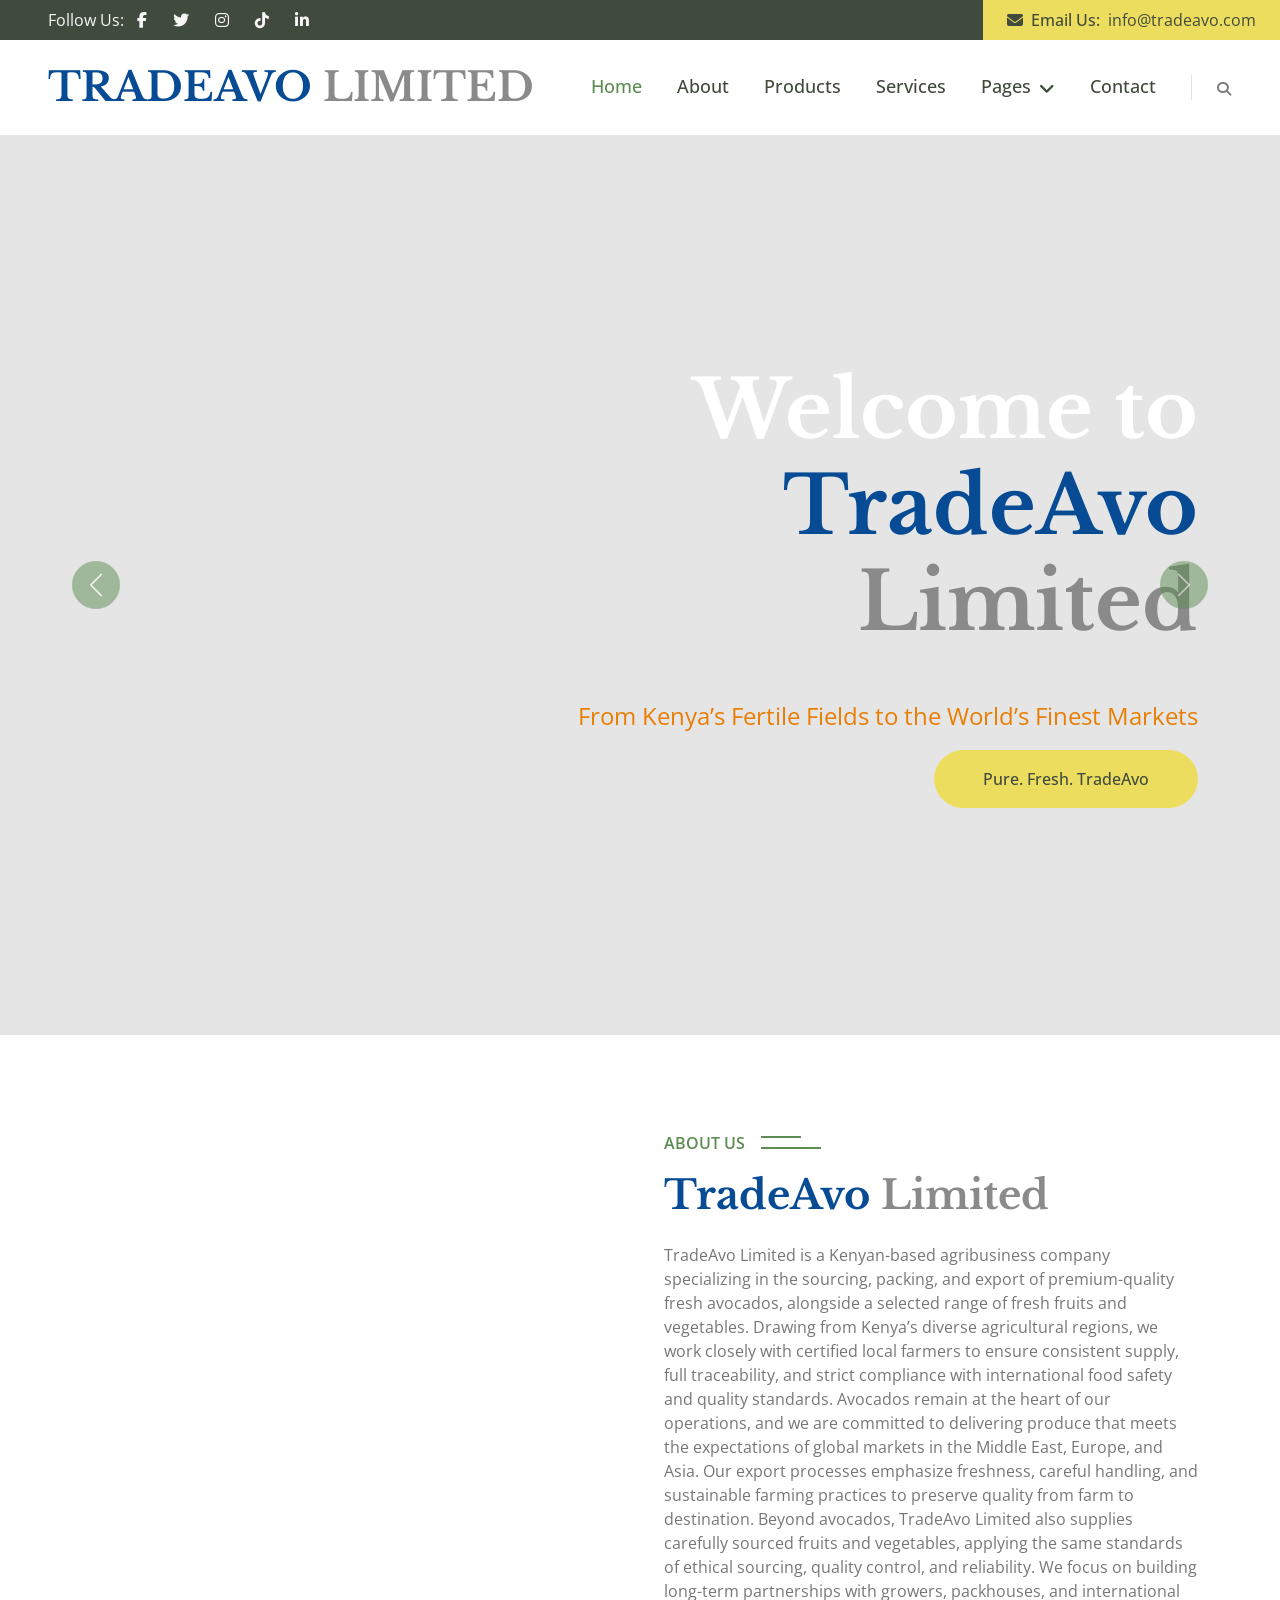
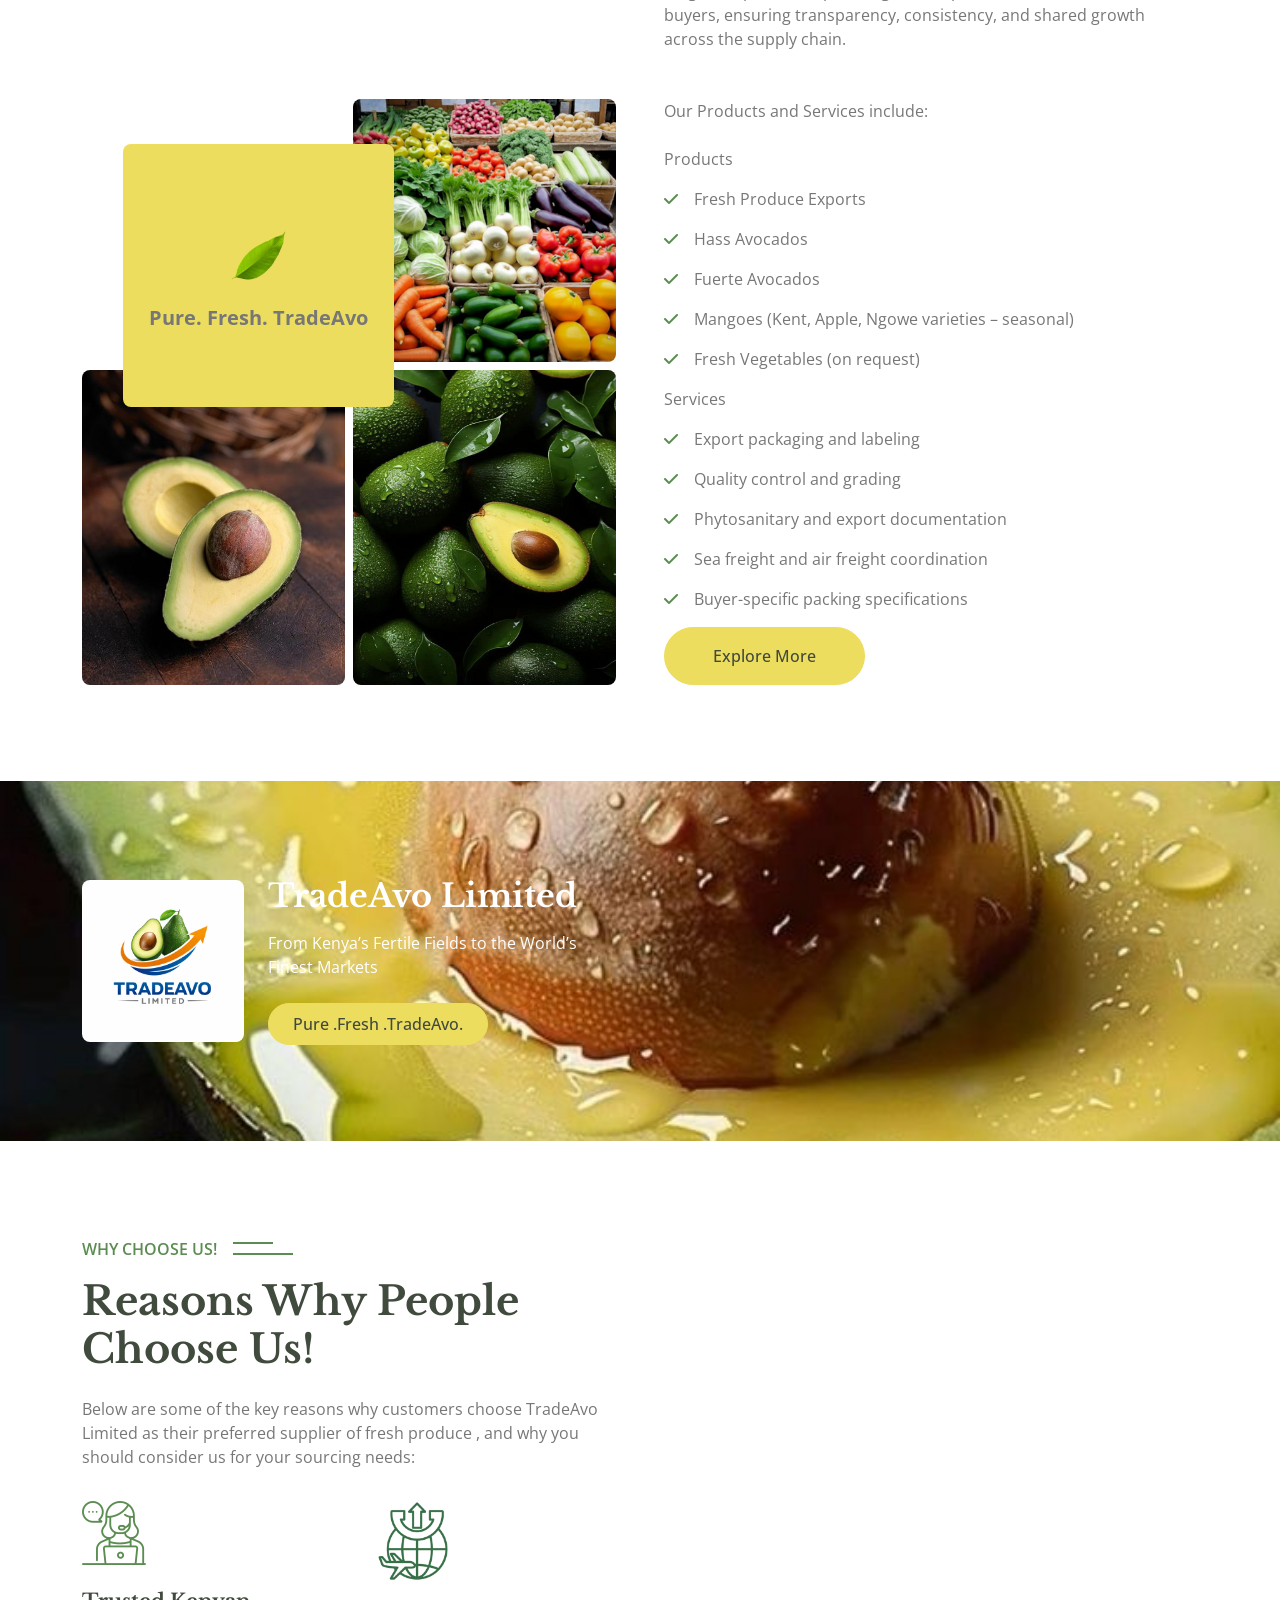
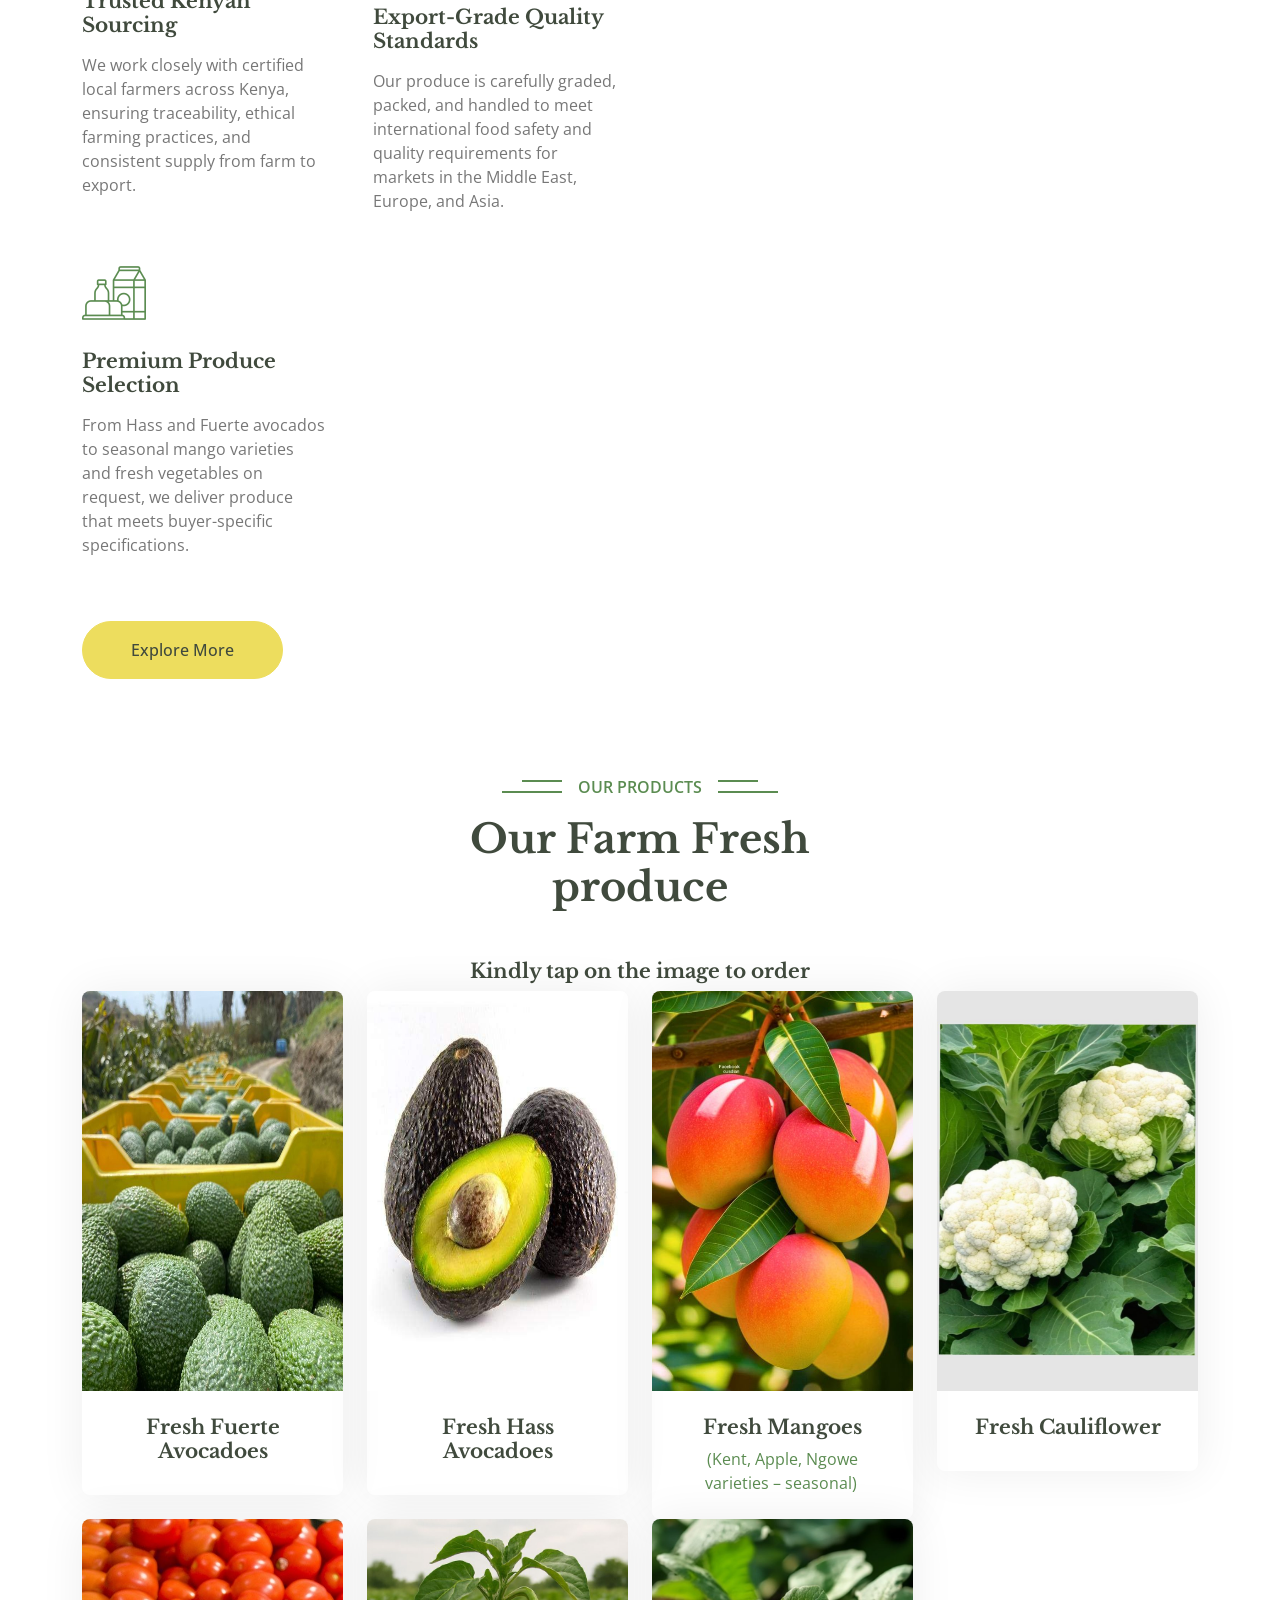
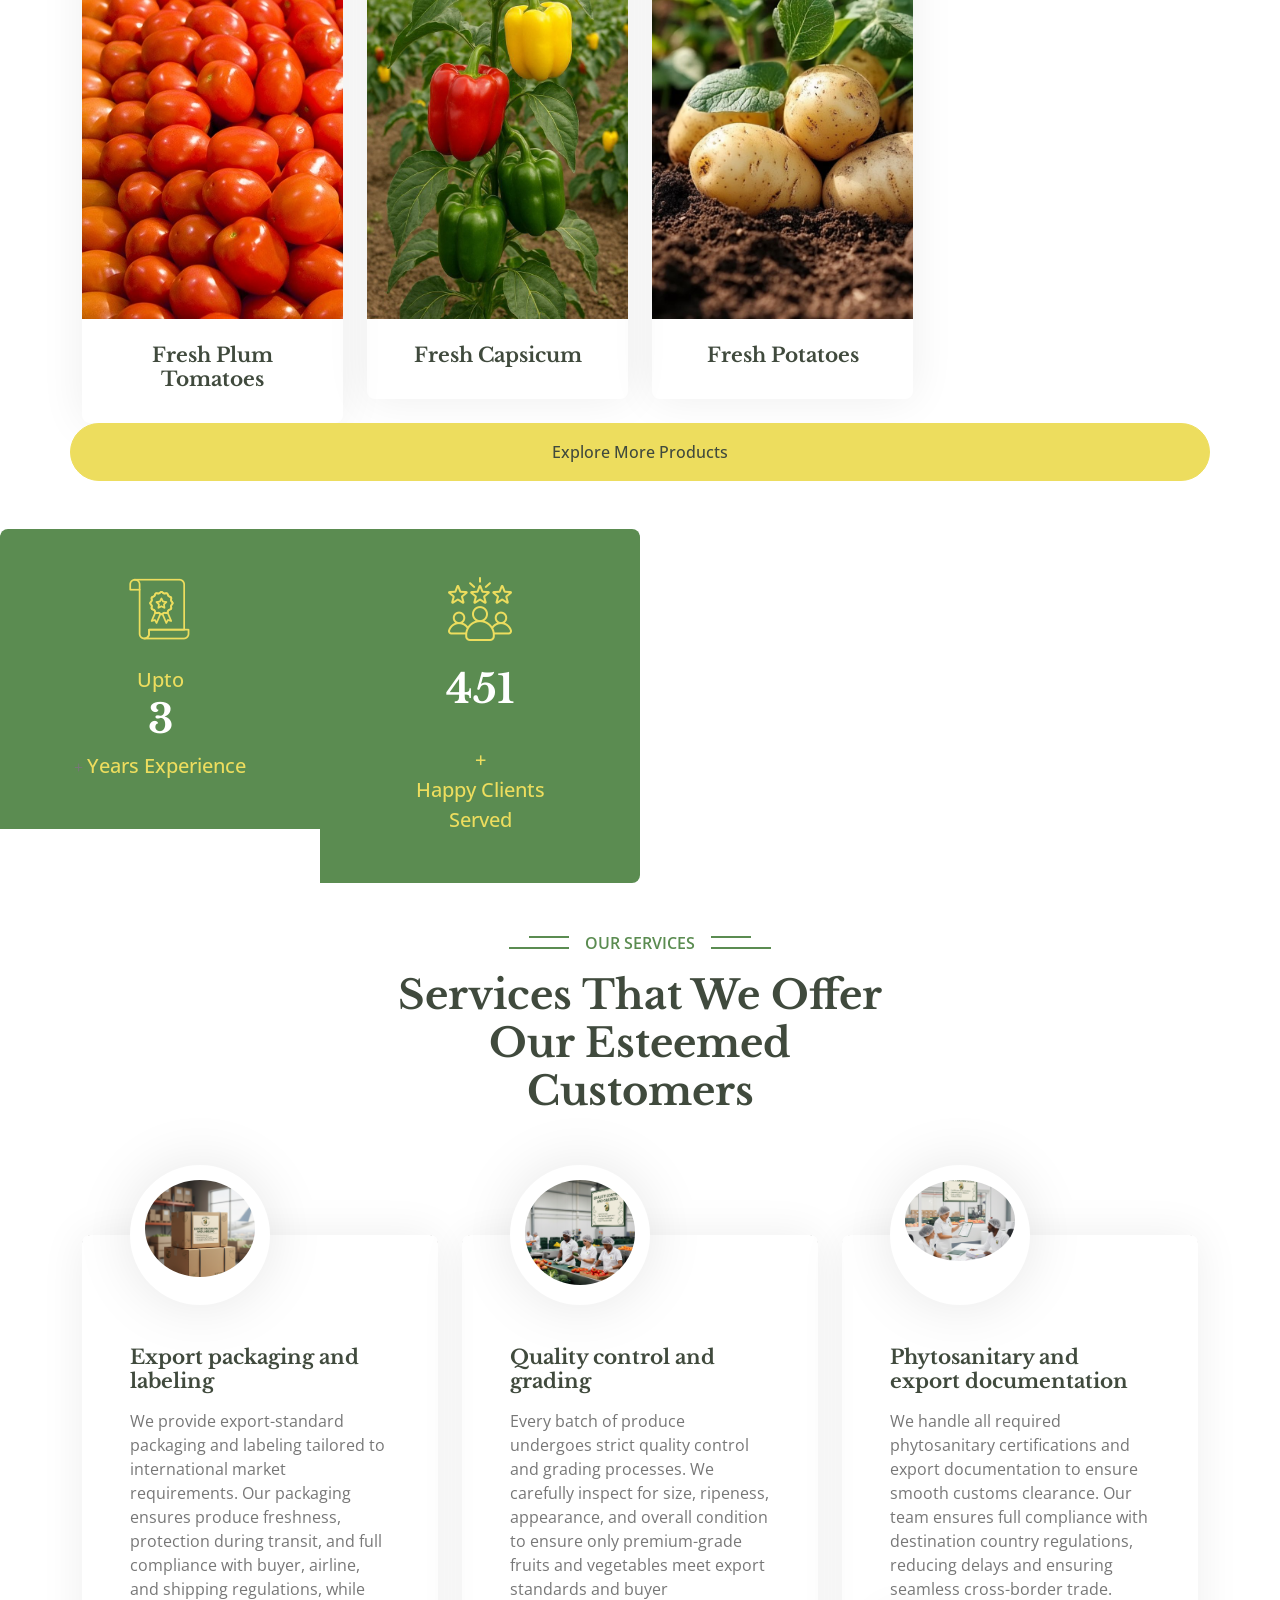
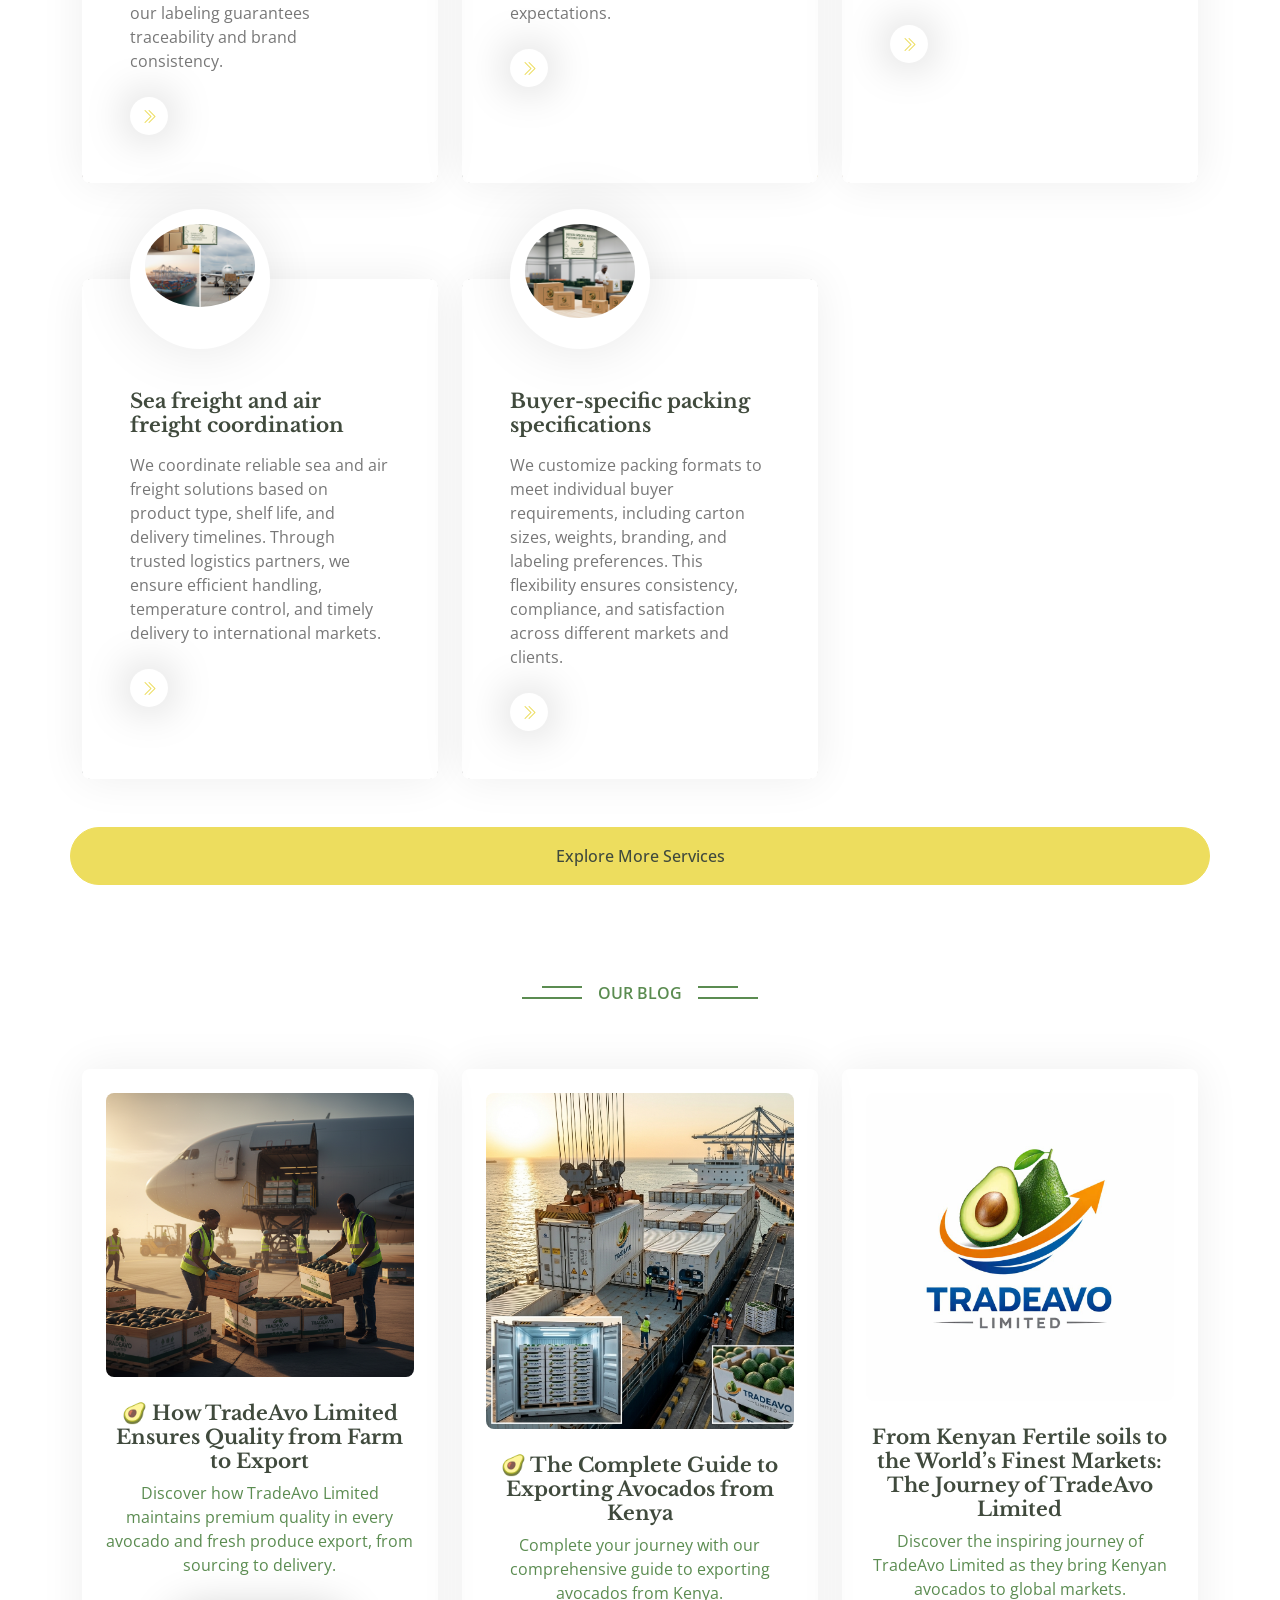
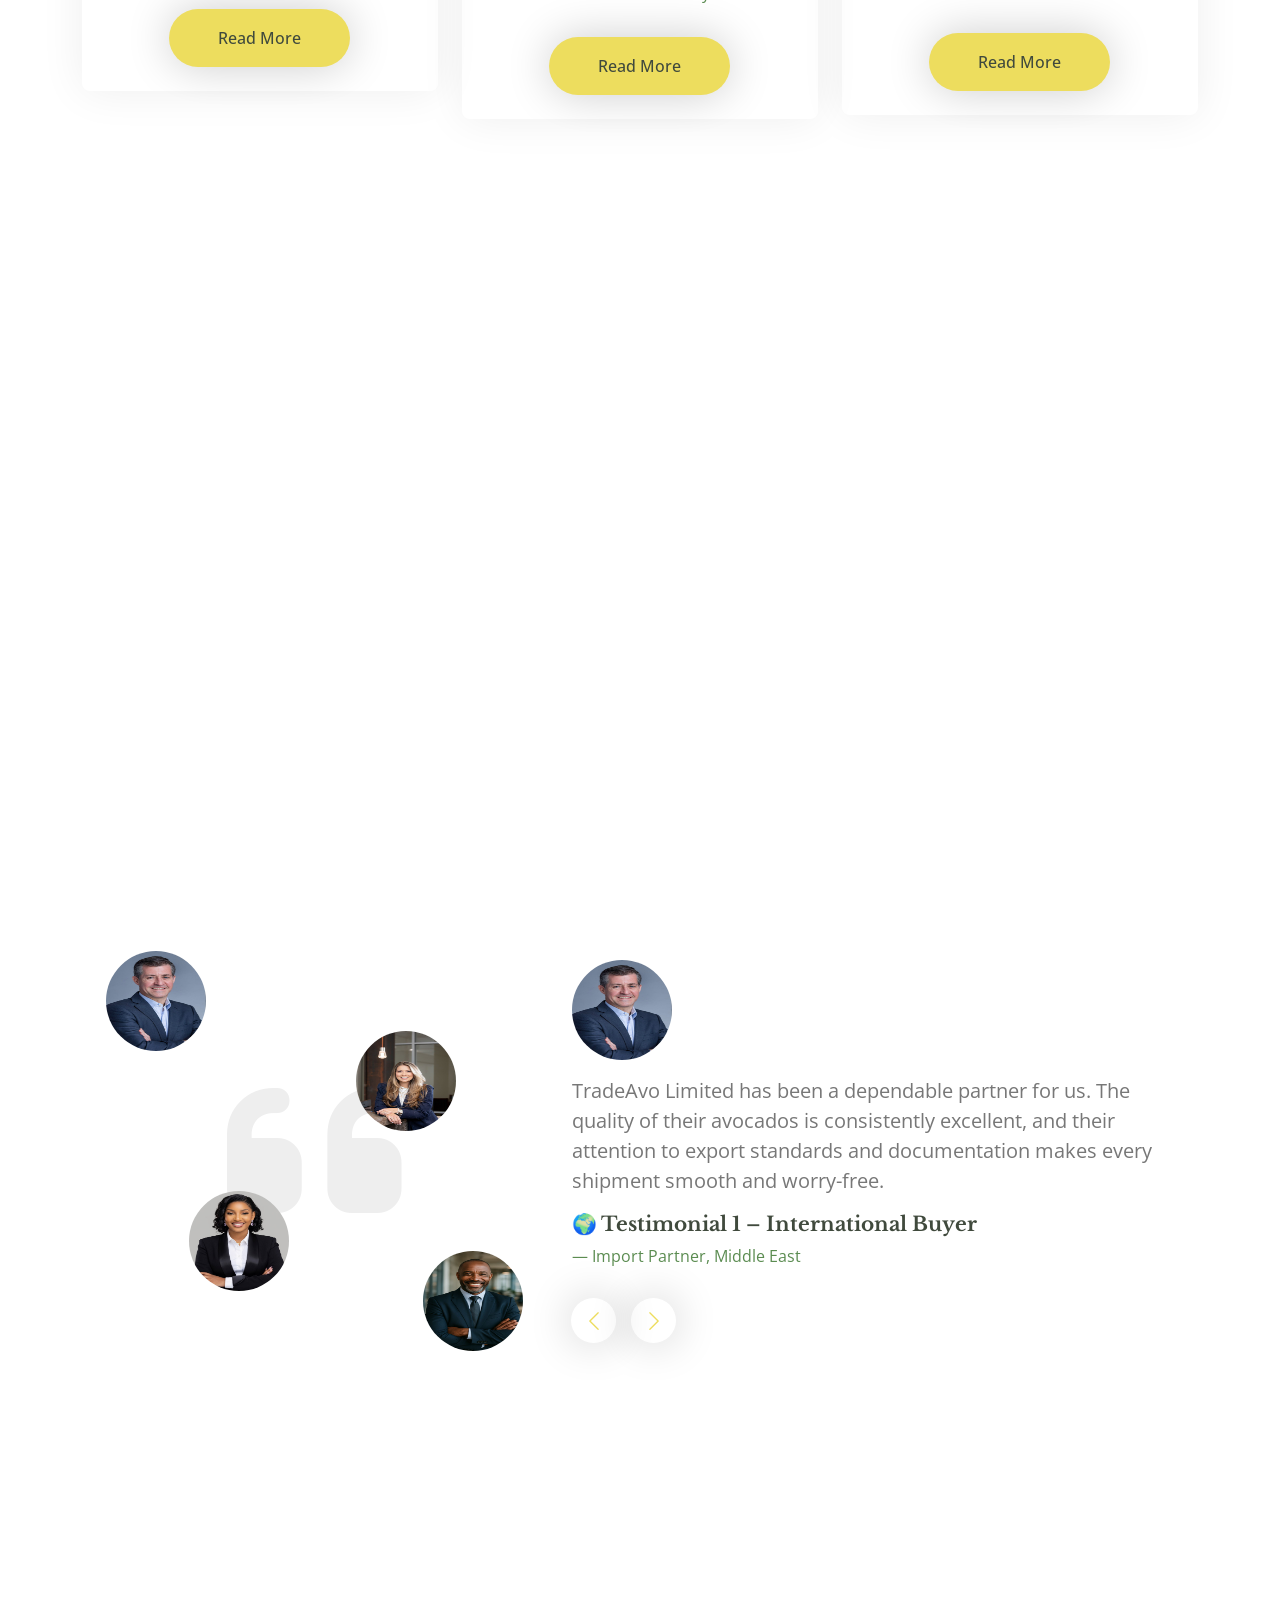
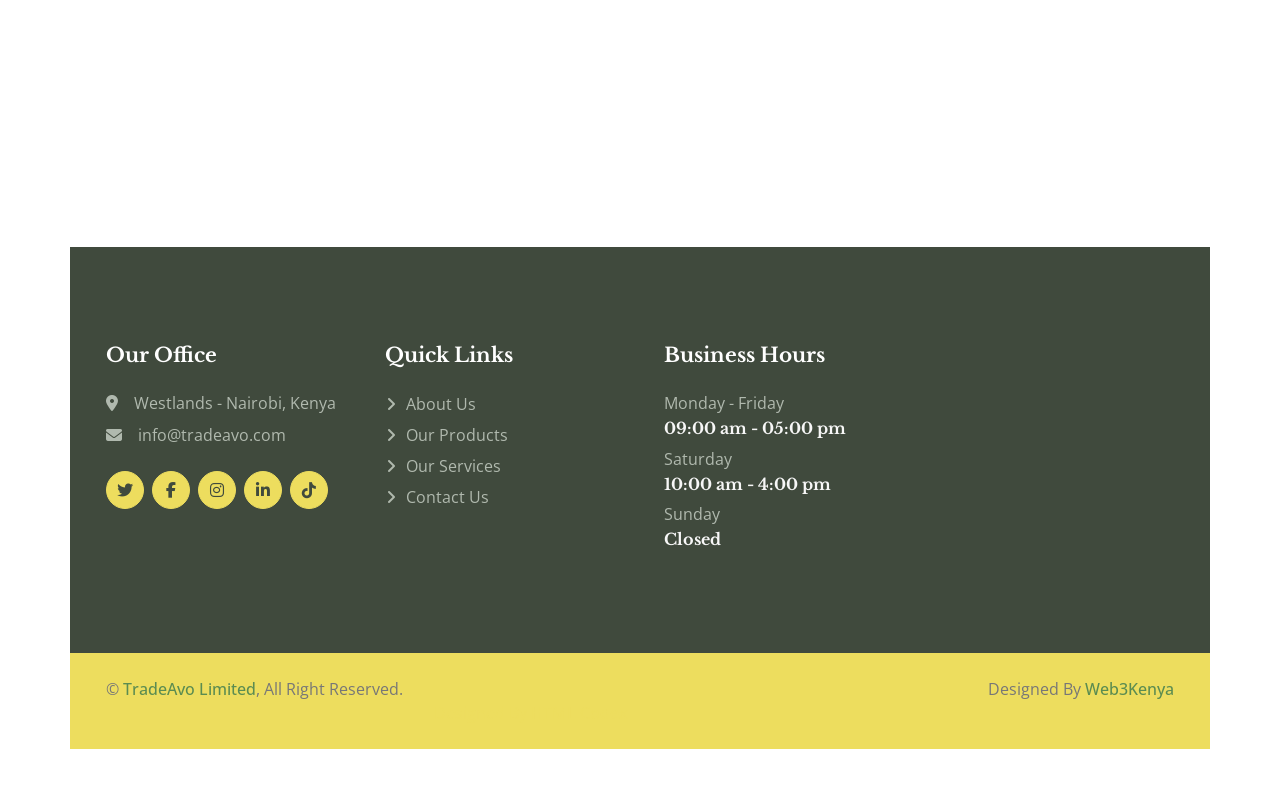
<file: index.html>
<!DOCTYPE html>
<html lang="en">

<head>
    <meta charset="utf-8">
    <title>TRADEAVO LIMITED
    </title>
    <meta content="width=device-width, initial-scale=1.0" name="viewport">
    <meta content="" name="keywords">
    <meta content="TradeAvo Limited is a Kenyan-based agribusiness company specializing in the
                        sourcing, packing, and export of premium-quality fresh avocados, alongside a selected range of
                        fresh fruits and vegetables. Drawing from Kenya’s diverse agricultural regions, we work closely
                        with certified local farmers to ensure consistent supply, full traceability, and strict
                        compliance with international food safety and quality standards." name="description">

    <!-- Favicon -->
    <link href="img\Tradeavo limited logo.jpeg" rel="icon">

    <!-- Google Web Fonts -->
    <link rel="preconnect" href="https://fonts.googleapis.com">
    <link rel="preconnect" href="https://fonts.gstatic.com" crossorigin>
    <link
        href="https://fonts.googleapis.com/css2?family=Libre+Baskerville:wght@700&family=Open+Sans:wght@400;500;600&display=swap"
        rel="stylesheet">

    <!-- Icon Font Stylesheet -->
    <link href="https://cdnjs.cloudflare.com/ajax/libs/font-awesome/5.10.0/css/all.min.css" rel="stylesheet">
    <link rel="stylesheet" href="https://cdnjs.cloudflare.com/ajax/libs/font-awesome/6.5.1/css/all.min.css">
    <link href="https://cdn.jsdelivr.net/npm/bootstrap-icons@1.4.1/font/bootstrap-icons.css" rel="stylesheet">

    <!-- Libraries Stylesheet -->
    <link href="lib/animate/animate.min.css" rel="stylesheet">
    <link href="lib/owlcarousel/assets/owl.carousel.min.css" rel="stylesheet">
    <link href="lib/lightbox/css/lightbox.min.css" rel="stylesheet">

    <!-- Customized Bootstrap Stylesheet -->
    <link href="css/bootstrap.min.css" rel="stylesheet">

    <!-- Template Stylesheet -->
    <link href="css/style.css" rel="stylesheet">
    <link rel="canonical" href="https://www.tradeavo.com/">
</head>

<body>
    <!-- Spinner Start -->
    <div id="spinner"
        class="show bg-white position-fixed translate-middle w-100 vh-100 top-50 start-50 d-flex align-items-center justify-content-center">
        <div class="spinner-border text-primary" role="status" style="width: 3rem; height: 3rem;"></div>
    </div>
    <!-- Spinner End -->


    <!-- Topbar Start -->
    <div class="container-fluid bg-dark px-0">
        <div class="row g-0 d-none d-lg-flex">
            <div class="col-lg-6 ps-5 text-start">
                <div class="h-100 d-inline-flex align-items-center text-light">
                    <span>Follow Us:</span>
                    <a class="btn btn-link text-light" href="https://www.facebook.com/search/top?q=tradeavo%20limited"><i class="fab fa-facebook-f"></i></a>

                    <a class="btn btn-link text-light" href="https://x.com/tradeavo_ltd"><i class="fab fa-twitter"></i></a>
                    <a class="btn btn-link text-light" href="https://www.instagram.com/tradeavo.ltd/"><i class="fab fa-instagram"></i></a>
                    <a class="btn btn-link text-light" href="https://www.tiktok.com/@tradeavo.ltd?lang=en"><i class="fab fa-tiktok"></i></a>
                    <a class="btn btn-link text-light" href="https://www.linkedin.com/in/tradeavo-limited-50039a3bb/"><i class="fab fa-linkedin-in"></i></a>
                </div>
            </div>
            <div class="col-lg-6 text-end">
                <div class="h-100 bg-secondary d-inline-flex align-items-center text-dark py-2 px-4">
                    <span class="me-2 fw-semi-bold"><i class="fa  fa-envelope me-2"></i>Email Us:</span>
                    <span>info@tradeavo.com</span>
                </div>
            </div>
        </div>
    </div>
    <!-- Topbar End -->


    <!-- Navbar Start -->
    <nav class="navbar navbar-expand-lg bg-white navbar-light sticky-top px-4 px-lg-5">
        <a href="index.html" class="navbar-brand d-flex align-items-center">
            <h1 class="m-0" style="color:#074B94;">
                TRADEAVO <span style="color:#8A8A8A;">LIMITED</span>
            </h1>

        </a>
        <button type="button" class="navbar-toggler me-0" data-bs-toggle="collapse" data-bs-target="#navbarCollapse">
            <span class="navbar-toggler-icon"></span>
        </button>
        <div class="collapse navbar-collapse" id="navbarCollapse">
            <div class="navbar-nav ms-auto p-4 p-lg-0">
                <a href="index.html" class="nav-item nav-link active">Home</a>
                <a href="about.html" class="nav-item nav-link">About</a>
                <a href="product.html" class="nav-item nav-link">Products</a>
                <a href="service.html" class="nav-item nav-link">Services</a>

                <div class="nav-item dropdown">
                    <a href="#" class="nav-link dropdown-toggle" data-bs-toggle="dropdown">Pages</a>
                    <div class="dropdown-menu bg-light m-0">
                         <a href="faq.html" class="dropdown-item">FAQ</a>
                         <a href="blog.html" class="dropdown-item">Blog</a>
                        <a href="feature.html" class="dropdown-item">Why Choose Us</a>
                        <a href="socials.html" class="dropdown-item">Our Socials</a>
                        <a href="testimonial.html" class="dropdown-item">Testimonials</a>

                    </div>
                </div>
                <a href="contact.html" class="nav-item nav-link">Contact</a>
            </div>
            <div class="border-start ps-4 d-none d-lg-block">
                <button type="button" class="btn btn-sm p-0"><i class="fa fa-search"></i></button>
            </div>
        </div>
    </nav>
    <!-- Navbar End -->


    <!-- Carousel Start -->
    <div class="container-fluid px-0 mb-5">
        <div id="header-carousel" class="carousel slide" data-bs-ride="carousel">
            <div class="carousel-inner">
                <div class="carousel-item active">
                    <video class="w-100 carousel-video" autoplay muted loop playsinline>
                        <source src="img\TradeAvo Video.mp4" type="video/mp4" style="border-radius: 10%;">
                        TRADEAVO LIMITED
                    </video>
                    <div class="carousel-caption">
                        <div class="container">
                            <div class="row justify-content-end">
                                <div class="col-lg-8 text-end">
                                    <h1 class="display-1 text-white mb-5 animated slideInRight">Welcome to <span
                                            style="color:#074B94;">TradeAvo</span>
                                        <span style="color:#8A8A8A;">Limited</span>
                                    </h1>
                                    <p class="fs-4 text-white"><span style="color: #E97E05;">From Kenya’s Fertile Fields
                                            to the World’s Finest Markets</span>
                                    </p>
                                    <a href=""
                                        class="btn btn-secondary rounded-pill py-3 px-5 animated slideInLeft">Pure.
                                        Fresh. TradeAvo
                                    </a>
                                </div>
                            </div>
                        </div>
                    </div>
                </div>

                <div class="carousel-item ">
                    <img class="w-100" src="img\Tradeavo limited logo.jpeg" alt="Image">
                    <div class="carousel-caption">
                        <div class="container">
                            <div class="row justify-content-end">
                                <div class="col-lg-8 text-end">
                                    <h1 class="display-1 text-white mb-5 animated slideInRight">Welcome to <span
                                            style="color:#074B94;">TradeAvo</span>
                                        <span style="color:#8A8A8A;">Limited</span>
                                    </h1>
                                    <Br>
                                    <Br>
                                    <BR>
                                    <br>
                                    <br>
                                    <br>
                                    <br>
                                    <br>
                                    <br>
                                    <br>



                                    <p class="fs-4 text-white"><span style="color: #E97E05; bottom: 33%;">From Kenya’s
                                            Fertile Fields to the World’s Finest Markets</span>
                                    </p>
                                    <a href="" class="btn btn-secondary rounded-pill py-3 px-5 animated slideInRight"
                                        style="bottom: 22%;">Karibu/Welcome
                                    </a>
                                </div>
                            </div>
                        </div>
                    </div>
                </div>

            </div>
            <button class="carousel-control-prev" type="button" data-bs-target="#header-carousel" data-bs-slide="prev">
                <span class="carousel-control-prev-icon" aria-hidden="true"></span>
                <span class="visually-hidden">Previous</span>
            </button>
            <button class="carousel-control-next" type="button" data-bs-target="#header-carousel" data-bs-slide="next">
                <span class="carousel-control-next-icon" aria-hidden="true"></span>
                <span class="visually-hidden">Next</span>
            </button>
        </div>
    </div>
    <!-- Carousel End -->


    <!-- About Start -->
    <div class="container-xxl py-5">
        <div class="container">
            <div class="row g-5 align-items-end">
                <div class="col-lg-6">
                    <div class="row g-2">
                        <div class="col-6 position-relative wow fadeIn" data-wow-delay="0.7s"
                            style="animation: slideInLeft 0.8s ease forwards; animation-delay: 0.3s;z-index: 10;">
                            <div class="about-experience bg-secondary rounded text-center">
                                <img src="img\leaf illustration.png" alt="fresh leaf"
                                    class="experience-illustration mb-2" style="height: 77px;width: 77px;">
                                <small class="fs-5 fw-bold">Pure. Fresh. TradeAvo</small>
                            </div>

                        </div>
                        <div class="col-6 wow fadeIn" data-wow-delay="0.1s">
                            <img class="img-fluid rounded" src="img\Packed Vegetables  Revered.jpg">
                        </div>
                        <div class="col-6 wow fadeIn" data-wow-delay="0.3s">
                            <img class="img-fluid rounded" src="img\Avocado Revered 2.jpg"
                                style="height: 315px;width: 290px;">
                        </div>
                        <div class="col-6 wow fadeIn" data-wow-delay="0.5s">
                            <img class="img-fluid rounded" src="img\Avocado Revered 1.jpg"
                                style="height: 315px;width: 290px;">
                        </div>
                    </div>
                </div>
                <div class="col-lg-6 wow fadeIn" data-wow-delay="0.5s">
                    <p class="section-title bg-white text-start text-primary pe-3">About Us</p>
                    <h1 class="mb-4"><span style="color:#074B94;">TradeAvo</span>
                        <span style="color:#8A8A8A;">Limited</span>
                    </h1>
                    <p class="mb-4">TradeAvo Limited is a Kenyan-based agribusiness company specializing in the
                        sourcing, packing, and export of premium-quality fresh avocados, alongside a selected range of
                        fresh fruits and vegetables. Drawing from Kenya’s diverse agricultural regions, we work closely
                        with certified local farmers to ensure consistent supply, full traceability, and strict
                        compliance with international food safety and quality standards.

                        Avocados remain at the heart of our operations, and we are committed to delivering produce that
                        meets the expectations of global markets in the Middle East, Europe, and Asia. Our export
                        processes emphasize freshness, careful handling, and sustainable farming practices to preserve
                        quality from farm to destination.

                        Beyond avocados, TradeAvo Limited also supplies carefully sourced fruits and vegetables,
                        applying the same standards of ethical sourcing, quality control, and reliability. We focus on
                        building long-term partnerships with growers, packhouses, and international buyers, ensuring
                        transparency, consistency, and shared growth across the supply chain.
                    </p><br>

                    <p class="mb-4">Our Products and Services include:</p>
                    <p>Products</p>
                    <p><i class="fa fa-check text-primary me-3"></i>Fresh Produce Exports</p>
                    <p><i class="fa fa-check text-primary me-3"></i>Hass Avocados</p>
                    <p><i class="fa fa-check text-primary me-3"></i>Fuerte Avocados</p>
                    <p><i class="fa fa-check text-primary me-3"></i>Mangoes (Kent, Apple, Ngowe varieties – seasonal)
                    </p>
                    <p><i class="fa fa-check text-primary me-3"></i>Fresh Vegetables (on request)</p>
                    <p>Services</p>
                    <p><i class="fa fa-check text-primary me-3"></i>Export packaging and labeling</p>
                    <p><i class="fa fa-check text-primary me-3"></i>Quality control and grading</p>
                    <p><i class="fa fa-check text-primary me-3"></i>Phytosanitary and export documentation</p>
                    <p><i class="fa fa-check text-primary me-3"></i>Sea freight and air freight coordination</p>
                    <p><i class="fa fa-check text-primary me-3"></i>Buyer-specific packing specifications</p>

                    <a class="btn btn-secondary rounded-pill py-3 px-5" href="">Explore More</a>
                </div>
            </div>
        </div>
    </div>
    <!-- About End -->

    <!-- Banner Start -->
    <div class="container-fluid banner my-5 py-5" data-parallax="scroll" data-image-src="img\Watery Avocado TradAvo.jpg">
        <div class="container py-5">
            <div class="row g-5">
                <div class="col-lg-6 wow fadeIn" data-wow-delay="0.3s">
                    <div class="row g-4 align-items-center">
                        <div class="col-sm-4">
                            <img class="img-fluid rounded" src="img\Tradeavo limited logo.jpeg" alt="">
                        </div>
                        <div class="col-sm-8">
                            <h2 class="text-white mb-3">TradeAvo Limited</h2>
                            <p class="text-white mb-4">From Kenya’s Fertile Fields to the World’s Finest Markets</p>
                            <a class="btn btn-secondary rounded-pill py-2 px-4" href="">Pure .Fresh .TradeAvo.</a>
                        </div>
                    </div>
                </div>

            </div>
        </div>
    </div>
    <!-- Banner End -->


    <!-- Features Start -->
    <div class="container-xxl py-5">
        <div class="container">
            <div class="row g-5 align-items-center">
                <div class="col-lg-6 wow fadeInUp" data-wow-delay="0.1s">
                    <p class="section-title bg-white text-start text-primary pe-3">Why Choose Us!</p>
                    <h1 class="mb-4"> Reasons Why People Choose Us!</h1>
                    <p class="mb-4">Below are some of the key reasons why customers choose TradeAvo Limited as their preferred supplier of fresh produce , and why you should
                        consider us for your sourcing needs:
                    </p>
                    <div class="row g-5 pt-2 mb-5">
                        <div class="col-sm-6">
                            <img class="img-fluid mb-4" src="img/service.png" alt="">
                            <h5 class="mb-3">Trusted Kenyan Sourcing</h5>
                            <span>We work closely with certified local farmers across Kenya, ensuring traceability,
                                ethical farming practices, and consistent supply from farm to export.</span>
                        </div>
                        <div class="col-sm-6">
                            <img class="img-fluid mb-4" src="img\export.png" alt="" style="height: 80px; width: 80px;">
                            <h5 class="mb-3">Export-Grade Quality Standards</h5>
                            <span>Our produce is carefully graded, packed, and handled to meet international food safety
                                and quality requirements for markets in the Middle East, Europe, and Asia.</span>
                        </div>
                        <div class="col-sm-6">
                            <img class="img-fluid mb-4" src="img/product.png" alt="">
                            <h5 class="mb-3">Premium Produce Selection</h5>
                            <span>From Hass and Fuerte avocados to seasonal mango varieties and fresh vegetables on
                                request, we deliver produce that meets buyer-specific specifications.</span>
                        </div>
                    </div>

                    <a class="btn btn-secondary rounded-pill py-3 px-5 mt-3" href="feature.html">Explore More</a>
                </div>

            </div>
        </div>
    </div>
    <!-- Features End -->




    <!-- Product Start -->
    <div class="container-xxl py-5">
        <div class="container">
            <div class="text-center mx-auto wow fadeInUp" data-wow-delay="0.1s" style="max-width: 500px;">
                <p class="section-title bg-white text-center text-primary px-3">Our Products</p>
                <h1 class="mb-5">Our Farm Fresh produce</h1>
                <H5>Kindly tap on the image to order </H5>
            </div>
            <div class="row gx-4">
                <div class="col-md-6 col-lg-4 col-xl-3 wow fadeInUp" data-wow-delay="0.1s">
                    <div class="product-item">
                        <div class="position-relative">
                            <img class="img-fluid" src="img\Packed Avocadoes Revered.jpg" alt=""
                                style="width: 100%;height: 400px;">
                            <div class="product-overlay">

                                <a class="btn btn-square btn-secondary rounded-circle m-1"
                                    href="https://wa.me/254722787851"><i class="bi bi-cart"></i></a>
                            </div>
                        </div>
                        <div class="text-center p-4">
                            <a class="d-block h5" href="">Fresh Fuerte Avocadoes</a>

                        </div>
                    </div>
                </div>
                <div class="col-md-6 col-lg-4 col-xl-3 wow fadeInUp" data-wow-delay="0.3s">
                    <div class="product-item">
                        <div class="position-relative">
                            <img class="img-fluid" src="img\Product Fresh Hass Avocadoes.jpg" alt=""
                                style="width: 100%;height: 400px;">
                            <div class="product-overlay">
                                <a class="btn btn-square btn-secondary rounded-circle m-1"
                                    href="https://wa.me/254722787851"><i class="bi bi-cart"></i></a>
                            </div>
                        </div>
                        <div class="text-center p-4">
                            <a class="d-block h5" href="">Fresh Hass Avocadoes</a>
                           

                        </div>
                    </div>
                </div>
                <div class="col-md-6 col-lg-4 col-xl-3 wow fadeInUp" data-wow-delay="0.3s">
                    <div class="product-item">
                        <div class="position-relative">
                            <img class="img-fluid" src="img\Product Mangoes Revered 1.jpg" alt=""
                                style="width: 100%;height: 400px;">
                            <div class="product-overlay">
                                <a class="btn btn-square btn-secondary rounded-circle m-1"
                                    href="https://wa.me/254722787851"><i class="bi bi-cart"></i></a>
                            </div>
                        </div>
                        <div class="text-center p-4">
                            <a class="d-block h5" href="">Fresh Mangoes</a>
                            <span class="text-primary me-1">(Kent, Apple, Ngowe varieties – seasonal)</span>

                        </div>
                    </div>
                </div>
                <div class="col-md-6 col-lg-4 col-xl-3 wow fadeInUp" data-wow-delay="0.5s">
                    <div class="product-item">
                        <div class="position-relative">
                            <img class="img-fluid" src="img\Product Cauliflower Revered.jpg" alt=""
                                style="width: 100%;height: 400px;">
                            <div class="product-overlay">
                                <a class="btn btn-square btn-secondary rounded-circle m-1"
                                    href="https://wa.me/254722787851"><i class="bi bi-cart"></i></a>
                            </div>
                        </div>
                        <div class="text-center p-4">
                            <a class="d-block h5" href="">Fresh Cauliflower</a>

                        </div>
                    </div>
                </div>
                <div class="col-md-6 col-lg-4 col-xl-3 wow fadeInUp" data-wow-delay="0.5s">
                    <div class="product-item">
                        <div class="position-relative">
                            <img class="img-fluid" src="img\Product Plum tomatoes Revered.jpg" alt=""
                                style="width: 100%;height: 400px;">
                            <div class="product-overlay">
                                <a class="btn btn-square btn-secondary rounded-circle m-1"
                                    href="https://wa.me/254722787851"><i class="bi bi-cart"></i></a>
                            </div>
                        </div>
                        <div class="text-center p-4">
                            <a class="d-block h5" href="">Fresh Plum Tomatoes</a>

                        </div>
                    </div>
                </div>
                <div class="col-md-6 col-lg-4 col-xl-3 wow fadeInUp" data-wow-delay="0.7s">
                    <div class="product-item">
                        <div class="position-relative">
                            <img class="img-fluid" src="img\Product Capsicum Revered.jpg" alt=""
                                style="width: 100%;height: 400px;">
                            <div class="product-overlay">
                                <a class="btn btn-square btn-secondary rounded-circle m-1"
                                    href="https://wa.me/254722787851"><i class="bi bi-cart"></i></a>
                            </div>
                        </div>
                        <div class="text-center p-4">
                            <a class="d-block h5" href="">Fresh Capsicum</a>

                        </div>
                    </div>
                </div>

                <div class="col-md-6 col-lg-4 col-xl-3 wow fadeInUp" data-wow-delay="0.5s">
                    <div class="product-item">
                        <div class="position-relative">
                            <img class="img-fluid" src="img\Product Potatoes Revered.jpg" alt=""
                                style="width: 100%;height: 400px;">
                            <div class="product-overlay">
                                <a class="btn btn-square btn-secondary rounded-circle m-1"
                                    href="https://wa.me/254722787851"><i class="bi bi-cart"></i></a>
                            </div>
                        </div>
                        <div class="text-center p-4">
                            <a class="d-block h5" href="">Fresh Potatoes</a>

                        </div>
                    </div>
                </div>
                <a href="product.html"
                    class="btn btn-secondary rounded-pill py-3 px-5 animated slideInRight align-items-center">Explore
                    More Products</a>
            </div>
        </div>
    </div>
    <!-- Product End -->


    <div class="col-lg-6">
        <div class="rounded overflow-hidden">
            <div class="row g-0">
                <div class="col-sm-6 wow fadeIn" data-wow-delay="0.1s">
                    <div class="text-center bg-primary py-5 px-4">
                        <img class="img-fluid mb-4" src="img/experience.png" alt=""><br>
                        <span class="fs-5 fw-semi-bold text-secondary">Upto</span>
                        <h1 class="display-6 text-white" data-toggle="counter-up">5</h1><span>+</span>
                        <span class="fs-5 fw-semi-bold text-secondary">Years Experience</span>
                    </div>
                </div>

                <div class="col-sm-6 wow fadeIn" data-wow-delay="0.7s">
                    <div class="text-center bg-primary py-5 px-4">
                        <img class="img-fluid mb-4" src="img/client.png" alt="">
                        <h1 class="display-6 text-white" data-toggle="counter-up">777</h1><br>
                        <span class="fs-5 fw-semi-bold text-secondary">+</span><br>
                        <span class="fs-5 fw-semi-bold text-secondary">Happy Clients</span><br>
                        <span class="fs-5 fw-semi-bold text-secondary">Served</span>
                    </div>
                </div>
            </div>
        </div>
    </div>



    <!-- Service Start -->
    <div class="container-xxl py-5">
        <div class="container">
            <div class="text-center mx-auto pb-4 wow fadeInUp" data-wow-delay="0.1s" style="max-width: 500px;">
                <p class="section-title bg-white text-center text-primary px-3">Our Services</p>
                <h1 class="mb-5">Services That We Offer Our Esteemed Customers</h1>
            </div>
            <div class="row gy-5 gx-4">
                <div class="col-lg-4 col-md-6 pt-5 wow fadeInUp" data-wow-delay="0.1s">
                    <div class="service-item d-flex h-100">
                        <div class="service-img">
                            <img class="img-fluid" src="img\Service Export Packaging and labelling.png" alt="">
                        </div>
                        <div class="service-text p-5 pt-0">
                            <div class="service-icon">
                                <img class="img-fluid rounded-circle"
                                    src="img\Service Export Packaging and labelling.png" alt="">
                            </div>
                            <h5 class="mb-3">Export packaging and labeling</h5>
                            <p class="mb-4">We provide export-standard packaging and labeling tailored to international
                                market requirements. Our packaging ensures produce freshness, protection during transit,
                                and full compliance with buyer, airline, and shipping regulations, while our labeling
                                guarantees traceability and brand consistency.</p>
                            <a class="btn btn-square rounded-circle" href=""><i
                                    class="bi bi-chevron-double-right"></i></a>
                        </div>
                    </div>
                </div>
                <div class="col-lg-4 col-md-6 pt-5 wow fadeInUp" data-wow-delay="0.3s">
                    <div class="service-item d-flex h-100">
                        <div class="service-img">
                            <img class="img-fluid" src="img\Service Quality control and grading.png" alt="">
                        </div>
                        <div class="service-text p-5 pt-0">
                            <div class="service-icon">
                                <img class="img-fluid rounded-circle" src="img\Service Quality control and grading.png"
                                    alt="">
                            </div>
                            <h5 class="mb-3">Quality control and grading</h5>
                            <p class="mb-4">Every batch of produce undergoes strict quality control and grading
                                processes. We carefully inspect for size, ripeness, appearance, and overall condition to
                                ensure only premium-grade fruits and vegetables meet export standards and buyer
                                expectations.</p>
                            <a class="btn btn-square rounded-circle" href=""><i
                                    class="bi bi-chevron-double-right"></i></a>
                        </div>
                    </div>
                </div>
                <div class="col-lg-4 col-md-6 pt-5 wow fadeInUp" data-wow-delay="0.5s">
                    <div class="service-item d-flex h-100">
                        <div class="service-img">
                            <img class="img-fluid" src="img\Service Phytosanitary.png" alt="">
                        </div>
                        <div class="service-text p-5 pt-0">
                            <div class="service-icon">
                                <img class="img-fluid rounded-circle" src="img\Service Phytosanitary.png" alt="">
                            </div>
                            <h5 class="mb-3">Phytosanitary and export documentation</h5>
                            <p class="mb-4">We handle all required phytosanitary certifications and export documentation
                                to ensure smooth customs clearance. Our team ensures full compliance with destination
                                country regulations, reducing delays and ensuring seamless cross-border trade.</p>
                            <a class="btn btn-square rounded-circle" href=""><i
                                    class="bi bi-chevron-double-right"></i></a>
                        </div>
                    </div>
                </div>
                <div class="col-lg-4 col-md-6 pt-5 wow fadeInUp" data-wow-delay="0.3s">
                    <div class="service-item d-flex h-100">
                        <div class="service-img">
                            <img class="img-fluid" src="img\Service Sea Freight and air freight coordination.png"
                                alt="">
                        </div>
                        <div class="service-text p-5 pt-0">
                            <div class="service-icon">
                                <img class="img-fluid rounded-circle"
                                    src="img\Service Sea Freight and air freight coordination.png" alt="">
                            </div>
                            <h5 class="mb-3">Sea freight and air freight coordination</h5>
                            <p class="mb-4">We coordinate reliable sea and air freight solutions based on product type,
                                shelf life, and delivery timelines. Through trusted logistics partners, we ensure
                                efficient handling, temperature control, and timely delivery to international markets.
                            </p>
                            <a class="btn btn-square rounded-circle" href=""><i
                                    class="bi bi-chevron-double-right"></i></a>
                        </div>
                    </div>
                </div>
                <div class="col-lg-4 col-md-6 pt-5 wow fadeInUp" data-wow-delay="0.3s">
                    <div class="service-item d-flex h-100">
                        <div class="service-img">
                            <img class="img-fluid" src="img\Service Buyer Specific Packing specifications.png" alt="">
                        </div>
                        <div class="service-text p-5 pt-0">
                            <div class="service-icon">
                                <img class="img-fluid rounded-circle"
                                    src="img\Service Buyer Specific Packing specifications.png" alt="">
                            </div>
                            <h5 class="mb-3">Buyer-specific packing specifications</h5>
                            <p class="mb-4">We customize packing formats to meet individual buyer requirements,
                                including carton sizes, weights, branding, and labeling preferences. This flexibility
                                ensures consistency, compliance, and satisfaction across different markets and clients.
                            </p>
                            <a class="btn btn-square rounded-circle" href=""><i
                                    class="bi bi-chevron-double-right"></i></a>
                        </div>
                    </div>
                </div>
                <a href="service.html"
                    class="btn btn-secondary rounded-pill py-3 px-5 animated slideInRight align-items-center">Explore
                    More Services</a>
            </div>
        </div>
    </div>
    <!-- Service End -->







    <!-- Team Start -->
    <div class="container-xxl py-5">
        <div class="container">
            <div class="text-center mx-auto wow fadeInUp" data-wow-delay="0.1s" style="max-width: 500px;">
                <p class="section-title bg-white text-center text-primary px-3">Our Blog</p>
                <h1 class="mb-5"></h1>
            </div>
            <div class="row g-4">
                <div class="col-lg-4 col-md-6 wow fadeInUp" data-wow-delay="0.1s">
                    <div class="team-item rounded p-4">
                        <img class="img-fluid rounded mb-4" src="img\tradeavo airport crates.png" alt="">
                        <a href="https://medium.com/@tradeavo.2026/how-tradeavo-limited-ensures-quality-from-farm-to-export-704ad12ffaa4">
                            <h5>🥑 How TradeAvo Limited Ensures Quality from Farm to Export</h5>
                        </a>
                        <a href="https://medium.com/@tradeavo.2026/how-tradeavo-limited-ensures-quality-from-farm-to-export-704ad12ffaa4">
                             <p class="text-primary">Discover how TradeAvo Limited maintains premium quality in every avocado and fresh produce export, from sourcing to delivery.</p>
                        </a>

                    
                        <div class="d-flex justify-content-center">
                            <a class="btn btn-secondary rounded-pill py-3 px-5 mt-3" href="https://medium.com/@tradeavo.2026/how-tradeavo-limited-ensures-quality-from-farm-to-export-704ad12ffaa4">Read More</a>
                        </div>
                    </div>
                </div>

                <div class="col-lg-4 col-md-6 wow fadeInUp" data-wow-delay="0.1s">
                    <div class="team-item rounded p-4">
                        <img class="img-fluid rounded mb-4" src="img\tradeavo sea freight.png" alt="">
                        <a href="https://medium.com/@tradeavo.2026/the-complete-guide-to-exporting-avocados-from-kenya-01683203db90">
                            <h5>🥑 The Complete Guide to Exporting Avocados from Kenya</h5>
                        </a>
                        <a href="https://medium.com/@tradeavo.2026/the-complete-guide-to-exporting-avocados-from-kenya-01683203db90">
                             <p class="text-primary">Complete your journey with our comprehensive guide to exporting avocados from Kenya.</p>
                        </a>

                    
                        <div class="d-flex justify-content-center">
                           <a class="btn btn-secondary rounded-pill py-3 px-5 mt-3" href="https://medium.com/@tradeavo.2026/the-complete-guide-to-exporting-avocados-from-kenya-01683203db90">Read More</a>
                        </div>
                    </div>
                </div>

                <div class="col-lg-4 col-md-6 wow fadeInUp" data-wow-delay="0.1s">
                    <div class="team-item rounded p-4">
                        <img class="img-fluid rounded mb-4" src="img\Tradeavo limited logo.jpeg" alt="">
                        <a href="https://medium.com/@tradeavo.2026/from-kenyan-fertile-soils-to-the-worlds-finest-markets-the-journey-of-tradeavo-limited-ea60b07fcaa7">
                            <h5>From Kenyan Fertile soils to the World’s Finest Markets: The Journey of TradeAvo Limited</h5>
                        </a>
                        <a href="https://medium.com/@tradeavo.2026/from-kenyan-fertile-soils-to-the-worlds-finest-markets-the-journey-of-tradeavo-limited-ea60b07fcaa7">
                             <p class="text-primary">Discover the inspiring journey of TradeAvo Limited as they bring Kenyan avocados to global markets.</p>
                        </a>

                    
                        <div class="d-flex justify-content-center">
                           <a class="btn btn-secondary rounded-pill py-3 px-5 mt-3" href="https://medium.com/@tradeavo.2026/from-kenyan-fertile-soils-to-the-worlds-finest-markets-the-journey-of-tradeavo-limited-ea60b07fcaa7">Read More</a>
                        </div>
                    </div>
                </div>
                

                
            

            </div>
        </div>
    </div>
    <!-- Team End -->

    <!-- FAQs Start -->
    <div class="container-xxl py-5">
        <div class="container">
            <div class="text-center mx-auto wow fadeInUp" data-wow-delay="0.1s" style="max-width: 500px;">
                <h1 class="display-6">FAQs</h1>
                <p class="text-primary fs-5 mb-5">Frequently Asked Questions</p>
            </div>
            <div class="row justify-content-center">
                <div class="col-lg-10">
                    <div class="accordion" id="accordionExample">
                        <div class="accordion-item wow fadeInUp" data-wow-delay="0.1s">
                            <h2 class="accordion-header" id="headingOne">
                                <button class="accordion-button" type="button" data-bs-toggle="collapse"
                                    data-bs-target="#collapseOne" aria-expanded="true" aria-controls="collapseOne">
                                    What does TradeAvo Limited specialize in?
                                </button>
                            </h2>
                            <div id="collapseOne" class="accordion-collapse collapse show" aria-labelledby="headingOne"
                                data-bs-parent="#accordionExample">
                                <div class="accordion-body">
                                    TradeAvo Limited is a Kenyan agribusiness company specializing in the sourcing,
                                    packing, and export of premium-quality avocados and fresh produce to international
                                    markets, with a strong focus on quality, traceability, and reliability.
                                </div>
                            </div>
                        </div>
                        <div class="accordion-item wow fadeInUp" data-wow-delay="0.2s">
                            <h2 class="accordion-header" id="headingTwo">
                                <button class="accordion-button collapsed" type="button" data-bs-toggle="collapse"
                                    data-bs-target="#collapseTwo" aria-expanded="false" aria-controls="collapseTwo">
                                    Why is TradeAvo Limited a reliable avocado exporter?
                                </button>
                            </h2>
                            <div id="collapseTwo" class="accordion-collapse collapse" aria-labelledby="headingTwo"
                                data-bs-parent="#accordionExample">
                                <div class="accordion-body">
                                    TradeAvo Limited is a reliable avocado exporter because it combines certified
                                    sourcing, strict quality control, export-standard packaging, and efficient logistics
                                    to deliver consistent, high-quality produce to global markets.
                                </div>
                            </div>
                        </div>
                        <div class="accordion-item wow fadeInUp" data-wow-delay="0.3s">
                            <h2 class="accordion-header" id="headingThree">
                                <button class="accordion-button collapsed" type="button" data-bs-toggle="collapse"
                                    data-bs-target="#collapseThree" aria-expanded="false" aria-controls="collapseThree">
                                    Where is TradeAvo Limited located?
                                </button>
                            </h2>
                            <div id="collapseThree" class="accordion-collapse collapse" aria-labelledby="headingThree"
                                data-bs-parent="#accordionExample">
                                <div class="accordion-body">
                                    TradeAvo Limited is based in Kenya and sources avocados from key agricultural
                                    regions known for producing high-quality export-grade fruit.
                                </div>
                            </div>
                        </div>
                        <div class="accordion-item wow fadeInUp" data-wow-delay="0.4s">
                            <h2 class="accordion-header" id="headingFour">
                                <button class="accordion-button collapsed" type="button" data-bs-toggle="collapse"
                                    data-bs-target="#collapseFour" aria-expanded="true" aria-controls="collapseFour">
                                    What types of avocados does TradeAvo Limited export?
                                </button>
                            </h2>
                            <div id="collapseFour" class="accordion-collapse collapse" aria-labelledby="headingFour"
                                data-bs-parent="#accordionExample">
                                <div class="accordion-body">
                                    TradeAvo Limited exports Hass and Fuerte avocados, carefully selected and graded to
                                    meet international market standards and buyer specifications.
                                </div>
                            </div>
                        </div>
                        <div class="accordion-item wow fadeInUp" data-wow-delay="0.5s">
                            <h2 class="accordion-header" id="headingFive">
                                <button class="accordion-button collapsed" type="button" data-bs-toggle="collapse"
                                    data-bs-target="#collapseFive" aria-expanded="false" aria-controls="collapseFive">
                                    What makes TradeAvo Limited’s avocados high quality?
                                </button>
                            </h2>
                            <div id="collapseFive" class="accordion-collapse collapse" aria-labelledby="headingFive"
                                data-bs-parent="#accordionExample">
                                <div class="accordion-body">
                                    TradeAvo Limited ensures high-quality avocados through proper harvesting, strict
                                    grading, careful handling, and adherence to international export standards
                                </div>
                            </div>
                        </div>

                        </div>
                </div>


        <!-- Testimonial Start -->
    <div class="container-xxl py-5">
        <div class="container">
            <div class="text-center mx-auto wow fadeInUp" data-wow-delay="0.1s" style="max-width: 500px;">
                <p class="section-title bg-white text-center text-primary px-3">Testimonials</p>
                <h1 class="mb-5">What People Say About TradeAvo Limited</h1>
            </div>
            <div class="row g-5 align-items-center">
                <div class="col-lg-5 wow fadeInUp" data-wow-delay="0.1s">
                    <div class="testimonial-img">
                        <img class="img-fluid animated pulse infinite" src="img\tradeavo_test1.jpeg" alt="">
                        <img class="img-fluid animated pulse infinite" src="img\tradeavo_test2.jpeg" alt="">
                        <img class="img-fluid animated pulse infinite" src="img\tradeavo_test3.jpeg" alt="">
                        <img class="img-fluid animated pulse infinite" src="img\tradeavo_test4.jpeg" alt="">
                    </div>
                </div>
                <div class="col-lg-7 wow fadeInUp" data-wow-delay="0.5s">
                    <div class="owl-carousel testimonial-carousel">
                        <div class="testimonial-item">
                            <img class="img-fluid mb-3" src="img\tradeavo_test1.jpeg" alt="">
                            <p class="fs-5">TradeAvo Limited has been a dependable partner for us. The
                                quality of their avocados is consistently excellent, and their attention to export
                                standards and documentation makes every shipment smooth and worry-free.
                            </p>
                            <h5>🌍 Testimonial 1 – International Buyer</h5>
                            <span class="text-primary">— Import Partner, Middle East</span>
                        </div>
                        <div class="testimonial-item">
                            <img class="img-fluid mb-3" src="img\tradeavo_test2.jpeg" alt="">
                            <p class="fs-5">What stands out about TradeAvo Limited is their professionalism
                                at every stage — from sourcing and grading to packaging and logistics. Their produce
                                arrives fresh, well-packed, and exactly to specification.
                            </p>
                            <h5>🍃 Testimonial 2 – Fresh Produce Distributor</h5>
                            <span class="text-primary">— Fresh Produce Distributor, Europe</span>
                        </div>
                        <div class="testimonial-item">
                            <img class="img-fluid mb-3" src="img\tradeavo_test3.jpeg" alt="">
                            <p class="fs-5">Working with TradeAvo Limited has been seamless. Their
                                understanding of export processes, phytosanitary requirements, and freight coordination
                                gives us complete confidence in every shipment.
                            </p>
                            <h5>🚢 Testimonial 3 – Logistics / Trade-Focused</h5>
                            <span class="text-primary">— Trade & Logistics Partner, Asia</span>
                        </div>
                        <div class="testimonial-item">
                            <img class="img-fluid mb-3" src="img\tradeavo_test4.jpeg" alt="">
                            <p class="fs-5">TradeAvo Limited values long-term relationships as much as
                                product quality. Their ethical sourcing, transparency, and commitment to excellence make
                                them a trusted supplier we’re proud to work with.
                            </p>
                            <h5>🌱 Testimonial 4 – Long-Term Relationship</h5>
                            <span class="text-primary">— International Buyer</span>
                        </div>
                    </div>
                </div>
            </div>
        </div>
    </div>
    <!-- Testimonial End -->

    <div style="width: 100%; height: 400px; border-radius: 10%;">
        <iframe
            src="https://www.google.com/maps/embed?pb=!1m18!1m12!1m3!1d31910.728953032332!2d36.7894289919692!3d-1.2681246180654628!2m3!1f0!2f0!3f0!3m2!1i1024!2i768!4f13.1!3m3!1m2!1s0x182f173c0a1f9de7%3A0xad2c84df1f7f2ec8!2sWestlands%2C%20Nairobi!5e0!3m2!1sen!2ske!4v1769014911317!5m2!1sen!2ske"
            width="100%" height="100%" style="border:0;border-radius: 10%;" allowfullscreen="" loading="lazy"
            referrerpolicy="no-referrer-when-downgrade">
        </iframe>

    </div>


    <!-- Footer Start -->
    <div class="container-fluid bg-dark footer mt-5 py-5 wow fadeIn" data-wow-delay="0.1s">
        <div class="container py-5">
            <div class="row g-5">
                <div class="col-lg-3 col-md-6">
                    <h5 class="text-white mb-4">Our Office</h5>
                    <p class="mb-2"><i class="fa fa-map-marker-alt me-3"></i>Westlands - Nairobi, Kenya</p>
                    <!-- <p class="mb-2"><i class="fa fa-phone-alt me-3"></i>+254 722 787 851</p> -->
                    <p class="mb-2"><i class="fa fa-envelope me-3"></i>info@tradeavo.com</p>
                    <div class="d-flex pt-3">
                        


                        <a class="btn btn-square btn-secondary rounded-circle me-2" href="https://x.com/tradeavo_ltd"><i
                                class="fab fa-twitter"></i></a>
                        <a class="btn btn-square btn-secondary rounded-circle me-2" href="https://www.facebook.com/search/top?q=tradeavo%20limited"><i
                                class="fab fa-facebook-f"></i></a>
                        <a class="btn btn-square btn-secondary rounded-circle me-2" href="https://www.instagram.com/tradeavo.ltd/"><i
                                class="fab fa-instagram"></i></a>
                        <a class="btn btn-square btn-secondary rounded-circle me-2" href="https://www.linkedin.com/in/tradeavo-limited-50039a3bb/"><i
                                class="fab fa-linkedin-in"></i></a>
                        <a class="btn btn-square btn-secondary rounded-circle me-2" href="https://www.tiktok.com/@tradeavo.ltd?lang=en"><i
                                class="fab fa-tiktok"></i></a>
                    </div>
                </div>
                <div class="col-lg-3 col-md-6">
                    <h5 class="text-white mb-4">Quick Links</h5>
                    <a class="btn btn-link" href="about.html">About Us</a>
                    <a class="btn btn-link" href="products.html">Our Products</a>
                    <a class="btn btn-link" href="services.html">Our Services</a>
                    <a class="btn btn-link" href="contact.html">Contact Us</a>

                </div>
                <div class="col-lg-3 col-md-6">
                    <h5 class="text-white mb-4">Business Hours</h5>
                    <p class="mb-1">Monday - Friday</p>
                    <h6 class="text-light">09:00 am - 05:00 pm</h6>
                    <p class="mb-1">Saturday</p>
                    <h6 class="text-light">10:00 am - 4:00 pm</h6>
                    <p class="mb-1">Sunday</p>
                    <h6 class="text-light">Closed</h6>
                </div>

            </div>
        </div>
    </div>
    <!-- Footer End -->


    <!-- Copyright Start -->
    <div class="container-fluid bg-secondary text-body copyright py-4">
        <div class="container">
            <div class="row">
                <div class="col-md-6 text-center text-md-start mb-3 mb-md-0">
                    &copy; <a class="fw-semi-bold" href="#">TradeAvo Limited</a>, All Right Reserved.
                </div>
                <div class="col-md-6 text-center text-md-end">

                    Designed By <a class="fw-semi-bold" href="https://web3kenya.co.ke">Web3Kenya</a>
                </div>

                <br>
                <div class="col-md-6 text-center text-md-end" style="color: #EDDD5E">
                    <!--/*** This template is free as long as you keep the footer author’s credit link/attribution link/backlink. If you'd like to use the template without the footer author’s credit link/attribution link/backlink, you can purchase the Credit Removal License from "https://htmlcodex.com/credit-removal". Thank you for your support. ***/-->
                    Designed By <a class="fw-semi-bold" href="https://htmlcodex.com" style="color: #EDDD5E;">HTML
                        Codex</a>
                </div>
            </div>
        </div>
    </div>
    <!-- Copyright End -->


    <!-- Back to Top -->
    <a href="#" class="btn btn-lg btn-primary btn-lg-square rounded-circle back-to-top"><i
            class="bi bi-arrow-up"></i></a>


    <!-- JavaScript Libraries -->
    <script src="https://code.jquery.com/jquery-3.4.1.min.js"></script>
    <script src="https://cdn.jsdelivr.net/npm/bootstrap@5.0.0/dist/js/bootstrap.bundle.min.js"></script>
    <script src="lib/wow/wow.min.js"></script>
    <script src="lib/easing/easing.min.js"></script>
    <script src="lib/waypoints/waypoints.min.js"></script>
    <script src="lib/owlcarousel/owl.carousel.min.js"></script>
    <script src="lib/counterup/counterup.min.js"></script>
    <script src="lib/parallax/parallax.min.js"></script>
    <script src="lib/lightbox/js/lightbox.min.js"></script>

    <!-- Template Javascript -->
    <script src="js/main.js"></script>

    <!-- Chatbase -->
   <script>
(function(){if(!window.chatbase||window.chatbase("getState")!=="initialized"){window.chatbase=(...arguments)=>{if(!window.chatbase.q){window.chatbase.q=[]}window.chatbase.q.push(arguments)};window.chatbase=new Proxy(window.chatbase,{get(target,prop){if(prop==="q"){return target.q}return(...args)=>target(prop,...args)}})}const onLoad=function(){const script=document.createElement("script");script.src="https://www.chatbase.co/embed.min.js";script.id="CWYGOUpo8bOLNx6INtnob";script.domain="www.chatbase.co";document.body.appendChild(script)};if(document.readyState==="complete"){onLoad()}else{window.addEventListener("load",onLoad)}})();
</script>
    <!-- chatbase -->

    <!-- elfsight whatsapp -->
    <!-- Elfsight Contact Form | Untitled Contact Form -->
<script src="https://elfsightcdn.com/platform.js" async></script>
<div class="elfsight-app-03aec2fe-b635-4ba8-9bc5-0b759a486ffa" data-elfsight-app-lazy></div>
</body>



</html>
</file>
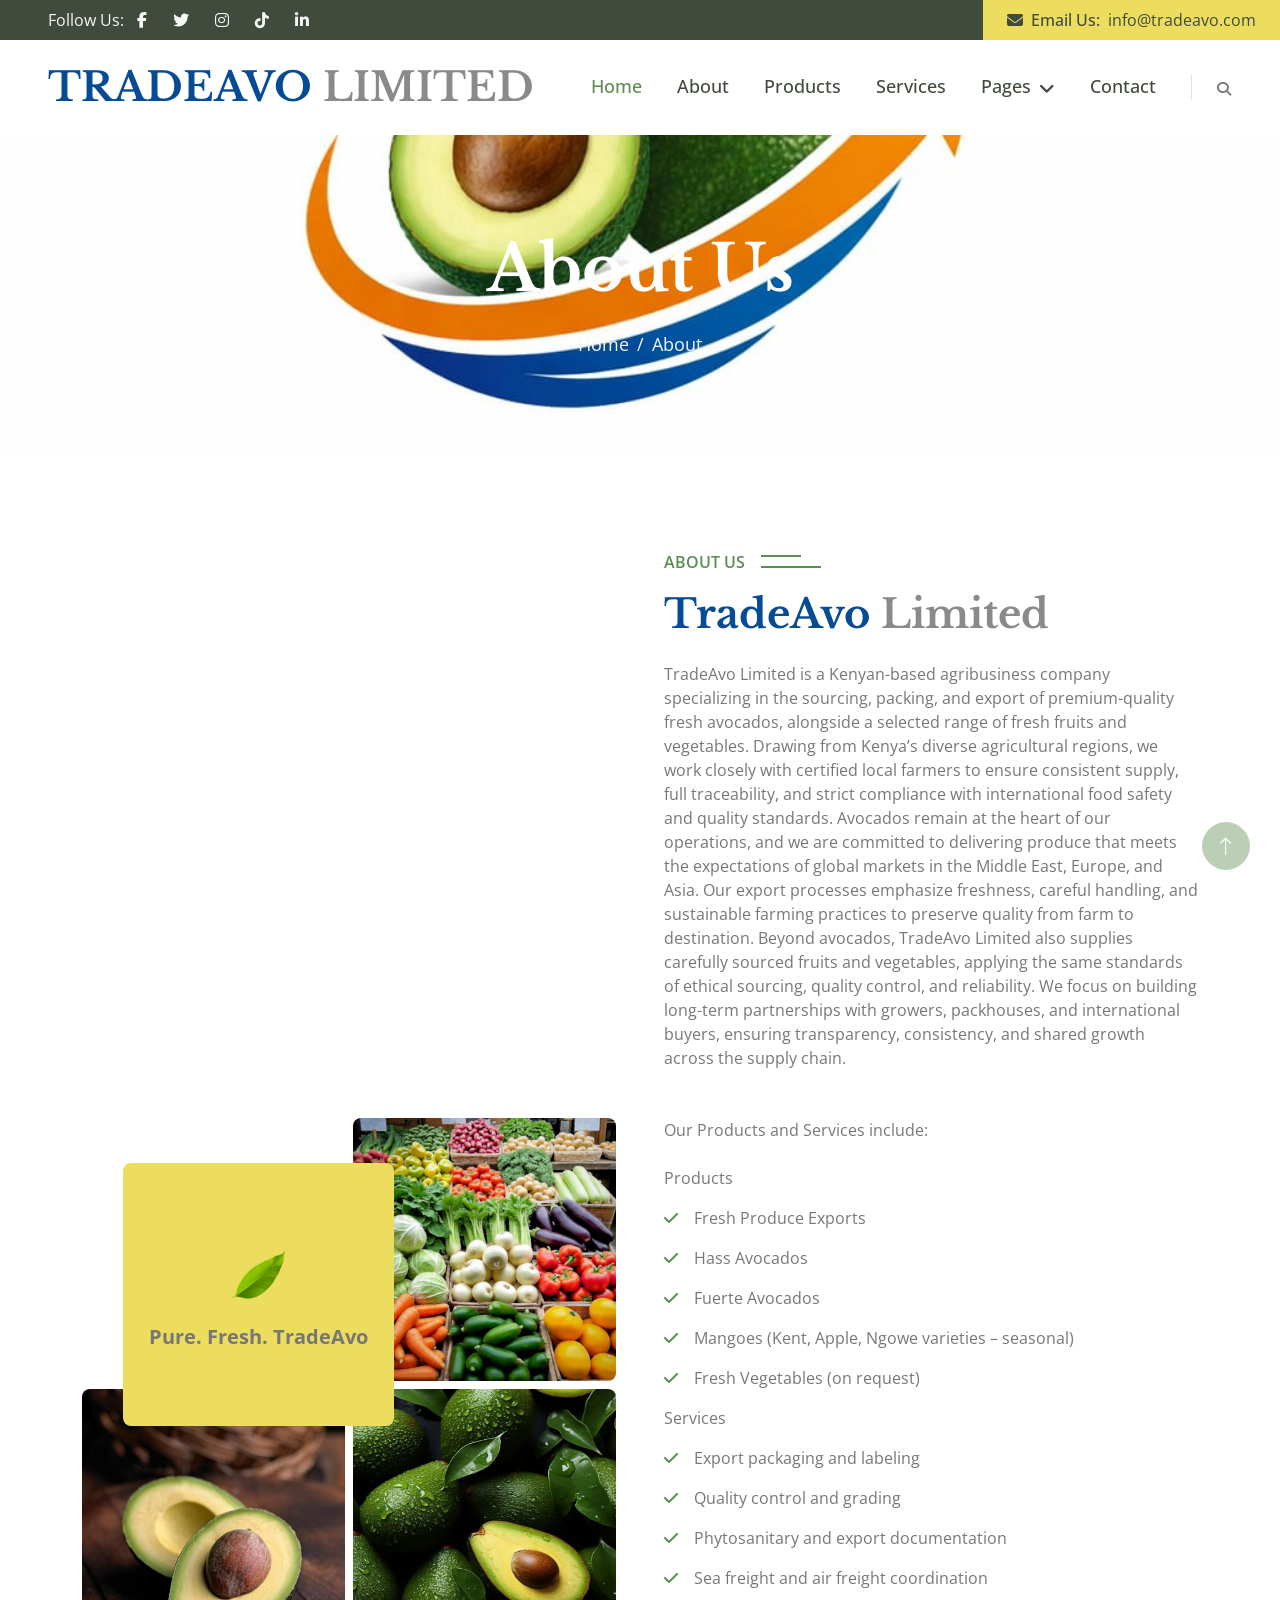
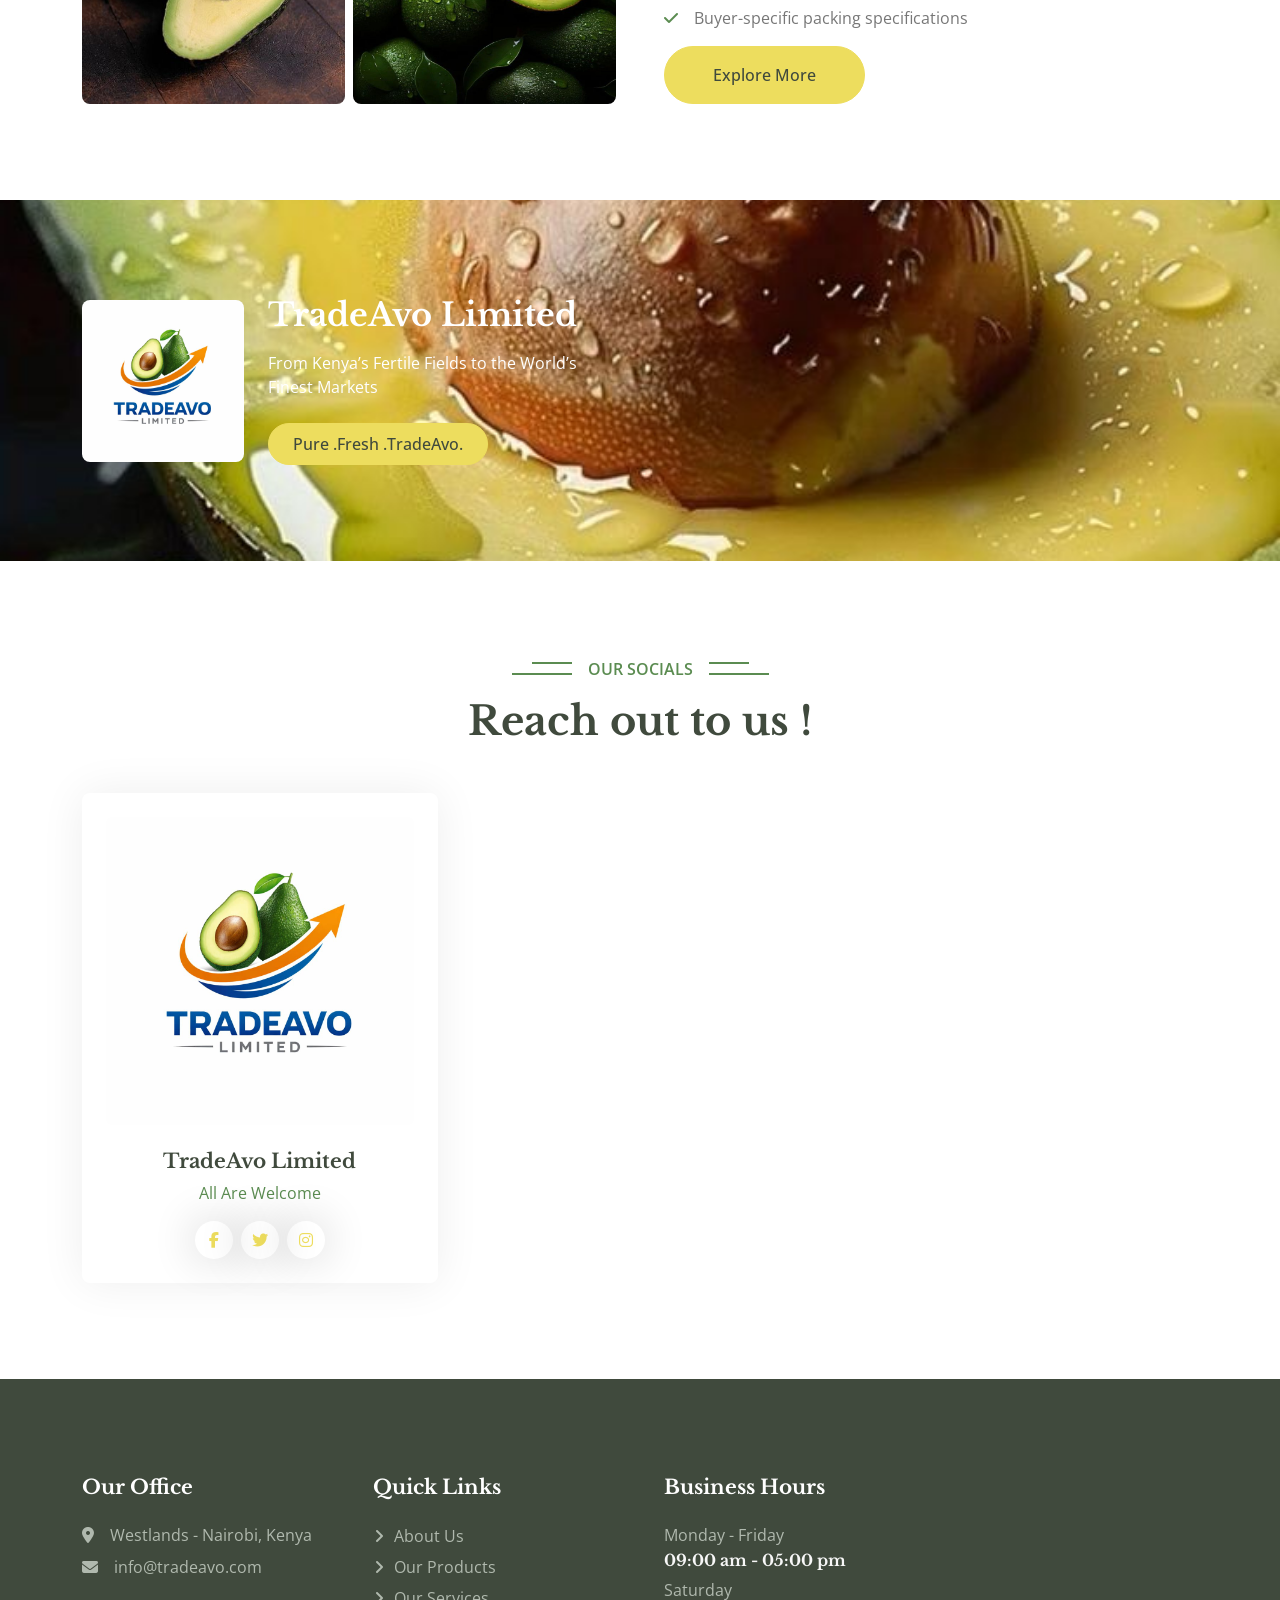
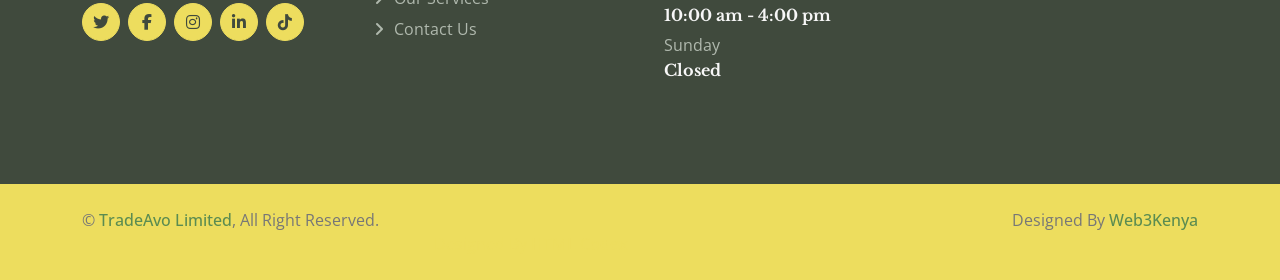
<file: about.html>
<!DOCTYPE html>
<html lang="en">

<head>
    <meta charset="utf-8">
    <title>TRADEAVO LIMITED
    </title>
    <meta content="width=device-width, initial-scale=1.0" name="viewport">
    <meta content="" name="keywords">
    <meta content="TradeAvo Limited is a Kenyan-based agribusiness company specializing in the
                        sourcing, packing, and export of premium-quality fresh avocados, alongside a selected range of
                        fresh fruits and vegetables. Drawing from Kenya’s diverse agricultural regions, we work closely
                        with certified local farmers to ensure consistent supply, full traceability, and strict
                        compliance with international food safety and quality standards." name="description">

    <!-- Favicon -->
    <link href="img\Tradeavo limited logo.jpeg" rel="icon">

    <!-- Google Web Fonts -->
    <link rel="preconnect" href="https://fonts.googleapis.com">
    <link rel="preconnect" href="https://fonts.gstatic.com" crossorigin>
    <link
        href="https://fonts.googleapis.com/css2?family=Libre+Baskerville:wght@700&family=Open+Sans:wght@400;500;600&display=swap"
        rel="stylesheet">

    <!-- Icon Font Stylesheet -->
    <link href="https://cdnjs.cloudflare.com/ajax/libs/font-awesome/5.10.0/css/all.min.css" rel="stylesheet">
    <link rel="stylesheet" href="https://cdnjs.cloudflare.com/ajax/libs/font-awesome/6.5.1/css/all.min.css">
    <link href="https://cdn.jsdelivr.net/npm/bootstrap-icons@1.4.1/font/bootstrap-icons.css" rel="stylesheet">

    <!-- Libraries Stylesheet -->
    <link href="lib/animate/animate.min.css" rel="stylesheet">
    <link href="lib/owlcarousel/assets/owl.carousel.min.css" rel="stylesheet">
    <link href="lib/lightbox/css/lightbox.min.css" rel="stylesheet">

    <!-- Customized Bootstrap Stylesheet -->
    <link href="css/bootstrap.min.css" rel="stylesheet">

    <!-- Template Stylesheet -->
    <link href="css/style.css" rel="stylesheet">
</head>

<body>
    <!-- Spinner Start -->
    <div id="spinner"
        class="show bg-white position-fixed translate-middle w-100 vh-100 top-50 start-50 d-flex align-items-center justify-content-center">
        <div class="spinner-border text-primary" role="status" style="width: 3rem; height: 3rem;"></div>
    </div>
    <!-- Spinner End -->


    <!-- Topbar Start -->
    <div class="container-fluid bg-dark px-0">
        <div class="row g-0 d-none d-lg-flex">
            <div class="col-lg-6 ps-5 text-start">
                <div class="h-100 d-inline-flex align-items-center text-light">
                    <span>Follow Us:</span>
                    <a class="btn btn-link text-light" href="https://www.facebook.com/search/top?q=tradeavo%20limited"><i class="fab fa-facebook-f"></i></a>

                    <a class="btn btn-link text-light" href="https://x.com/tradeavo_ltd"><i class="fab fa-twitter"></i></a>
                    <a class="btn btn-link text-light" href="https://www.instagram.com/tradeavo.ltd/"><i class="fab fa-instagram"></i></a>
                    <a class="btn btn-link text-light" href="https://www.tiktok.com/@tradeavo.ltd?lang=en"><i class="fab fa-tiktok"></i></a>
                    <a class="btn btn-link text-light" href="https://www.linkedin.com/in/tradeavo-limited-50039a3bb/"><i class="fab fa-linkedin-in"></i></a>
                </div>
            </div>
            <div class="col-lg-6 text-end">
                <div class="h-100 bg-secondary d-inline-flex align-items-center text-dark py-2 px-4">
                    <span class="me-2 fw-semi-bold"><i class="fa  fa-envelope me-2"></i>Email Us:</span>
                    <span>info@tradeavo.com</span>
                </div>
            </div>
        </div>
    </div>
    <!-- Topbar End -->


    <!-- Navbar Start -->
    <nav class="navbar navbar-expand-lg bg-white navbar-light sticky-top px-4 px-lg-5">
        <a href="index.html" class="navbar-brand d-flex align-items-center">
            <h1 class="m-0" style="color:#074B94;">
                TRADEAVO <span style="color:#8A8A8A;">LIMITED</span>
            </h1>

        </a>
        <button type="button" class="navbar-toggler me-0" data-bs-toggle="collapse" data-bs-target="#navbarCollapse">
            <span class="navbar-toggler-icon"></span>
        </button>
        <div class="collapse navbar-collapse" id="navbarCollapse">
            <div class="navbar-nav ms-auto p-4 p-lg-0">
                <a href="index.html" class="nav-item nav-link active">Home</a>
                <a href="about.html" class="nav-item nav-link">About</a>
                <a href="product.html" class="nav-item nav-link">Products</a>
                <a href="service.html" class="nav-item nav-link">Services</a>

                <div class="nav-item dropdown">
                    <a href="#" class="nav-link dropdown-toggle" data-bs-toggle="dropdown">Pages</a>
                    <div class="dropdown-menu bg-light m-0">

                        <a href="feature.html" class="dropdown-item">Why Choose Us</a>
                        <a href="socials.html" class="dropdown-item">Our Socials</a>
                        <a href="testimonial.html" class="dropdown-item">Testimonials</a>

                    </div>
                </div>
                <a href="contact.html" class="nav-item nav-link">Contact</a>
            </div>
            <div class="border-start ps-4 d-none d-lg-block">
                <button type="button" class="btn btn-sm p-0"><i class="fa fa-search"></i></button>
            </div>
        </div>
    </nav>
    <!-- Navbar End -->



    <!-- Page Header Start -->
    <div class="container-fluid page-header py-5 mb-5 wow fadeIn" data-wow-delay="0.1s">
        <div class="container text-center py-5">
            <h1 class="display-3 text-white mb-4 animated slideInDown">About Us</h1>
            <nav aria-label="breadcrumb animated slideInDown">
                <ol class="breadcrumb justify-content-center mb-0">
                    <li class="breadcrumb-item"><a href="index.html">Home</a></li>
                    
                    <li class="breadcrumb-item active" aria-current="page">About</li>
                </ol>
            </nav>
        </div>
    </div>
    <!-- Page Header End -->


      <!-- About Start -->
    <div class="container-xxl py-5">
        <div class="container">
            <div class="row g-5 align-items-end">
                <div class="col-lg-6">
                    <div class="row g-2">
                        <div class="col-6 position-relative wow fadeIn" data-wow-delay="0.7s"
                            style="animation: slideInLeft 0.8s ease forwards; animation-delay: 0.3s;z-index: 10;">
                            <div class="about-experience bg-secondary rounded text-center">
                                <img src="img\leaf illustration.png" alt="fresh leaf"
                                    class="experience-illustration mb-2" style="height: 77px;width: 77px;">
                                <small class="fs-5 fw-bold">Pure. Fresh. TradeAvo</small>
                            </div>

                        </div>
                        <div class="col-6 wow fadeIn" data-wow-delay="0.1s">
                            <img class="img-fluid rounded" src="img\Packed Vegetables  Revered.jpg">
                        </div>
                        <div class="col-6 wow fadeIn" data-wow-delay="0.3s">
                            <img class="img-fluid rounded" src="img\Avocado Revered 2.jpg"
                                style="height: 315px;width: 290px;">
                        </div>
                        <div class="col-6 wow fadeIn" data-wow-delay="0.5s">
                            <img class="img-fluid rounded" src="img\Avocado Revered 1.jpg"
                                style="height: 315px;width: 290px;">
                        </div>
                    </div>
                </div>
                <div class="col-lg-6 wow fadeIn" data-wow-delay="0.5s">
                    <p class="section-title bg-white text-start text-primary pe-3">About Us</p>
                    <h1 class="mb-4"><span style="color:#074B94;">TradeAvo</span>
                        <span style="color:#8A8A8A;">Limited</span>
                    </h1>
                    <p class="mb-4">TradeAvo Limited is a Kenyan-based agribusiness company specializing in the
                        sourcing, packing, and export of premium-quality fresh avocados, alongside a selected range of
                        fresh fruits and vegetables. Drawing from Kenya’s diverse agricultural regions, we work closely
                        with certified local farmers to ensure consistent supply, full traceability, and strict
                        compliance with international food safety and quality standards.

                        Avocados remain at the heart of our operations, and we are committed to delivering produce that
                        meets the expectations of global markets in the Middle East, Europe, and Asia. Our export
                        processes emphasize freshness, careful handling, and sustainable farming practices to preserve
                        quality from farm to destination.

                        Beyond avocados, TradeAvo Limited also supplies carefully sourced fruits and vegetables,
                        applying the same standards of ethical sourcing, quality control, and reliability. We focus on
                        building long-term partnerships with growers, packhouses, and international buyers, ensuring
                        transparency, consistency, and shared growth across the supply chain.
                    </p><br>

                    <p class="mb-4">Our Products and Services include:</p>
                    <p>Products</p>
                    <p><i class="fa fa-check text-primary me-3"></i>Fresh Produce Exports</p>
                    <p><i class="fa fa-check text-primary me-3"></i>Hass Avocados</p>
                    <p><i class="fa fa-check text-primary me-3"></i>Fuerte Avocados</p>
                    <p><i class="fa fa-check text-primary me-3"></i>Mangoes (Kent, Apple, Ngowe varieties – seasonal)
                    </p>
                    <p><i class="fa fa-check text-primary me-3"></i>Fresh Vegetables (on request)</p>
                    <p>Services</p>
                    <p><i class="fa fa-check text-primary me-3"></i>Export packaging and labeling</p>
                    <p><i class="fa fa-check text-primary me-3"></i>Quality control and grading</p>
                    <p><i class="fa fa-check text-primary me-3"></i>Phytosanitary and export documentation</p>
                    <p><i class="fa fa-check text-primary me-3"></i>Sea freight and air freight coordination</p>
                    <p><i class="fa fa-check text-primary me-3"></i>Buyer-specific packing specifications</p>

                    <a class="btn btn-secondary rounded-pill py-3 px-5" href="">Explore More</a>
                </div>
            </div>
        </div>
    </div>
    <!-- About End -->

     <!-- Banner Start -->
    <div class="container-fluid banner my-5 py-5" data-parallax="scroll" data-image-src="img\Watery Avocado TradAvo.jpg">
        <div class="container py-5">
            <div class="row g-5">
                <div class="col-lg-6 wow fadeIn" data-wow-delay="0.3s">
                    <div class="row g-4 align-items-center">
                        <div class="col-sm-4">
                            <img class="img-fluid rounded" src="img\Tradeavo limited logo.jpeg" alt="">
                        </div>
                        <div class="col-sm-8">
                            <h2 class="text-white mb-3">TradeAvo Limited</h2>
                            <p class="text-white mb-4">From Kenya’s Fertile Fields to the World’s Finest Markets</p>
                            <a class="btn btn-secondary rounded-pill py-2 px-4" href="">Pure .Fresh .TradeAvo.</a>
                        </div>
                    </div>
                </div>

            </div>
        </div>
    </div>


  <!-- Team Start -->
    <div class="container-xxl py-5">
        <div class="container">
            <div class="text-center mx-auto wow fadeInUp" data-wow-delay="0.1s" style="max-width: 500px;">
                <p class="section-title bg-white text-center text-primary px-3">Our Socials</p>
                <h1 class="mb-5">Reach out to us !</h1>
            </div>
            <div class="row g-4">
                <div class="col-lg-4 col-md-6 wow fadeInUp" data-wow-delay="0.1s">
                    <div class="team-item rounded p-4">
                        <img class="img-fluid rounded mb-4" src="img\Tradeavo limited logo.jpeg" alt="">
                        <h5>TradeAvo Limited</h5>
                        <p class="text-primary">All Are Welcome</p>
                        <div class="d-flex justify-content-center">
                            <a class="btn btn-square btn-outline-secondary rounded-circle mx-1" href=""><i
                                    class="fab fa-facebook-f"></i></a>
                            <a class="btn btn-square btn-outline-secondary rounded-circle mx-1" href=""><i
                                    class="fab fa-twitter"></i></a>
                            <a class="btn btn-square btn-outline-secondary rounded-circle mx-1" href=""><i
                                    class="fab fa-instagram"></i></a>
                        </div>
                    </div>
                </div>

            </div>
        </div>
    </div>
    <!-- Team End -->


   <!-- Footer Start -->
    <div class="container-fluid bg-dark footer mt-5 py-5 wow fadeIn" data-wow-delay="0.1s">
        <div class="container py-5">
            <div class="row g-5">
                <div class="col-lg-3 col-md-6">
                    <h5 class="text-white mb-4">Our Office</h5>
                    <p class="mb-2"><i class="fa fa-map-marker-alt me-3"></i>Westlands - Nairobi, Kenya</p>
                    <!-- <p class="mb-2"><i class="fa fa-phone-alt me-3"></i>+254 722 787 851</p> -->
                    <p class="mb-2"><i class="fa fa-envelope me-3"></i>info@tradeavo.com</p>
                    <div class="d-flex pt-3">
                        

                        <a class="btn btn-square btn-secondary rounded-circle me-2" href="https://x.com/tradeavo_ltd"><i
                                class="fab fa-twitter"></i></a>
                        <a class="btn btn-square btn-secondary rounded-circle me-2" href="https://www.facebook.com/search/top?q=tradeavo%20limited"><i
                                class="fab fa-facebook-f"></i></a>
                        <a class="btn btn-square btn-secondary rounded-circle me-2" href="https://www.instagram.com/tradeavo.ltd/"><i
                                class="fab fa-instagram"></i></a>
                        <a class="btn btn-square btn-secondary rounded-circle me-2" href="https://www.linkedin.com/in/tradeavo-limited-50039a3bb/"><i
                                class="fab fa-linkedin-in"></i></a>
                        <a class="btn btn-square btn-secondary rounded-circle me-2" href="https://www.tiktok.com/@tradeavo.ltd?lang=en"><i
                                class="fab fa-tiktok"></i></a>
                    </div>
                </div>
                <div class="col-lg-3 col-md-6">
                    <h5 class="text-white mb-4">Quick Links</h5>
                    <a class="btn btn-link" href="about.html">About Us</a>
                    <a class="btn btn-link" href="products.html">Our Products</a>
                    <a class="btn btn-link" href="services.html">Our Services</a>
                    <a class="btn btn-link" href="contact.html">Contact Us</a>

                </div>
                <div class="col-lg-3 col-md-6">
                    <h5 class="text-white mb-4">Business Hours</h5>
                    <p class="mb-1">Monday - Friday</p>
                    <h6 class="text-light">09:00 am - 05:00 pm</h6>
                    <p class="mb-1">Saturday</p>
                    <h6 class="text-light">10:00 am - 4:00 pm</h6>
                    <p class="mb-1">Sunday</p>
                    <h6 class="text-light">Closed</h6>
                </div>

            </div>
        </div>
    </div>
    <!-- Footer End -->



      <!-- Copyright Start -->
    <div class="container-fluid bg-secondary text-body copyright py-4">
        <div class="container">
            <div class="row">
                <div class="col-md-6 text-center text-md-start mb-3 mb-md-0">
                    &copy; <a class="fw-semi-bold" href="#">TradeAvo Limited</a>, All Right Reserved.
                </div>
                <div class="col-md-6 text-center text-md-end">

                    Designed By <a class="fw-semi-bold" href="https://web3kenya.co.ke">Web3Kenya</a>
                </div>

                <br>
                <div class="col-md-6 text-center text-md-end" style="color: #EDDD5E">
                    <!--/*** This template is free as long as you keep the footer author’s credit link/attribution link/backlink. If you'd like to use the template without the footer author’s credit link/attribution link/backlink, you can purchase the Credit Removal License from "https://htmlcodex.com/credit-removal". Thank you for your support. ***/-->
                    Designed By <a class="fw-semi-bold" href="https://htmlcodex.com" style="color: #EDDD5E;">HTML
                        Codex</a>
                </div>
            </div>
        </div>
    </div>
    <!-- Copyright End -->


    <!-- Back to Top -->
    <a href="#" class="btn btn-lg btn-primary btn-lg-square rounded-circle back-to-top"><i class="bi bi-arrow-up"></i></a>


    <!-- JavaScript Libraries -->
    <script src="https://code.jquery.com/jquery-3.4.1.min.js"></script>
    <script src="https://cdn.jsdelivr.net/npm/bootstrap@5.0.0/dist/js/bootstrap.bundle.min.js"></script>
    <script src="lib/wow/wow.min.js"></script>
    <script src="lib/easing/easing.min.js"></script>
    <script src="lib/waypoints/waypoints.min.js"></script>
    <script src="lib/owlcarousel/owl.carousel.min.js"></script>
    <script src="lib/counterup/counterup.min.js"></script>
    <script src="lib/parallax/parallax.min.js"></script>
    <script src="lib/lightbox/js/lightbox.min.js"></script>

    <!-- Template Javascript -->
    <script src="js/main.js"></script>
</body>


</html>
</file>
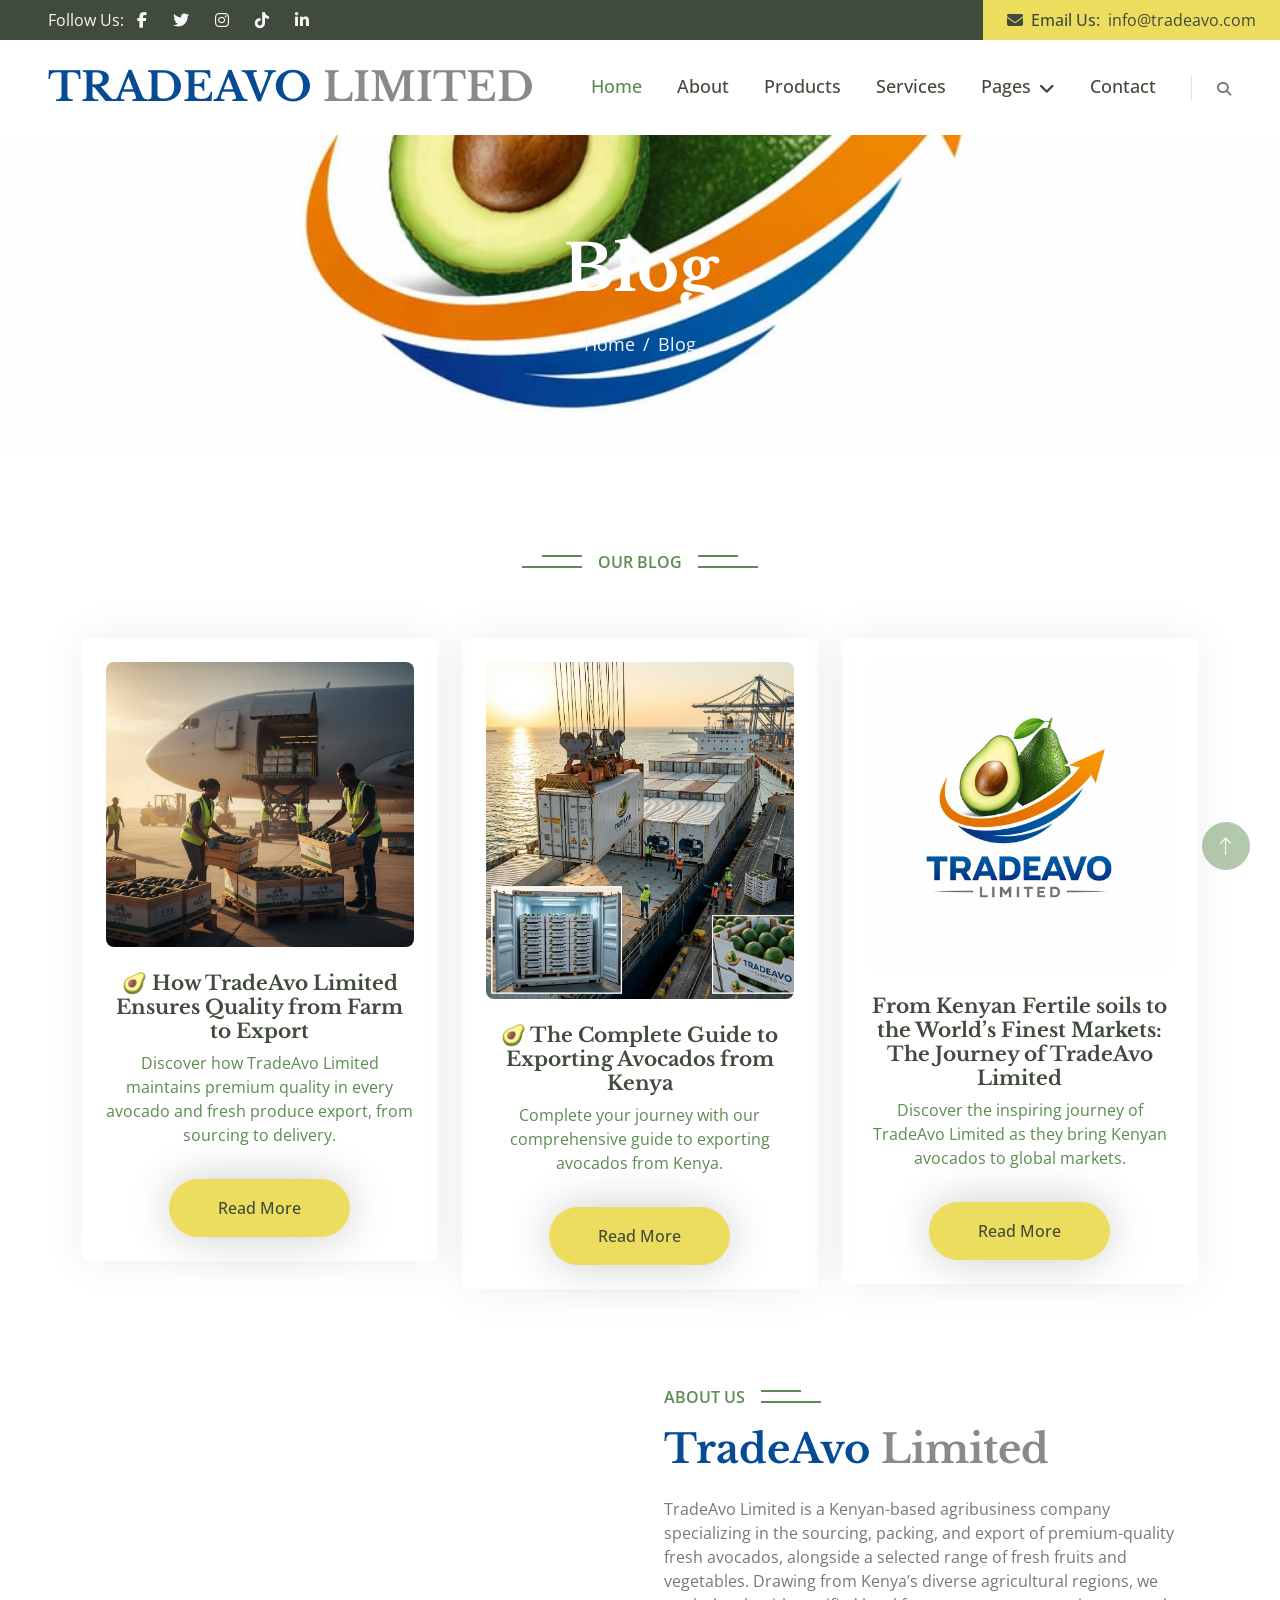
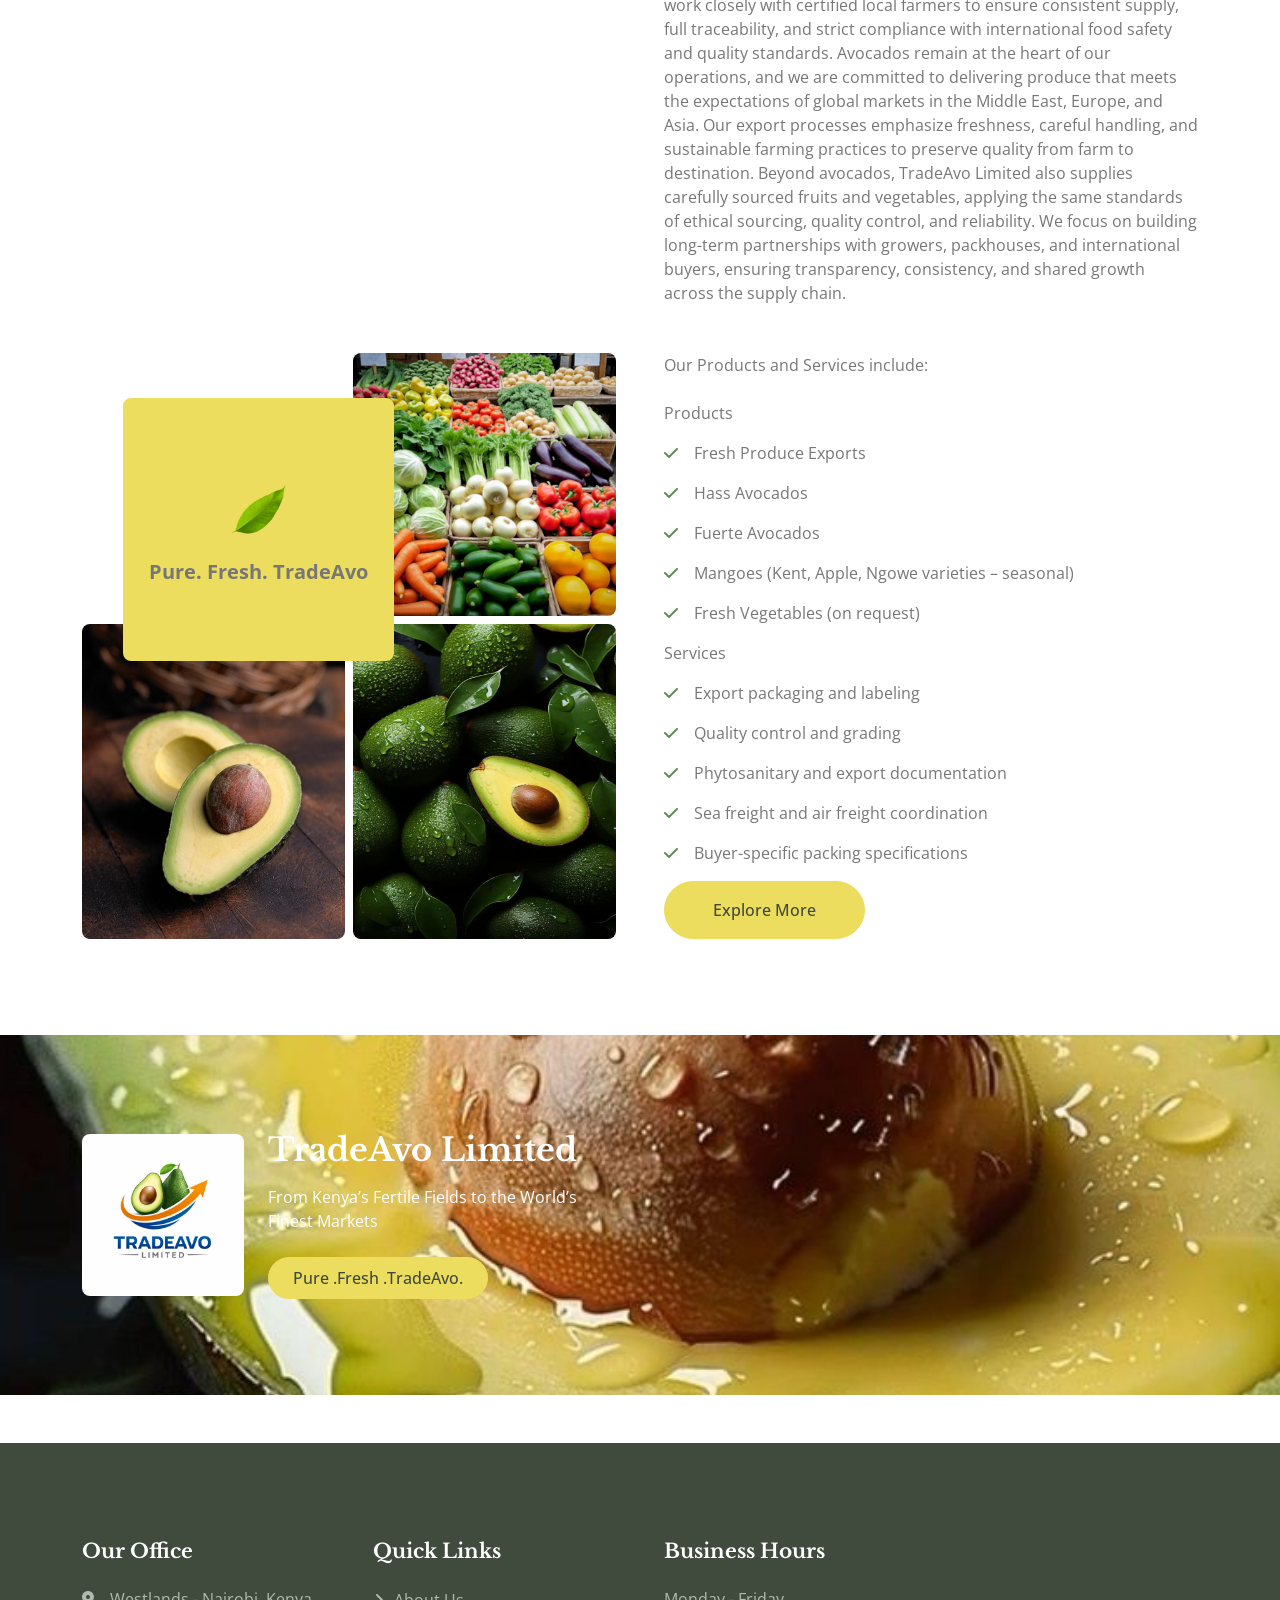
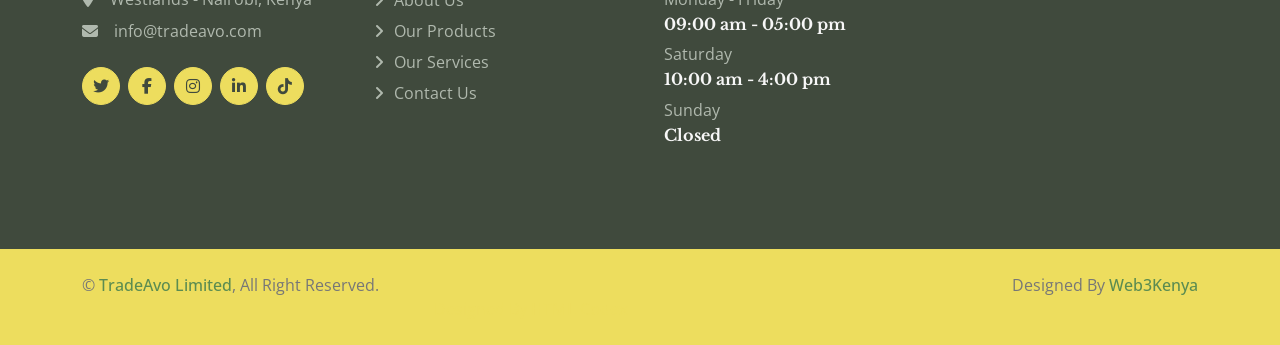
<file: blog.html>
<!DOCTYPE html>
<html lang="en">

<head>
    <meta charset="utf-8">
    <title>TRADEAVO LIMITED
    </title>
    <meta content="width=device-width, initial-scale=1.0" name="viewport">
    <meta content="" name="keywords">
    <meta content="TradeAvo Limited is a Kenyan-based agribusiness company specializing in the
                        sourcing, packing, and export of premium-quality fresh avocados, alongside a selected range of
                        fresh fruits and vegetables. Drawing from Kenya’s diverse agricultural regions, we work closely
                        with certified local farmers to ensure consistent supply, full traceability, and strict
                        compliance with international food safety and quality standards." name="description">

    <!-- Favicon -->
    <link href="img\Tradeavo limited logo.jpeg" rel="icon">

    <!-- Google Web Fonts -->
    <link rel="preconnect" href="https://fonts.googleapis.com">
    <link rel="preconnect" href="https://fonts.gstatic.com" crossorigin>
    <link
        href="https://fonts.googleapis.com/css2?family=Libre+Baskerville:wght@700&family=Open+Sans:wght@400;500;600&display=swap"
        rel="stylesheet">

    <!-- Icon Font Stylesheet -->
    <link href="https://cdnjs.cloudflare.com/ajax/libs/font-awesome/5.10.0/css/all.min.css" rel="stylesheet">
    <link rel="stylesheet" href="https://cdnjs.cloudflare.com/ajax/libs/font-awesome/6.5.1/css/all.min.css">
    <link href="https://cdn.jsdelivr.net/npm/bootstrap-icons@1.4.1/font/bootstrap-icons.css" rel="stylesheet">

    <!-- Libraries Stylesheet -->
    <link href="lib/animate/animate.min.css" rel="stylesheet">
    <link href="lib/owlcarousel/assets/owl.carousel.min.css" rel="stylesheet">
    <link href="lib/lightbox/css/lightbox.min.css" rel="stylesheet">

    <!-- Customized Bootstrap Stylesheet -->
    <link href="css/bootstrap.min.css" rel="stylesheet">

    <!-- Template Stylesheet -->
    <link href="css/style.css" rel="stylesheet">
</head>

<body>
    <!-- Spinner Start -->
    <div id="spinner"
        class="show bg-white position-fixed translate-middle w-100 vh-100 top-50 start-50 d-flex align-items-center justify-content-center">
        <div class="spinner-border text-primary" role="status" style="width: 3rem; height: 3rem;"></div>
    </div>
    <!-- Spinner End -->


    <!-- Topbar Start -->
    <div class="container-fluid bg-dark px-0">
        <div class="row g-0 d-none d-lg-flex">
            <div class="col-lg-6 ps-5 text-start">
                <div class="h-100 d-inline-flex align-items-center text-light">
                    <span>Follow Us:</span>
                    <a class="btn btn-link text-light" href="https://www.facebook.com/search/top?q=tradeavo%20limited"><i class="fab fa-facebook-f"></i></a>

                    <a class="btn btn-link text-light" href="https://x.com/tradeavo_ltd"><i class="fab fa-twitter"></i></a>
                    <a class="btn btn-link text-light" href="https://www.instagram.com/tradeavo.ltd/"><i class="fab fa-instagram"></i></a>
                    <a class="btn btn-link text-light" href="https://www.tiktok.com/@tradeavo.ltd?lang=en"><i class="fab fa-tiktok"></i></a>
                    <a class="btn btn-link text-light" href="https://www.linkedin.com/in/tradeavo-limited-50039a3bb/"><i class="fab fa-linkedin-in"></i></a>
                </div>
            </div>
            <div class="col-lg-6 text-end">
                <div class="h-100 bg-secondary d-inline-flex align-items-center text-dark py-2 px-4">
                    <span class="me-2 fw-semi-bold"><i class="fa  fa-envelope me-2"></i>Email Us:</span>
                    <span>info@tradeavo.com</span>
                </div>
            </div>
        </div>
    </div>
    <!-- Topbar End -->


    <!-- Navbar Start -->
    <nav class="navbar navbar-expand-lg bg-white navbar-light sticky-top px-4 px-lg-5">
        <a href="index.html" class="navbar-brand d-flex align-items-center">
            <h1 class="m-0" style="color:#074B94;">
                TRADEAVO <span style="color:#8A8A8A;">LIMITED</span>
            </h1>

        </a>
        <button type="button" class="navbar-toggler me-0" data-bs-toggle="collapse" data-bs-target="#navbarCollapse">
            <span class="navbar-toggler-icon"></span>
        </button>
        <div class="collapse navbar-collapse" id="navbarCollapse">
            <div class="navbar-nav ms-auto p-4 p-lg-0">
                <a href="index.html" class="nav-item nav-link active">Home</a>
                <a href="about.html" class="nav-item nav-link">About</a>
                <a href="product.html" class="nav-item nav-link">Products</a>
                <a href="service.html" class="nav-item nav-link">Services</a>

                <div class="nav-item dropdown">
                    <a href="#" class="nav-link dropdown-toggle" data-bs-toggle="dropdown">Pages</a>
                    <div class="dropdown-menu bg-light m-0">

                        <a href="feature.html" class="dropdown-item">Why Choose Us</a>
                        <a href="socials.html" class="dropdown-item">Our Socials</a>
                        <a href="testimonial.html" class="dropdown-item">Testimonials</a>

                    </div>
                </div>
                <a href="contact.html" class="nav-item nav-link">Contact</a>
            </div>
            <div class="border-start ps-4 d-none d-lg-block">
                <button type="button" class="btn btn-sm p-0"><i class="fa fa-search"></i></button>
            </div>
        </div>
    </nav>
    <!-- Navbar End -->



    <!-- Page Header Start -->
    <div class="container-fluid page-header py-5 mb-5 wow fadeIn" data-wow-delay="0.1s">
        <div class="container text-center py-5">
            <h1 class="display-3 text-white mb-4 animated slideInDown">Blog</h1>
            <nav aria-label="breadcrumb animated slideInDown">
                <ol class="breadcrumb justify-content-center mb-0">
                    <li class="breadcrumb-item"><a href="index.html">Home</a></li>
                    
                    <li class="breadcrumb-item active" aria-current="page">Blog</li>
                </ol>
            </nav>
        </div>
    </div>
    <!-- Page Header End -->

  <!-- Team Start -->
    <div class="container-xxl py-5">
        <div class="container">
            <div class="text-center mx-auto wow fadeInUp" data-wow-delay="0.1s" style="max-width: 500px;">
                <p class="section-title bg-white text-center text-primary px-3">Our Blog</p>
                <h1 class="mb-5"></h1>
            </div>
            <div class="row g-4">
                <div class="col-lg-4 col-md-6 wow fadeInUp" data-wow-delay="0.1s">
                    <div class="team-item rounded p-4">
                        <img class="img-fluid rounded mb-4" src="img\tradeavo airport crates.png" alt="">
                        <a href="https://medium.com/@tradeavo.2026/how-tradeavo-limited-ensures-quality-from-farm-to-export-704ad12ffaa4">
                            <h5>🥑 How TradeAvo Limited Ensures Quality from Farm to Export</h5>
                        </a>
                        <a href="https://medium.com/@tradeavo.2026/how-tradeavo-limited-ensures-quality-from-farm-to-export-704ad12ffaa4">
                             <p class="text-primary">Discover how TradeAvo Limited maintains premium quality in every avocado and fresh produce export, from sourcing to delivery.</p>
                        </a>

                    
                        <div class="d-flex justify-content-center">
                            <a class="btn btn-secondary rounded-pill py-3 px-5 mt-3" href="blog.html">Read More</a>
                        </div>
                    </div>
                </div>

                <div class="col-lg-4 col-md-6 wow fadeInUp" data-wow-delay="0.1s">
                    <div class="team-item rounded p-4">
                        <img class="img-fluid rounded mb-4" src="img\tradeavo sea freight.png" alt="">
                        <a href="https://medium.com/@tradeavo.2026/the-complete-guide-to-exporting-avocados-from-kenya-01683203db90">
                            <h5>🥑 The Complete Guide to Exporting Avocados from Kenya</h5>
                        </a>
                        <a href="https://medium.com/@tradeavo.2026/the-complete-guide-to-exporting-avocados-from-kenya-01683203db90">
                             <p class="text-primary">Complete your journey with our comprehensive guide to exporting avocados from Kenya.</p>
                        </a>

                    
                        <div class="d-flex justify-content-center">
                           <a class="btn btn-secondary rounded-pill py-3 px-5 mt-3" href="blog.html">Read More</a>
                        </div>
                    </div>
                </div>

                <div class="col-lg-4 col-md-6 wow fadeInUp" data-wow-delay="0.1s">
                    <div class="team-item rounded p-4">
                        <img class="img-fluid rounded mb-4" src="img\Tradeavo limited logo.jpeg" alt="">
                        <a href="https://medium.com/@tradeavo.2026/from-kenyan-fertile-soils-to-the-worlds-finest-markets-the-journey-of-tradeavo-limited-ea60b07fcaa7">
                            <h5>From Kenyan Fertile soils to the World’s Finest Markets: The Journey of TradeAvo Limited</h5>
                        </a>
                        <a href="https://medium.com/@tradeavo.2026/from-kenyan-fertile-soils-to-the-worlds-finest-markets-the-journey-of-tradeavo-limited-ea60b07fcaa7">
                             <p class="text-primary">Discover the inspiring journey of TradeAvo Limited as they bring Kenyan avocados to global markets.</p>
                        </a>

                    
                        <div class="d-flex justify-content-center">
                           <a class="btn btn-secondary rounded-pill py-3 px-5 mt-3" href="blog.html">Read More</a>
                        </div>
                    </div>
                </div>
                

                
            

            </div>
        </div>
    </div>
    <!-- Team End -->

      <!-- About Start -->
    <div class="container-xxl py-5">
        <div class="container">
            <div class="row g-5 align-items-end">
                <div class="col-lg-6">
                    <div class="row g-2">
                        <div class="col-6 position-relative wow fadeIn" data-wow-delay="0.7s"
                            style="animation: slideInLeft 0.8s ease forwards; animation-delay: 0.3s;z-index: 10;">
                            <div class="about-experience bg-secondary rounded text-center">
                                <img src="img\leaf illustration.png" alt="fresh leaf"
                                    class="experience-illustration mb-2" style="height: 77px;width: 77px;">
                                <small class="fs-5 fw-bold">Pure. Fresh. TradeAvo</small>
                            </div>

                        </div>
                        <div class="col-6 wow fadeIn" data-wow-delay="0.1s">
                            <img class="img-fluid rounded" src="img\Packed Vegetables  Revered.jpg">
                        </div>
                        <div class="col-6 wow fadeIn" data-wow-delay="0.3s">
                            <img class="img-fluid rounded" src="img\Avocado Revered 2.jpg"
                                style="height: 315px;width: 290px;">
                        </div>
                        <div class="col-6 wow fadeIn" data-wow-delay="0.5s">
                            <img class="img-fluid rounded" src="img\Avocado Revered 1.jpg"
                                style="height: 315px;width: 290px;">
                        </div>
                    </div>
                </div>
                <div class="col-lg-6 wow fadeIn" data-wow-delay="0.5s">
                    <p class="section-title bg-white text-start text-primary pe-3">About Us</p>
                    <h1 class="mb-4"><span style="color:#074B94;">TradeAvo</span>
                        <span style="color:#8A8A8A;">Limited</span>
                    </h1>
                    <p class="mb-4">TradeAvo Limited is a Kenyan-based agribusiness company specializing in the
                        sourcing, packing, and export of premium-quality fresh avocados, alongside a selected range of
                        fresh fruits and vegetables. Drawing from Kenya’s diverse agricultural regions, we work closely
                        with certified local farmers to ensure consistent supply, full traceability, and strict
                        compliance with international food safety and quality standards.

                        Avocados remain at the heart of our operations, and we are committed to delivering produce that
                        meets the expectations of global markets in the Middle East, Europe, and Asia. Our export
                        processes emphasize freshness, careful handling, and sustainable farming practices to preserve
                        quality from farm to destination.

                        Beyond avocados, TradeAvo Limited also supplies carefully sourced fruits and vegetables,
                        applying the same standards of ethical sourcing, quality control, and reliability. We focus on
                        building long-term partnerships with growers, packhouses, and international buyers, ensuring
                        transparency, consistency, and shared growth across the supply chain.
                    </p><br>

                    <p class="mb-4">Our Products and Services include:</p>
                    <p>Products</p>
                    <p><i class="fa fa-check text-primary me-3"></i>Fresh Produce Exports</p>
                    <p><i class="fa fa-check text-primary me-3"></i>Hass Avocados</p>
                    <p><i class="fa fa-check text-primary me-3"></i>Fuerte Avocados</p>
                    <p><i class="fa fa-check text-primary me-3"></i>Mangoes (Kent, Apple, Ngowe varieties – seasonal)
                    </p>
                    <p><i class="fa fa-check text-primary me-3"></i>Fresh Vegetables (on request)</p>
                    <p>Services</p>
                    <p><i class="fa fa-check text-primary me-3"></i>Export packaging and labeling</p>
                    <p><i class="fa fa-check text-primary me-3"></i>Quality control and grading</p>
                    <p><i class="fa fa-check text-primary me-3"></i>Phytosanitary and export documentation</p>
                    <p><i class="fa fa-check text-primary me-3"></i>Sea freight and air freight coordination</p>
                    <p><i class="fa fa-check text-primary me-3"></i>Buyer-specific packing specifications</p>

                    <a class="btn btn-secondary rounded-pill py-3 px-5" href="">Explore More</a>
                </div>
            </div>
        </div>
    </div>
    <!-- About End -->

     <!-- Banner Start -->
    <div class="container-fluid banner my-5 py-5" data-parallax="scroll" data-image-src="img\Watery Avocado TradAvo.jpg">
        <div class="container py-5">
            <div class="row g-5">
                <div class="col-lg-6 wow fadeIn" data-wow-delay="0.3s">
                    <div class="row g-4 align-items-center">
                        <div class="col-sm-4">
                            <img class="img-fluid rounded" src="img\Tradeavo limited logo.jpeg" alt="">
                        </div>
                        <div class="col-sm-8">
                            <h2 class="text-white mb-3">TradeAvo Limited</h2>
                            <p class="text-white mb-4">From Kenya’s Fertile Fields to the World’s Finest Markets</p>
                            <a class="btn btn-secondary rounded-pill py-2 px-4" href="">Pure .Fresh .TradeAvo.</a>
                        </div>
                    </div>
                </div>

            </div>
        </div>
    </div>


 


   <!-- Footer Start -->
    <div class="container-fluid bg-dark footer mt-5 py-5 wow fadeIn" data-wow-delay="0.1s">
        <div class="container py-5">
            <div class="row g-5">
                <div class="col-lg-3 col-md-6">
                    <h5 class="text-white mb-4">Our Office</h5>
                    <p class="mb-2"><i class="fa fa-map-marker-alt me-3"></i>Westlands - Nairobi, Kenya</p>
                    <!-- <p class="mb-2"><i class="fa fa-phone-alt me-3"></i>+254 722 787 851</p> -->
                    <p class="mb-2"><i class="fa fa-envelope me-3"></i>info@tradeavo.com</p>
                    <div class="d-flex pt-3">
                        

                        <a class="btn btn-square btn-secondary rounded-circle me-2" href="https://x.com/tradeavo_ltd"><i
                                class="fab fa-twitter"></i></a>
                        <a class="btn btn-square btn-secondary rounded-circle me-2" href="https://www.facebook.com/search/top?q=tradeavo%20limited"><i
                                class="fab fa-facebook-f"></i></a>
                        <a class="btn btn-square btn-secondary rounded-circle me-2" href="https://www.instagram.com/tradeavo.ltd/"><i
                                class="fab fa-instagram"></i></a>
                        <a class="btn btn-square btn-secondary rounded-circle me-2" href="https://www.linkedin.com/in/tradeavo-limited-50039a3bb/"><i
                                class="fab fa-linkedin-in"></i></a>
                        <a class="btn btn-square btn-secondary rounded-circle me-2" href="https://www.tiktok.com/@tradeavo.ltd?lang=en"><i
                                class="fab fa-tiktok"></i></a>
                    </div>
                </div>
                <div class="col-lg-3 col-md-6">
                    <h5 class="text-white mb-4">Quick Links</h5>
                    <a class="btn btn-link" href="about.html">About Us</a>
                    <a class="btn btn-link" href="products.html">Our Products</a>
                    <a class="btn btn-link" href="services.html">Our Services</a>
                    <a class="btn btn-link" href="contact.html">Contact Us</a>

                </div>
                <div class="col-lg-3 col-md-6">
                    <h5 class="text-white mb-4">Business Hours</h5>
                    <p class="mb-1">Monday - Friday</p>
                    <h6 class="text-light">09:00 am - 05:00 pm</h6>
                    <p class="mb-1">Saturday</p>
                    <h6 class="text-light">10:00 am - 4:00 pm</h6>
                    <p class="mb-1">Sunday</p>
                    <h6 class="text-light">Closed</h6>
                </div>

            </div>
        </div>
    </div>
    <!-- Footer End -->



      <!-- Copyright Start -->
    <div class="container-fluid bg-secondary text-body copyright py-4">
        <div class="container">
            <div class="row">
                <div class="col-md-6 text-center text-md-start mb-3 mb-md-0">
                    &copy; <a class="fw-semi-bold" href="#">TradeAvo Limited</a>, All Right Reserved.
                </div>
                <div class="col-md-6 text-center text-md-end">

                    Designed By <a class="fw-semi-bold" href="https://web3kenya.co.ke">Web3Kenya</a>
                </div>

                <br>
                <div class="col-md-6 text-center text-md-end" style="color: #EDDD5E">
                    <!--/*** This template is free as long as you keep the footer author’s credit link/attribution link/backlink. If you'd like to use the template without the footer author’s credit link/attribution link/backlink, you can purchase the Credit Removal License from "https://htmlcodex.com/credit-removal". Thank you for your support. ***/-->
                    Designed By <a class="fw-semi-bold" href="https://htmlcodex.com" style="color: #EDDD5E;">HTML
                        Codex</a>
                </div>
            </div>
        </div>
    </div>
    <!-- Copyright End -->


    <!-- Back to Top -->
    <a href="#" class="btn btn-lg btn-primary btn-lg-square rounded-circle back-to-top"><i class="bi bi-arrow-up"></i></a>


    <!-- JavaScript Libraries -->
    <script src="https://code.jquery.com/jquery-3.4.1.min.js"></script>
    <script src="https://cdn.jsdelivr.net/npm/bootstrap@5.0.0/dist/js/bootstrap.bundle.min.js"></script>
    <script src="lib/wow/wow.min.js"></script>
    <script src="lib/easing/easing.min.js"></script>
    <script src="lib/waypoints/waypoints.min.js"></script>
    <script src="lib/owlcarousel/owl.carousel.min.js"></script>
    <script src="lib/counterup/counterup.min.js"></script>
    <script src="lib/parallax/parallax.min.js"></script>
    <script src="lib/lightbox/js/lightbox.min.js"></script>

    <!-- Template Javascript -->
    <script src="js/main.js"></script>
</body>


</html>
</file>
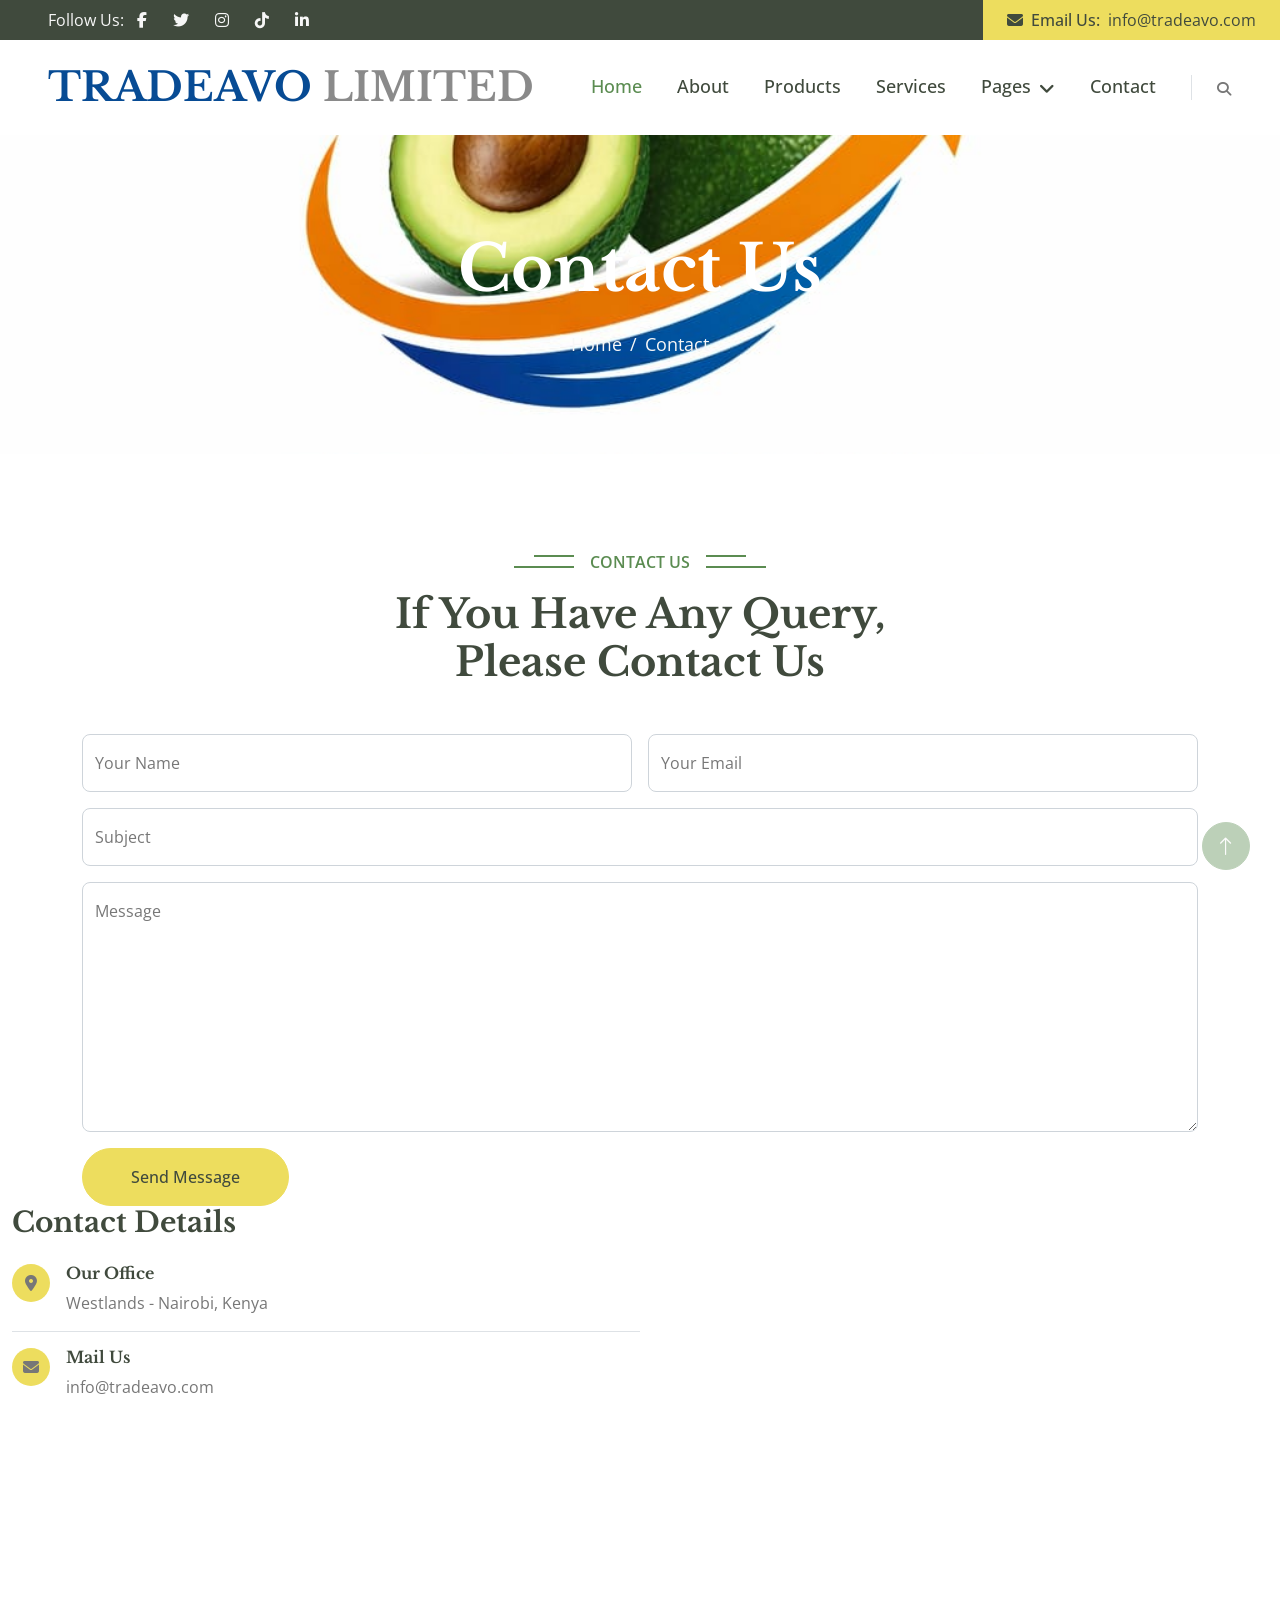
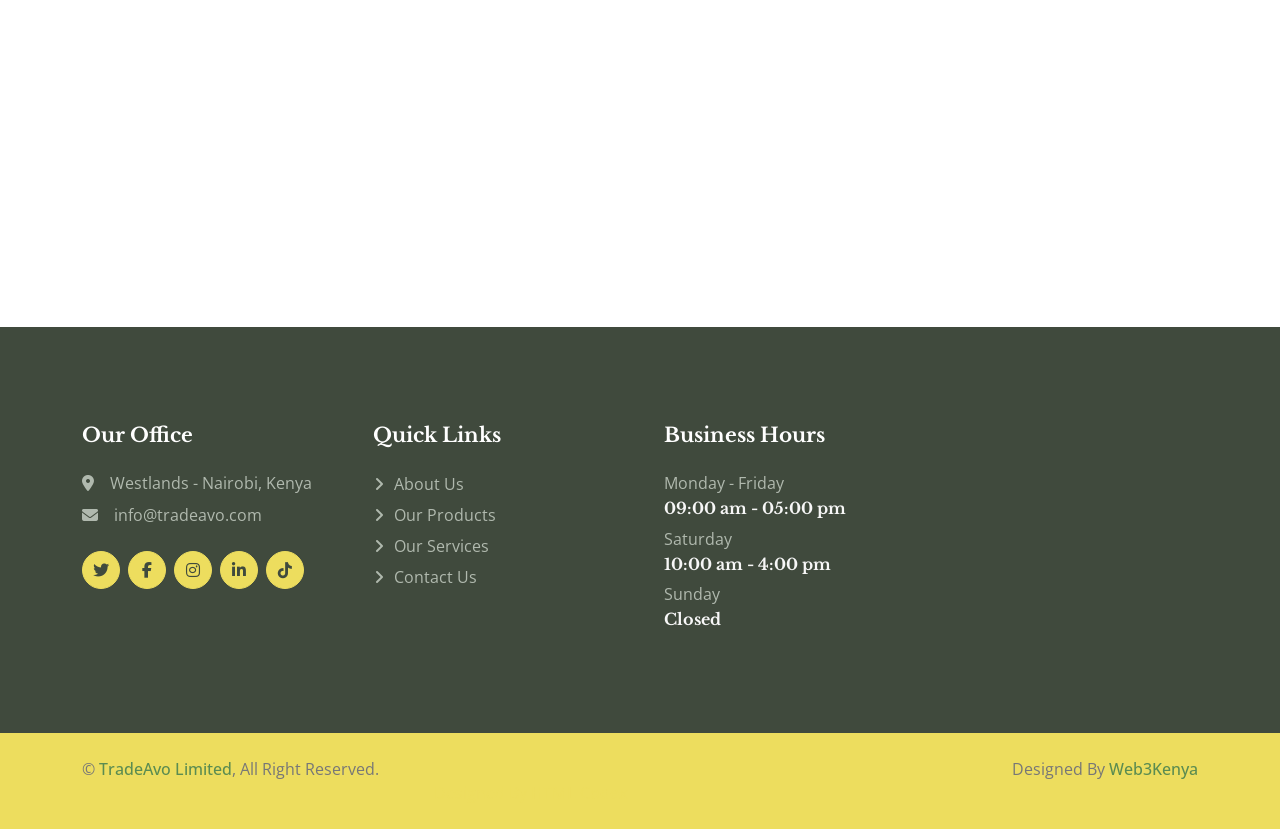
<file: contact.html>
<!DOCTYPE html>
<html lang="en">

<head>
    <meta charset="utf-8">
    <title>TRADEAVO LIMITED
    </title>
    <meta content="width=device-width, initial-scale=1.0" name="viewport">
    <meta content="" name="keywords">
    <meta content="TradeAvo Limited is a Kenyan-based agribusiness company specializing in the
                        sourcing, packing, and export of premium-quality fresh avocados, alongside a selected range of
                        fresh fruits and vegetables. Drawing from Kenya’s diverse agricultural regions, we work closely
                        with certified local farmers to ensure consistent supply, full traceability, and strict
                        compliance with international food safety and quality standards." name="description">

    <!-- Favicon -->
    <link href="img\Tradeavo limited logo.jpeg" rel="icon">

    <!-- Google Web Fonts -->
    <link rel="preconnect" href="https://fonts.googleapis.com">
    <link rel="preconnect" href="https://fonts.gstatic.com" crossorigin>
    <link
        href="https://fonts.googleapis.com/css2?family=Libre+Baskerville:wght@700&family=Open+Sans:wght@400;500;600&display=swap"
        rel="stylesheet">

    <!-- Icon Font Stylesheet -->
    <link href="https://cdnjs.cloudflare.com/ajax/libs/font-awesome/5.10.0/css/all.min.css" rel="stylesheet">
    <link rel="stylesheet" href="https://cdnjs.cloudflare.com/ajax/libs/font-awesome/6.5.1/css/all.min.css">
    <link href="https://cdn.jsdelivr.net/npm/bootstrap-icons@1.4.1/font/bootstrap-icons.css" rel="stylesheet">

    <!-- Libraries Stylesheet -->
    <link href="lib/animate/animate.min.css" rel="stylesheet">
    <link href="lib/owlcarousel/assets/owl.carousel.min.css" rel="stylesheet">
    <link href="lib/lightbox/css/lightbox.min.css" rel="stylesheet">

    <!-- Customized Bootstrap Stylesheet -->
    <link href="css/bootstrap.min.css" rel="stylesheet">

    <!-- Template Stylesheet -->
    <link href="css/style.css" rel="stylesheet">
</head>

<body>
    <!-- Spinner Start -->
    <div id="spinner"
        class="show bg-white position-fixed translate-middle w-100 vh-100 top-50 start-50 d-flex align-items-center justify-content-center">
        <div class="spinner-border text-primary" role="status" style="width: 3rem; height: 3rem;"></div>
    </div>
    <!-- Spinner End -->


    <!-- Topbar Start -->
    <div class="container-fluid bg-dark px-0">
        <div class="row g-0 d-none d-lg-flex">
            <div class="col-lg-6 ps-5 text-start">
                <div class="h-100 d-inline-flex align-items-center text-light">
                    <span>Follow Us:</span>
                    <a class="btn btn-link text-light" href="https://www.facebook.com/search/top?q=tradeavo%20limited"><i class="fab fa-facebook-f"></i></a>

                    <a class="btn btn-link text-light" href="https://x.com/tradeavo_ltd"><i class="fab fa-twitter"></i></a>
                    <a class="btn btn-link text-light" href="https://www.instagram.com/tradeavo.ltd/"><i class="fab fa-instagram"></i></a>
                    <a class="btn btn-link text-light" href="https://www.tiktok.com/@tradeavo.ltd?lang=en"><i class="fab fa-tiktok"></i></a>
                    <a class="btn btn-link text-light" href="https://www.linkedin.com/in/tradeavo-limited-50039a3bb/"><i class="fab fa-linkedin-in"></i></a>
                </div>
            </div>
            <div class="col-lg-6 text-end">
                <div class="h-100 bg-secondary d-inline-flex align-items-center text-dark py-2 px-4">
                    <span class="me-2 fw-semi-bold"><i class="fa  fa-envelope me-2"></i>Email Us:</span>
                    <span>info@tradeavo.com</span>
                </div>
            </div>
        </div>
    </div>
    <!-- Topbar End -->



    <!-- Navbar Start -->
    <nav class="navbar navbar-expand-lg bg-white navbar-light sticky-top px-4 px-lg-5">
        <a href="index.html" class="navbar-brand d-flex align-items-center">
            <h1 class="m-0" style="color:#074B94;">
                TRADEAVO <span style="color:#8A8A8A;">LIMITED</span>
            </h1>

        </a>
        <button type="button" class="navbar-toggler me-0" data-bs-toggle="collapse" data-bs-target="#navbarCollapse">
            <span class="navbar-toggler-icon"></span>
        </button>
        <div class="collapse navbar-collapse" id="navbarCollapse">
            <div class="navbar-nav ms-auto p-4 p-lg-0">
                <a href="index.html" class="nav-item nav-link active">Home</a>
                <a href="about.html" class="nav-item nav-link">About</a>
                <a href="product.html" class="nav-item nav-link">Products</a>
                <a href="service.html" class="nav-item nav-link">Services</a>

                <div class="nav-item dropdown">
                    <a href="#" class="nav-link dropdown-toggle" data-bs-toggle="dropdown">Pages</a>
                    <div class="dropdown-menu bg-light m-0">

                        <a href="feature.html" class="dropdown-item">Why Choose Us</a>
                        <a href="socials.html" class="dropdown-item">Our Socials</a>
                        <a href="testimonial.html" class="dropdown-item">Testimonials</a>

                    </div>
                </div>
                <a href="contact.html" class="nav-item nav-link">Contact</a>
            </div>
            <div class="border-start ps-4 d-none d-lg-block">
                <button type="button" class="btn btn-sm p-0"><i class="fa fa-search"></i></button>
            </div>
        </div>
    </nav>
    <!-- Navbar End -->






    <!-- Page Header Start -->
    <div class="container-fluid page-header py-5 mb-5 wow fadeIn" data-wow-delay="0.1s">
        <div class="container text-center py-5">
            <h1 class="display-3 text-white mb-4 animated slideInDown">Contact Us</h1>
            <nav aria-label="breadcrumb animated slideInDown">
                <ol class="breadcrumb justify-content-center mb-0">
                    <li class="breadcrumb-item"><a href="index.html">Home</a></li>

                    <li class="breadcrumb-item active" aria-current="page">Contact</li>
                </ol>
            </nav>
        </div>
    </div>
    <!-- Page Header End -->




    <!-- Contact Start -->
    <div class="container-xxl py-5">
        <div class="container">
            <div class="text-center mx-auto wow fadeInUp" data-wow-delay="0.1s" style="max-width: 500px;">
                <p class="section-title bg-white text-center text-primary px-3">Contact Us</p>
                <h1 class="mb-5">If You Have Any Query, Please Contact Us</h1>
            </div>

            <form action="https://api.web3forms.com/submit" method="POST">
            <input type="hidden" name="access_key" value="9e83ebc9-6d40-4190-8a22-e64d61b6d8dd">
                <div class="row g-3">
                    <div class="col-md-6">
                        <div class="form-floating">
                            <input type="text" class="form-control" name="name" required placeholder="Your Name">
                            <label for="name">Your Name</label>
                        </div>
                    </div>
                    <div class="col-md-6">
                        <div class="form-floating">
                            <input type="email" class="form-control" name="email" required placeholder="Your Email">
                            <label for="email">Your Email</label>
                        </div>
                    </div>
                    <div class="col-12">
                        <div class="form-floating">
                            <input type="text" class="form-control" name="subject" required placeholder="Subject">
                            <label for="subject">Subject</label>
                        </div>
                    </div>
                    <div class="col-12">
                        <div class="form-floating">
                            <textarea class="form-control" placeholder="Leave a message here" name="message" required
                                style="height: 250px"></textarea>
                            <label for="message">Message</label>
                        </div>
                    </div>
                    <div class="col-12">
                        <button class="btn btn-secondary rounded-pill py-3 px-5" type="submit">Send Message</button>
                    </div>
                </div>
            </form>
        </div>
        <div class="col-lg-6 wow fadeInUp" data-wow-delay="0.5s">
            <h3 class="mb-4">Contact Details</h3>
            <div class="d-flex border-bottom pb-3 mb-3">
                <div class="flex-shrink-0 btn-square bg-secondary rounded-circle">
                    <i class="fa fa-map-marker-alt text-body"></i>
                </div>
                <div class="ms-3">
                    <h6>Our Office</h6>
                    <span>Westlands - Nairobi, Kenya</span>
                </div>
            </div>
            <!--<div class="d-flex border-bottom pb-3 mb-3">
                <div class="flex-shrink-0 btn-square bg-secondary rounded-circle">
                    <i class="fa fa-phone-alt text-body"></i>
                </div>
                <div class="ms-3">
                    <h6>Call Us</h6>
                    <span>+254 722 787 851</span>
                </div>
            </div>-->
            <div class="d-flex border-bottom-0 pb-3 mb-3">
                <div class="flex-shrink-0 btn-square bg-secondary rounded-circle">
                    <i class="fa fa-envelope text-body"></i>
                </div>
                <div class="ms-3">
                    <h6>Mail Us</h6>
                    <span>info@tradeavo.com</span>
                </div>
            </div>

            <div style="width: 100%; height: 400px; border-radius: 10%;">
                <iframe
                    src="https://www.google.com/maps/embed?pb=!1m18!1m12!1m3!1d31910.728953032332!2d36.7894289919692!3d-1.2681246180654628!2m3!1f0!2f0!3f0!3m2!1i1024!2i768!4f13.1!3m3!1m2!1s0x182f173c0a1f9de7%3A0xad2c84df1f7f2ec8!2sWestlands%2C%20Nairobi!5e0!3m2!1sen!2ske!4v1769014911317!5m2!1sen!2ske"
                    width="100%" height="100%" style="border:0;border-radius: 10%;" allowfullscreen="" loading="lazy"
                    referrerpolicy="no-referrer-when-downgrade">
                </iframe>
                
            </div>
        </div>
    </div>
    </div>
    </div>
    <!-- Contact End -->


    <!-- Footer Start -->
    <div class="container-fluid bg-dark footer mt-5 py-5 wow fadeIn" data-wow-delay="0.1s">
        <div class="container py-5">
            <div class="row g-5">
                <div class="col-lg-3 col-md-6">
                    <h5 class="text-white mb-4">Our Office</h5>
                    <p class="mb-2"><i class="fa fa-map-marker-alt me-3"></i>Westlands - Nairobi, Kenya</p>
                    <!-- <p class="mb-2"><i class="fa fa-phone-alt me-3"></i>+254 722 787 851</p> -->
                    <p class="mb-2"><i class="fa fa-envelope me-3"></i>info@tradeavo.com</p>
                    <div class="d-flex pt-3">
                        


                        <a class="btn btn-square btn-secondary rounded-circle me-2" href="https://x.com/tradeavo_ltd"><i
                                class="fab fa-twitter"></i></a>
                        <a class="btn btn-square btn-secondary rounded-circle me-2" href="https://www.facebook.com/search/top?q=tradeavo%20limited"><i
                                class="fab fa-facebook-f"></i></a>
                        <a class="btn btn-square btn-secondary rounded-circle me-2" href="https://www.instagram.com/tradeavo.ltd/"><i
                                class="fab fa-instagram"></i></a>
                        <a class="btn btn-square btn-secondary rounded-circle me-2" href="https://www.linkedin.com/in/tradeavo-limited-50039a3bb/"><i
                                class="fab fa-linkedin-in"></i></a>
                        <a class="btn btn-square btn-secondary rounded-circle me-2" href="https://www.tiktok.com/@tradeavo.ltd?lang=en"><i
                                class="fab fa-tiktok"></i></a>
                    </div>
                </div>
                <div class="col-lg-3 col-md-6">
                    <h5 class="text-white mb-4">Quick Links</h5>
                    <a class="btn btn-link" href="about.html">About Us</a>
                    <a class="btn btn-link" href="products.html">Our Products</a>
                    <a class="btn btn-link" href="services.html">Our Services</a>
                    <a class="btn btn-link" href="contact.html">Contact Us</a>

                </div>
                <div class="col-lg-3 col-md-6">
                    <h5 class="text-white mb-4">Business Hours</h5>
                    <p class="mb-1">Monday - Friday</p>
                    <h6 class="text-light">09:00 am - 05:00 pm</h6>
                    <p class="mb-1">Saturday</p>
                    <h6 class="text-light">10:00 am - 4:00 pm</h6>
                    <p class="mb-1">Sunday</p>
                    <h6 class="text-light">Closed</h6>
                </div>

            </div>
        </div>
    </div>
    <!-- Footer End -->


    <!-- Copyright Start -->
    <div class="container-fluid bg-secondary text-body copyright py-4">
        <div class="container">
            <div class="row">
                <div class="col-md-6 text-center text-md-start mb-3 mb-md-0">
                    &copy; <a class="fw-semi-bold" href="#">TradeAvo Limited</a>, All Right Reserved.
                </div>
                <div class="col-md-6 text-center text-md-end">

                    Designed By <a class="fw-semi-bold" href="https://web3kenya.co.ke">Web3Kenya</a>
                </div>

                <br>
                <div class="col-md-6 text-center text-md-end" style="color: #EDDD5E">
                    <!--/*** This template is free as long as you keep the footer author’s credit link/attribution link/backlink. If you'd like to use the template without the footer author’s credit link/attribution link/backlink, you can purchase the Credit Removal License from "https://htmlcodex.com/credit-removal". Thank you for your support. ***/-->
                    Designed By <a class="fw-semi-bold" href="https://htmlcodex.com" style="color: #EDDD5E;">HTML
                        Codex</a>
                </div>
            </div>
        </div>
    </div>
    <!-- Copyright End -->

    <!-- Back to Top -->
    <a href="#" class="btn btn-lg btn-primary btn-lg-square rounded-circle back-to-top"><i
            class="bi bi-arrow-up"></i></a>


    <!-- JavaScript Libraries -->
    <script src="https://code.jquery.com/jquery-3.4.1.min.js"></script>
    <script src="https://cdn.jsdelivr.net/npm/bootstrap@5.0.0/dist/js/bootstrap.bundle.min.js"></script>
    <script src="lib/wow/wow.min.js"></script>
    <script src="lib/easing/easing.min.js"></script>
    <script src="lib/waypoints/waypoints.min.js"></script>
    <script src="lib/owlcarousel/owl.carousel.min.js"></script>
    <script src="lib/counterup/counterup.min.js"></script>
    <script src="lib/parallax/parallax.min.js"></script>
    <script src="lib/lightbox/js/lightbox.min.js"></script>

    <!-- Template Javascript -->
    <script src="js/main.js"></script>

     

    <!-- elfsight whatsapp -->
   <!-- Elfsight Contact Form | Untitled Contact Form -->
<script src="https://elfsightcdn.com/platform.js" async></script>
<div class="elfsight-app-03aec2fe-b635-4ba8-9bc5-0b759a486ffa" data-elfsight-app-lazy></div>

</body>


</html>
</file>
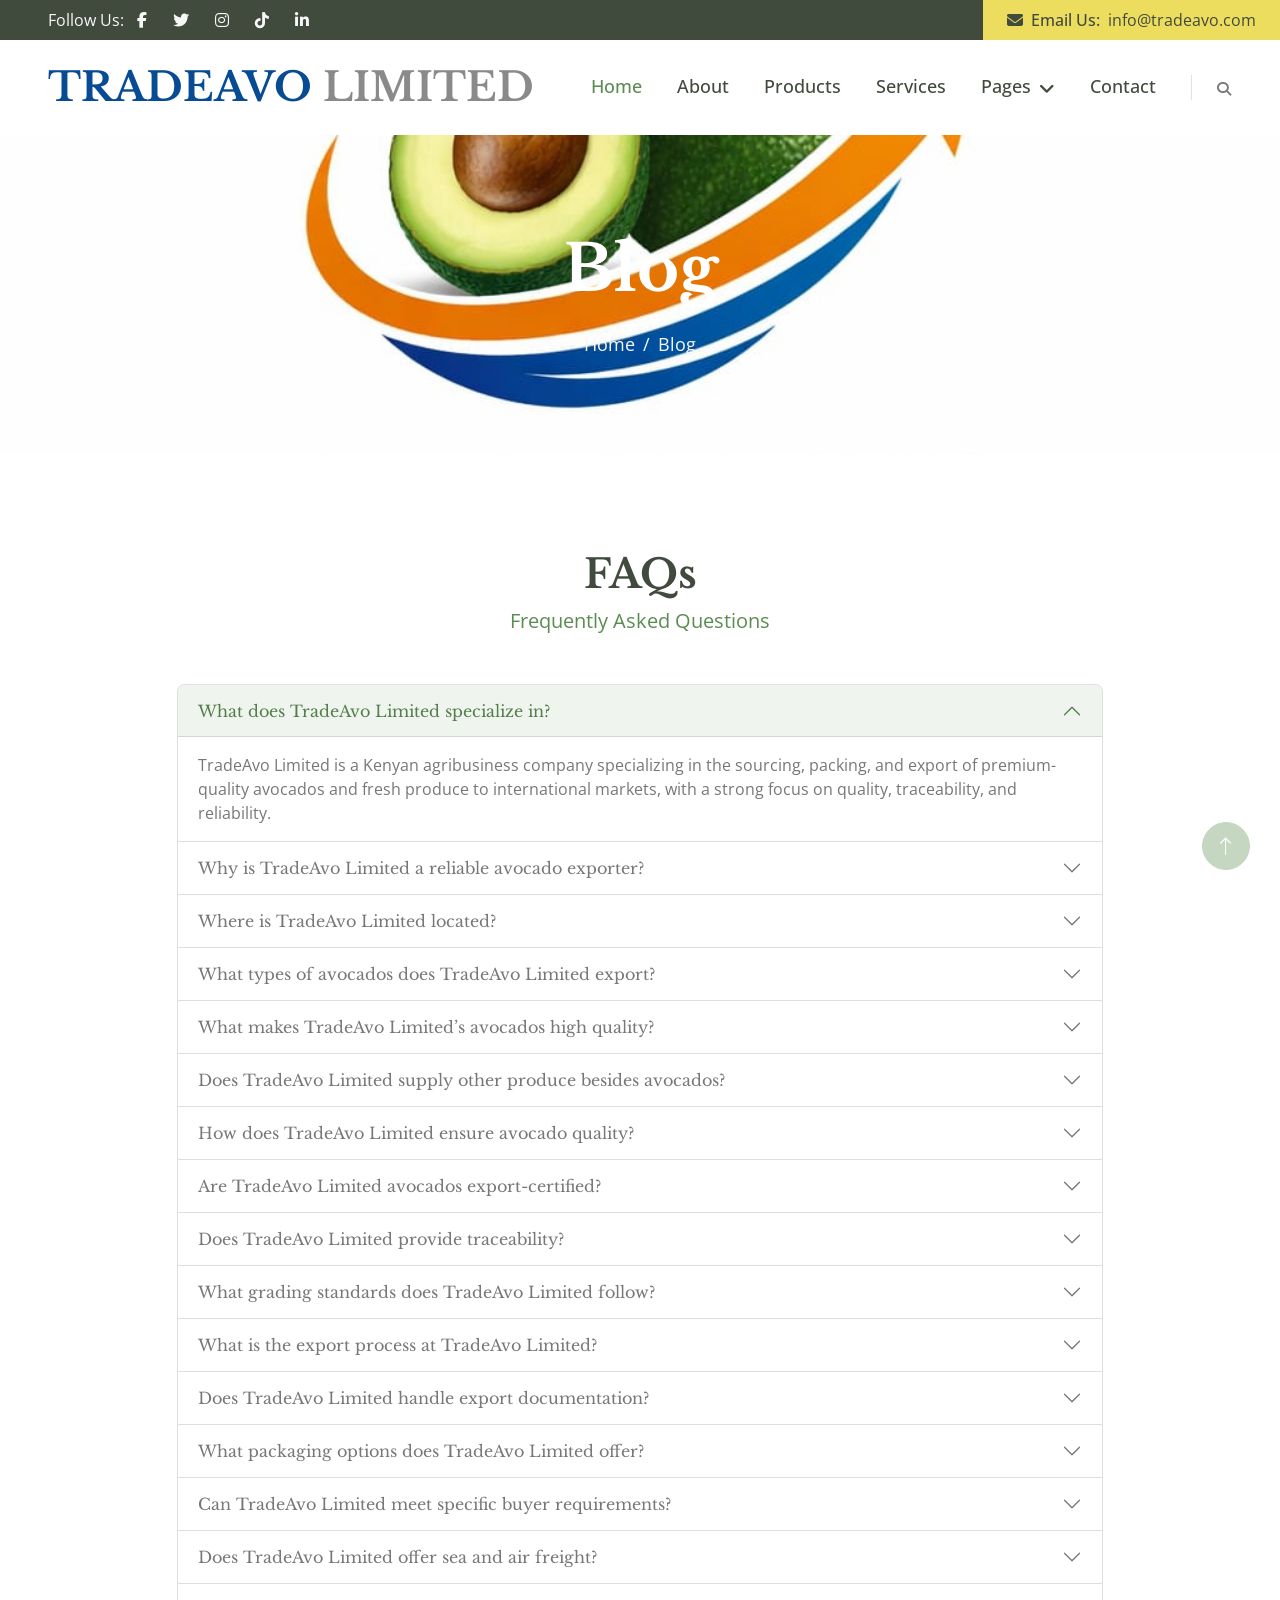
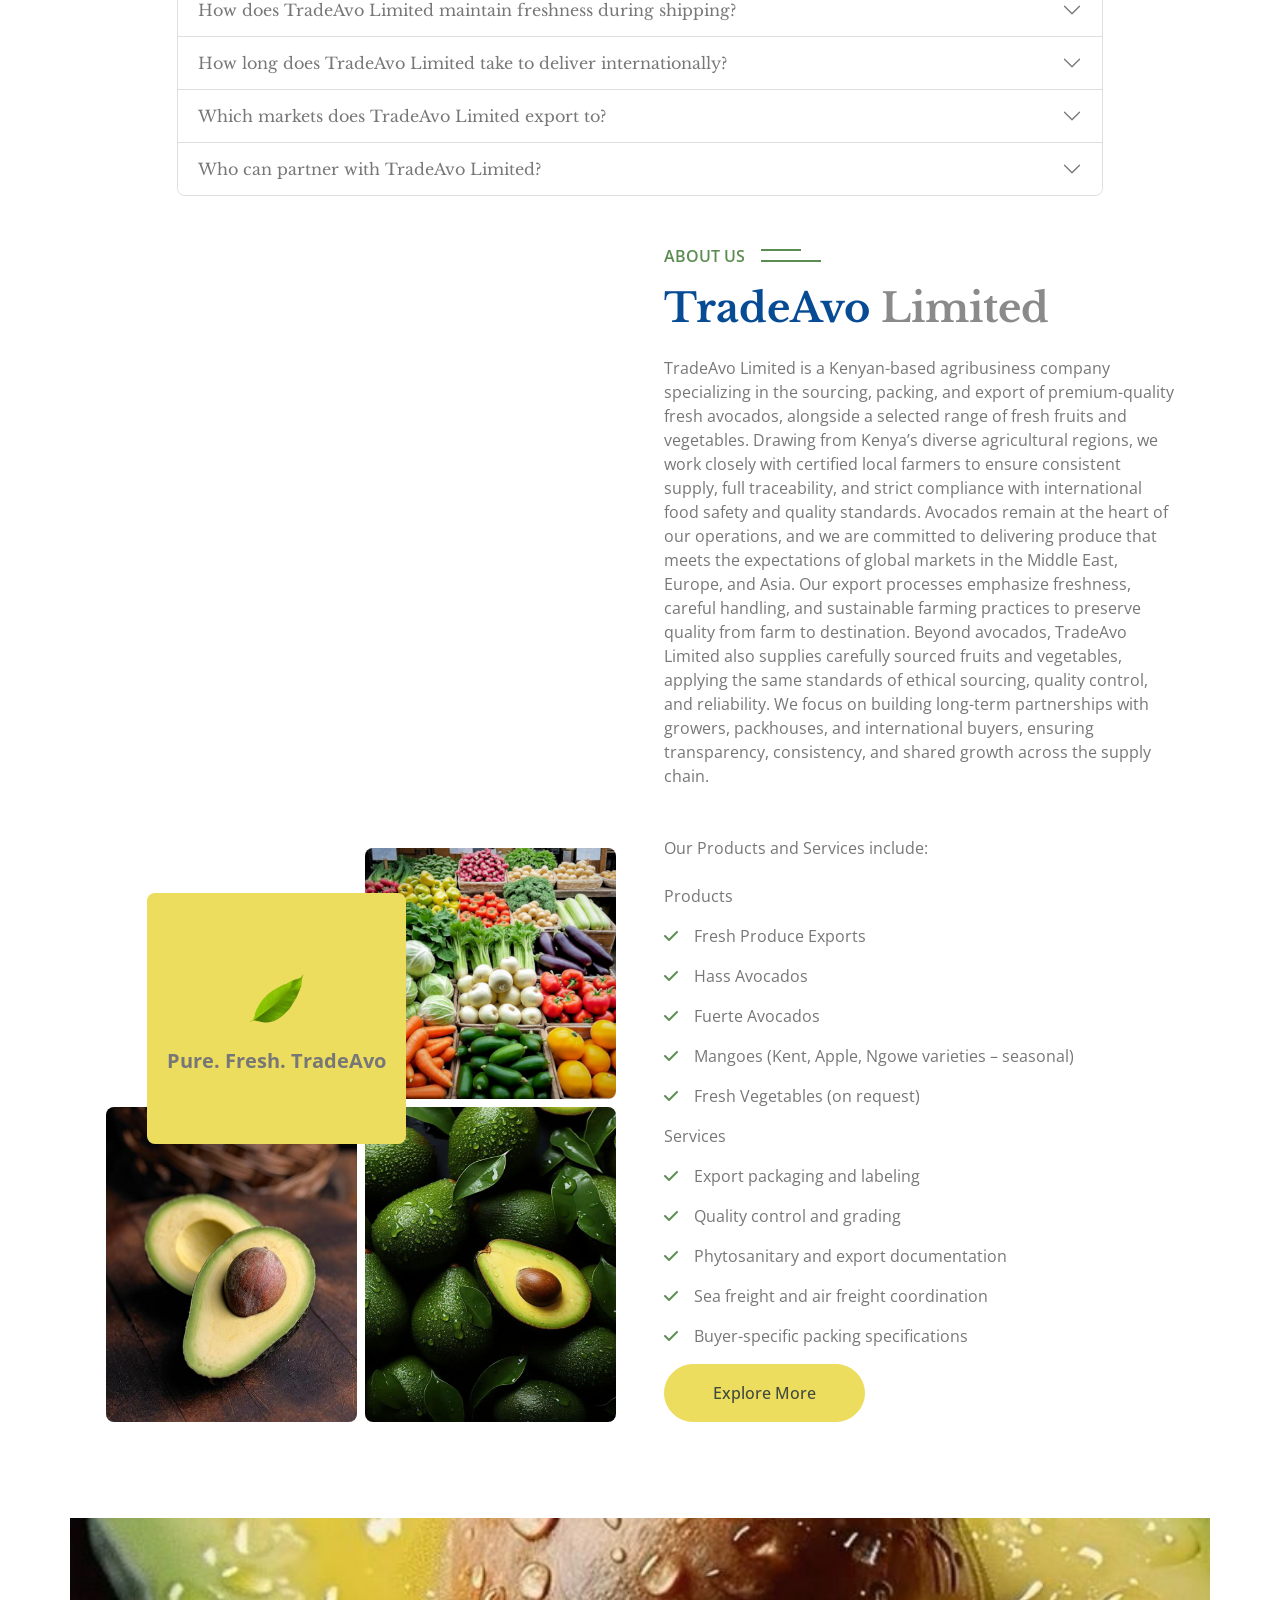
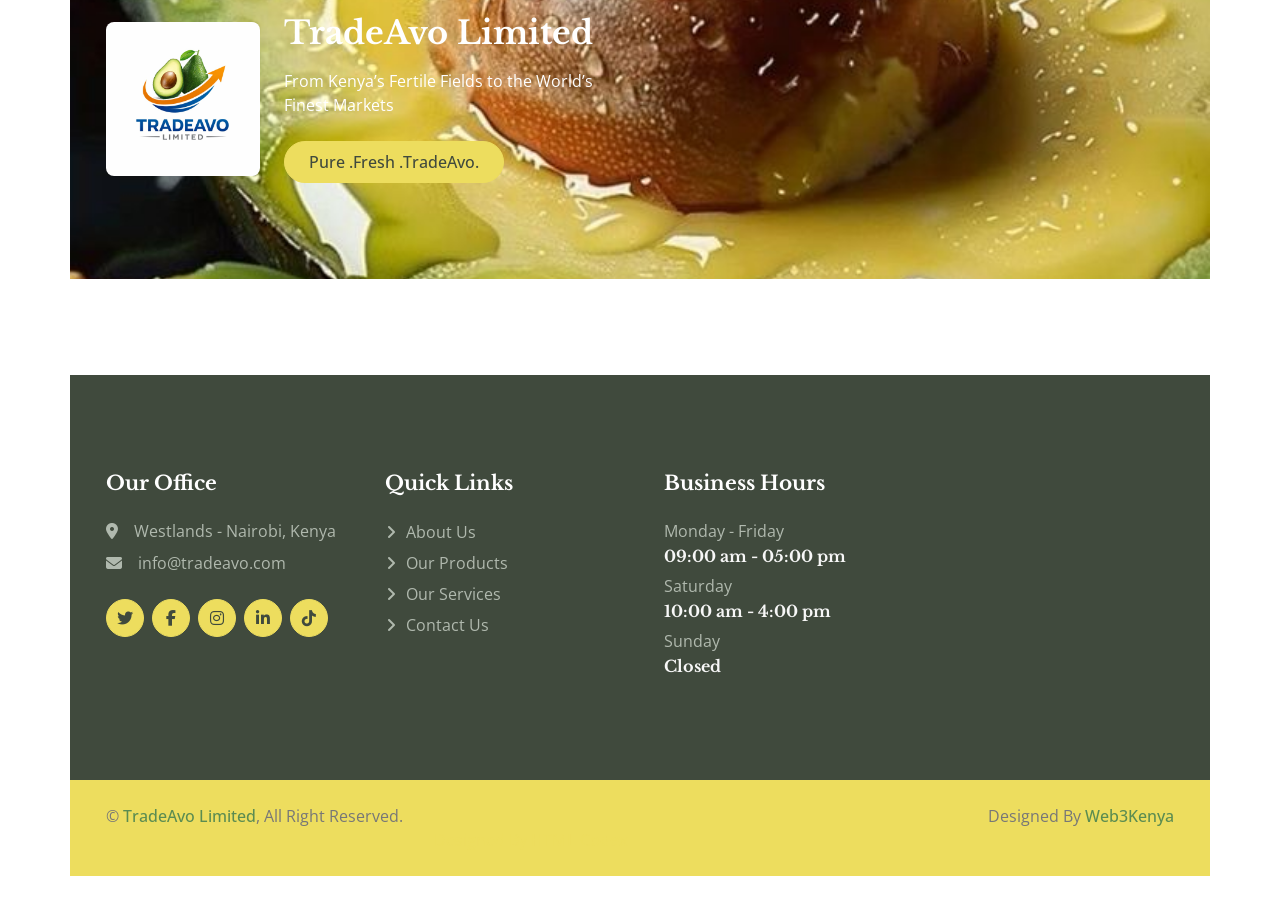
<file: faq.html>
<!DOCTYPE html>
<html lang="en">

<head>
    <meta charset="utf-8">
    <title>TRADEAVO LIMITED
    </title>
    <meta content="width=device-width, initial-scale=1.0" name="viewport">
    <meta content="" name="keywords">
    <meta content="TradeAvo Limited is a Kenyan-based agribusiness company specializing in the
                        sourcing, packing, and export of premium-quality fresh avocados, alongside a selected range of
                        fresh fruits and vegetables. Drawing from Kenya’s diverse agricultural regions, we work closely
                        with certified local farmers to ensure consistent supply, full traceability, and strict
                        compliance with international food safety and quality standards." name="description">

    <!-- Favicon -->
    <link href="img\Tradeavo limited logo.jpeg" rel="icon">

    <!-- Google Web Fonts -->
    <link rel="preconnect" href="https://fonts.googleapis.com">
    <link rel="preconnect" href="https://fonts.gstatic.com" crossorigin>
    <link
        href="https://fonts.googleapis.com/css2?family=Libre+Baskerville:wght@700&family=Open+Sans:wght@400;500;600&display=swap"
        rel="stylesheet">

    <!-- Icon Font Stylesheet -->
    <link href="https://cdnjs.cloudflare.com/ajax/libs/font-awesome/5.10.0/css/all.min.css" rel="stylesheet">
    <link rel="stylesheet" href="https://cdnjs.cloudflare.com/ajax/libs/font-awesome/6.5.1/css/all.min.css">
    <link href="https://cdn.jsdelivr.net/npm/bootstrap-icons@1.4.1/font/bootstrap-icons.css" rel="stylesheet">

    <!-- Libraries Stylesheet -->
    <link href="lib/animate/animate.min.css" rel="stylesheet">
    <link href="lib/owlcarousel/assets/owl.carousel.min.css" rel="stylesheet">
    <link href="lib/lightbox/css/lightbox.min.css" rel="stylesheet">

    <!-- Customized Bootstrap Stylesheet -->
    <link href="css/bootstrap.min.css" rel="stylesheet">

    <!-- Template Stylesheet -->
    <link href="css/style.css" rel="stylesheet">
</head>

<body>
    <!-- Spinner Start -->
    <div id="spinner"
        class="show bg-white position-fixed translate-middle w-100 vh-100 top-50 start-50 d-flex align-items-center justify-content-center">
        <div class="spinner-border text-primary" role="status" style="width: 3rem; height: 3rem;"></div>
    </div>
    <!-- Spinner End -->


    <!-- Topbar Start -->
    <div class="container-fluid bg-dark px-0">
        <div class="row g-0 d-none d-lg-flex">
            <div class="col-lg-6 ps-5 text-start">
                <div class="h-100 d-inline-flex align-items-center text-light">
                    <span>Follow Us:</span>
                    <a class="btn btn-link text-light"
                        href="https://www.facebook.com/search/top?q=tradeavo%20limited"><i
                            class="fab fa-facebook-f"></i></a>

                    <a class="btn btn-link text-light" href="https://x.com/tradeavo_ltd"><i
                            class="fab fa-twitter"></i></a>
                    <a class="btn btn-link text-light" href="https://www.instagram.com/tradeavo.ltd/"><i
                            class="fab fa-instagram"></i></a>
                    <a class="btn btn-link text-light" href="https://www.tiktok.com/@tradeavo.ltd?lang=en"><i
                            class="fab fa-tiktok"></i></a>
                    <a class="btn btn-link text-light" href="https://www.linkedin.com/in/tradeavo-limited-50039a3bb/"><i
                            class="fab fa-linkedin-in"></i></a>
                </div>
            </div>
            <div class="col-lg-6 text-end">
                <div class="h-100 bg-secondary d-inline-flex align-items-center text-dark py-2 px-4">
                    <span class="me-2 fw-semi-bold"><i class="fa  fa-envelope me-2"></i>Email Us:</span>
                    <span>info@tradeavo.com</span>
                </div>
            </div>
        </div>
    </div>
    <!-- Topbar End -->


    <!-- Navbar Start -->
    <nav class="navbar navbar-expand-lg bg-white navbar-light sticky-top px-4 px-lg-5">
        <a href="index.html" class="navbar-brand d-flex align-items-center">
            <h1 class="m-0" style="color:#074B94;">
                TRADEAVO <span style="color:#8A8A8A;">LIMITED</span>
            </h1>

        </a>
        <button type="button" class="navbar-toggler me-0" data-bs-toggle="collapse" data-bs-target="#navbarCollapse">
            <span class="navbar-toggler-icon"></span>
        </button>
        <div class="collapse navbar-collapse" id="navbarCollapse">
            <div class="navbar-nav ms-auto p-4 p-lg-0">
                <a href="index.html" class="nav-item nav-link active">Home</a>
                <a href="about.html" class="nav-item nav-link">About</a>
                <a href="product.html" class="nav-item nav-link">Products</a>
                <a href="service.html" class="nav-item nav-link">Services</a>

                <div class="nav-item dropdown">
                    <a href="#" class="nav-link dropdown-toggle" data-bs-toggle="dropdown">Pages</a>
                    <div class="dropdown-menu bg-light m-0">

                        <a href="feature.html" class="dropdown-item">Why Choose Us</a>
                        <a href="socials.html" class="dropdown-item">Our Socials</a>
                        <a href="testimonial.html" class="dropdown-item">Testimonials</a>

                    </div>
                </div>
                <a href="contact.html" class="nav-item nav-link">Contact</a>
            </div>
            <div class="border-start ps-4 d-none d-lg-block">
                <button type="button" class="btn btn-sm p-0"><i class="fa fa-search"></i></button>
            </div>
        </div>
    </nav>
    <!-- Navbar End -->



    <!-- Page Header Start -->
    <div class="container-fluid page-header py-5 mb-5 wow fadeIn" data-wow-delay="0.1s">
        <div class="container text-center py-5">
            <h1 class="display-3 text-white mb-4 animated slideInDown">Blog</h1>
            <nav aria-label="breadcrumb animated slideInDown">
                <ol class="breadcrumb justify-content-center mb-0">
                    <li class="breadcrumb-item"><a href="index.html">Home</a></li>

                    <li class="breadcrumb-item active" aria-current="page">Blog</li>
                </ol>
            </nav>
        </div>
    </div>
    <!-- Page Header End -->

    <!-- FAQs Start -->
    <div class="container-xxl py-5">
        <div class="container">
            <div class="text-center mx-auto wow fadeInUp" data-wow-delay="0.1s" style="max-width: 500px;">
                <h1 class="display-6">FAQs</h1>
                <p class="text-primary fs-5 mb-5">Frequently Asked Questions</p>
            </div>
            <div class="row justify-content-center">
                <div class="col-lg-10">
                    <div class="accordion" id="accordionExample">
                        <div class="accordion-item wow fadeInUp" data-wow-delay="0.1s">
                            <h2 class="accordion-header" id="headingOne">
                                <button class="accordion-button" type="button" data-bs-toggle="collapse"
                                    data-bs-target="#collapseOne" aria-expanded="true" aria-controls="collapseOne">
                                    What does TradeAvo Limited specialize in?
                                </button>
                            </h2>
                            <div id="collapseOne" class="accordion-collapse collapse show" aria-labelledby="headingOne"
                                data-bs-parent="#accordionExample">
                                <div class="accordion-body">
                                    TradeAvo Limited is a Kenyan agribusiness company specializing in the sourcing,
                                    packing, and export of premium-quality avocados and fresh produce to international
                                    markets, with a strong focus on quality, traceability, and reliability.
                                </div>
                            </div>
                        </div>
                        <div class="accordion-item wow fadeInUp" data-wow-delay="0.2s">
                            <h2 class="accordion-header" id="headingTwo">
                                <button class="accordion-button collapsed" type="button" data-bs-toggle="collapse"
                                    data-bs-target="#collapseTwo" aria-expanded="false" aria-controls="collapseTwo">
                                    Why is TradeAvo Limited a reliable avocado exporter?
                                </button>
                            </h2>
                            <div id="collapseTwo" class="accordion-collapse collapse" aria-labelledby="headingTwo"
                                data-bs-parent="#accordionExample">
                                <div class="accordion-body">
                                    TradeAvo Limited is a reliable avocado exporter because it combines certified
                                    sourcing, strict quality control, export-standard packaging, and efficient logistics
                                    to deliver consistent, high-quality produce to global markets.
                                </div>
                            </div>
                        </div>
                        <div class="accordion-item wow fadeInUp" data-wow-delay="0.3s">
                            <h2 class="accordion-header" id="headingThree">
                                <button class="accordion-button collapsed" type="button" data-bs-toggle="collapse"
                                    data-bs-target="#collapseThree" aria-expanded="false" aria-controls="collapseThree">
                                    Where is TradeAvo Limited located?
                                </button>
                            </h2>
                            <div id="collapseThree" class="accordion-collapse collapse" aria-labelledby="headingThree"
                                data-bs-parent="#accordionExample">
                                <div class="accordion-body">
                                    TradeAvo Limited is based in Kenya and sources avocados from key agricultural
                                    regions known for producing high-quality export-grade fruit.
                                </div>
                            </div>
                        </div>
                        <div class="accordion-item wow fadeInUp" data-wow-delay="0.4s">
                            <h2 class="accordion-header" id="headingFour">
                                <button class="accordion-button collapsed" type="button" data-bs-toggle="collapse"
                                    data-bs-target="#collapseFour" aria-expanded="true" aria-controls="collapseFour">
                                    What types of avocados does TradeAvo Limited export?
                                </button>
                            </h2>
                            <div id="collapseFour" class="accordion-collapse collapse" aria-labelledby="headingFour"
                                data-bs-parent="#accordionExample">
                                <div class="accordion-body">
                                    TradeAvo Limited exports Hass and Fuerte avocados, carefully selected and graded to
                                    meet international market standards and buyer specifications.
                                </div>
                            </div>
                        </div>
                        <div class="accordion-item wow fadeInUp" data-wow-delay="0.5s">
                            <h2 class="accordion-header" id="headingFive">
                                <button class="accordion-button collapsed" type="button" data-bs-toggle="collapse"
                                    data-bs-target="#collapseFive" aria-expanded="false" aria-controls="collapseFive">
                                    What makes TradeAvo Limited’s avocados high quality?
                                </button>
                            </h2>
                            <div id="collapseFive" class="accordion-collapse collapse" aria-labelledby="headingFive"
                                data-bs-parent="#accordionExample">
                                <div class="accordion-body">
                                    TradeAvo Limited ensures high-quality avocados through proper harvesting, strict
                                    grading, careful handling, and adherence to international export standards
                                </div>
                            </div>
                        </div>
                        <div class="accordion-item wow fadeInUp" data-wow-delay="0.6s">
                            <h2 class="accordion-header" id="headingSix">
                                <button class="accordion-button collapsed" type="button" data-bs-toggle="collapse"
                                    data-bs-target="#collapseSix" aria-expanded="false" aria-controls="collapseSix">
                                    Does TradeAvo Limited supply other produce besides avocados?
                                </button>
                            </h2>
                            <div id="collapseSix" class="accordion-collapse collapse" aria-labelledby="headingSix"
                                data-bs-parent="#accordionExample">
                                <div class="accordion-body">
                                    Yes, TradeAvo Limited also supplies mangoes (Kent, Apple, and Ngowe varieties) and
                                    fresh vegetables upon request, all handled with the same quality standards.
                                </div>
                            </div>
                        </div>
                        <div class="accordion-item wow fadeInUp" data-wow-delay="0.7s">
                            <h2 class="accordion-header" id="headingSeven">
                                <button class="accordion-button collapsed" type="button" data-bs-toggle="collapse"
                                    data-bs-target="#collapseSeven" aria-expanded="false" aria-controls="collapseSeven">
                                    How does TradeAvo Limited ensure avocado quality?
                                </button>
                            </h2>
                            <div id="collapseSeven" class="accordion-collapse collapse" aria-labelledby="headingSeven"
                                data-bs-parent="#accordionExample">
                                <div class="accordion-body">
                                    TradeAvo Limited ensures avocado quality through careful selection, proper
                                    harvesting, strict grading, and adherence to international export standards.
                                </div>
                            </div>
                        </div>
                        <div class="accordion-item wow fadeInUp" data-wow-delay="0.8s">
                            <h2 class="accordion-header" id="headingEight">
                                <button class="accordion-button collapsed" type="button" data-bs-toggle="collapse"
                                    data-bs-target="#collapseEight" aria-expanded="false" aria-controls="collapseEight">
                                    Are TradeAvo Limited avocados export-certified?
                                </button>
                            </h2>
                            <div id="collapseEight" class="accordion-collapse collapse" aria-labelledby="headingEight"
                                data-bs-parent="#accordionExample">
                                <div class="accordion-body">
                                    Yes, TradeAvo Limited prepares all avocados in compliance with international export
                                    requirements and provides the necessary certifications for global markets.
                                </div>
                            </div>
                        </div>
                        <div class="accordion-item wow fadeInUp" data-wow-delay="0.7s">
                            <h2 class="accordion-header" id="headingSeven">
                                <button class="accordion-button collapsed" type="button" data-bs-toggle="collapse"
                                    data-bs-target="#collapseNine" aria-expanded="false" aria-controls="collapseSeven">
                                    Does TradeAvo Limited provide traceability?
                                </button>
                            </h2>
                            <div id="collapseNine" class="accordion-collapse collapse" aria-labelledby="headingSeven"
                                data-bs-parent="#accordionExample">
                                <div class="accordion-body">
                                    Yes, TradeAvo Limited provides full traceability, allowing each shipment to be
                                    tracked back to the source farm for transparency and quality assurance.
                                </div>
                            </div>
                        </div>
                        <div class="accordion-item wow fadeInUp" data-wow-delay="0.7s">
                            <h2 class="accordion-header" id="headingSeven">
                                <button class="accordion-button collapsed" type="button" data-bs-toggle="collapse"
                                    data-bs-target="#collapseTen" aria-expanded="false" aria-controls="collapseSeven">
                                    What grading standards does TradeAvo Limited follow?
                                </button>
                            </h2>
                            <div id="collapseTen" class="accordion-collapse collapse" aria-labelledby="headingSeven"
                                data-bs-parent="#accordionExample">
                                <div class="accordion-body">
                                    TradeAvo Limited follows international grading standards based on size, weight,
                                    appearance, and overall fruit quality to ensure consistency in every shipment.
                                </div>
                            </div>
                        </div>
                        <div class="accordion-item wow fadeInUp" data-wow-delay="0.7s">
                            <h2 class="accordion-header" id="headingSeven">
                                <button class="accordion-button collapsed" type="button" data-bs-toggle="collapse"
                                    data-bs-target="#collapseEleven" aria-expanded="false"
                                    aria-controls="collapseSeven">
                                    What is the export process at TradeAvo Limited?
                                </button>
                            </h2>
                            <div id="collapseEleven" class="accordion-collapse collapse" aria-labelledby="headingSeven"
                                data-bs-parent="#accordionExample">
                                <div class="accordion-body">
                                    TradeAvo Limited manages the full export process, including sourcing, harvesting,
                                    grading, packaging, certification, and shipping under controlled conditions.
                                </div>
                            </div>
                        </div>
                        <div class="accordion-item wow fadeInUp" data-wow-delay="0.7s">
                            <h2 class="accordion-header" id="headingSeven">
                                <button class="accordion-button collapsed" type="button" data-bs-toggle="collapse"
                                    data-bs-target="#collapseTwelve" aria-expanded="false"
                                    aria-controls="collapseSeven">
                                    Does TradeAvo Limited handle export documentation?
                                </button>
                            </h2>
                            <div id="collapseTwelve" class="accordion-collapse collapse" aria-labelledby="headingSeven"
                                data-bs-parent="#accordionExample">
                                <div class="accordion-body">
                                    Yes, TradeAvo Limited handles all export documentation, including phytosanitary
                                    certificates, ensuring compliance with importing country regulations.
                                </div>
                            </div>
                        </div>
                        <div class="accordion-item wow fadeInUp" data-wow-delay="0.7s">
                            <h2 class="accordion-header" id="headingSeven">
                                <button class="accordion-button collapsed" type="button" data-bs-toggle="collapse"
                                    data-bs-target="#collapseThirteen" aria-expanded="false"
                                    aria-controls="collapseSeven">
                                    What packaging options does TradeAvo Limited offer?
                                </button>
                            </h2>
                            <div id="collapseThirteen" class="accordion-collapse collapse"
                                aria-labelledby="headingSeven" data-bs-parent="#accordionExample">
                                <div class="accordion-body">
                                    TradeAvo Limited offers export-standard cartons, customized packaging, and
                                    buyer-specific labeling tailored to market requirements.
                                </div>
                            </div>
                        </div>
                        <div class="accordion-item wow fadeInUp" data-wow-delay="0.7s">
                            <h2 class="accordion-header" id="headingSeven">
                                <button class="accordion-button collapsed" type="button" data-bs-toggle="collapse"
                                    data-bs-target="#collapseFourteen" aria-expanded="false"
                                    aria-controls="collapseSeven">
                                    Can TradeAvo Limited meet specific buyer requirements?
                                </button>
                            </h2>
                            <div id="collapseFourteen" class="accordion-collapse collapse"
                                aria-labelledby="headingSeven" data-bs-parent="#accordionExample">
                                <div class="accordion-body">
                                    Yes, TradeAvo Limited works closely with buyers to meet specific requirements for
                                    size, packaging, labeling, and shipping.
                                </div>
                            </div>
                        </div>
                        <div class="accordion-item wow fadeInUp" data-wow-delay="0.7s">
                            <h2 class="accordion-header" id="headingSeven">
                                <button class="accordion-button collapsed" type="button" data-bs-toggle="collapse"
                                    data-bs-target="#collapseFifteen" aria-expanded="false"
                                    aria-controls="collapseSeven">
                                    Does TradeAvo Limited offer sea and air freight?
                                </button>
                            </h2>
                            <div id="collapseFifteen" class="accordion-collapse collapse" aria-labelledby="headingSeven"
                                data-bs-parent="#accordionExample">
                                <div class="accordion-body">
                                    Yes, TradeAvo Limited coordinates both sea and air freight depending on the buyer’s
                                    needs, volume, and delivery timelines.
                                </div>
                            </div>
                        </div>
                        <div class="accordion-item wow fadeInUp" data-wow-delay="0.7s">
                            <h2 class="accordion-header" id="headingSeven">
                                <button class="accordion-button collapsed" type="button" data-bs-toggle="collapse"
                                    data-bs-target="#collapseSixteen" aria-expanded="false"
                                    aria-controls="collapseSeven">
                                    How does TradeAvo Limited maintain freshness during shipping?
                                </button>
                            </h2>
                            <div id="collapseSixteen" class="accordion-collapse collapse" aria-labelledby="headingSeven"
                                data-bs-parent="#accordionExample">
                                <div class="accordion-body">
                                    TradeAvo Limited maintains freshness using cold chain logistics, including
                                    pre-cooling, refrigerated storage, and temperature-controlled transport.
                                </div>
                            </div>
                        </div>
                        <div class="accordion-item wow fadeInUp" data-wow-delay="0.7s">
                            <h2 class="accordion-header" id="headingSeven">
                                <button class="accordion-button collapsed" type="button" data-bs-toggle="collapse"
                                    data-bs-target="#collapseSeventeen" aria-expanded="false"
                                    aria-controls="collapseSeven">
                                    How long does TradeAvo Limited take to deliver internationally?
                                </button>
                            </h2>
                            <div id="collapseSeventeen" class="accordion-collapse collapse"
                                aria-labelledby="headingSeven" data-bs-parent="#accordionExample">
                                <div class="accordion-body">
                                    TradeAvo Limited delivery timelines depend on the destination and shipping method,
                                    with air freight being faster and sea freight more suitable for bulk shipments.
                                </div>
                            </div>
                        </div>
                        <div class="accordion-item wow fadeInUp" data-wow-delay="0.7s">
                            <h2 class="accordion-header" id="headingSeven">
                                <button class="accordion-button collapsed" type="button" data-bs-toggle="collapse"
                                    data-bs-target="#collapseEighteen" aria-expanded="false"
                                    aria-controls="collapseSeven">
                                    Which markets does TradeAvo Limited export to?
                                </button>
                            </h2>
                            <div id="collapseEighteen" class="accordion-collapse collapse"
                                aria-labelledby="headingSeven" data-bs-parent="#accordionExample">
                                <div class="accordion-body">
                                    TradeAvo Limited exports avocados to Europe, the Middle East, and Asia, supplying
                                    consistent, high-quality produce to international buyers.
                                </div>
                            </div>
                        </div>
                        <div class="accordion-item wow fadeInUp" data-wow-delay="0.7s">
                            <h2 class="accordion-header" id="headingSeven">
                                <button class="accordion-button collapsed" type="button" data-bs-toggle="collapse"
                                    data-bs-target="#collapseNineteen" aria-expanded="false"
                                    aria-controls="collapseSeven">
                                    Who can partner with TradeAvo Limited?
                                </button>
                            </h2>
                            <div id="collapseNineteen" class="accordion-collapse collapse"
                                aria-labelledby="headingSeven" data-bs-parent="#accordionExample">
                                <div class="accordion-body">
                                    TradeAvo Limited partners with importers, distributors, wholesalers, retailers, and
                                    food service businesses seeking reliable avocado supply.
                                </div>
                            </div>
                        </div>
                    </div>
                </div>
                <!-- FAQs Start -->

                <!-- About Start -->
                <div class="container-xxl py-5">
                    <div class="container">
                        <div class="row g-5 align-items-end">
                            <div class="col-lg-6">
                                <div class="row g-2">
                                    <div class="col-6 position-relative wow fadeIn" data-wow-delay="0.7s"
                                        style="animation: slideInLeft 0.8s ease forwards; animation-delay: 0.3s;z-index: 10;">
                                        <div class="about-experience bg-secondary rounded text-center">
                                            <img src="img\leaf illustration.png" alt="fresh leaf"
                                                class="experience-illustration mb-2" style="height: 77px;width: 77px;">
                                            <small class="fs-5 fw-bold">Pure. Fresh. TradeAvo</small>
                                        </div>

                                    </div>
                                    <div class="col-6 wow fadeIn" data-wow-delay="0.1s">
                                        <img class="img-fluid rounded" src="img\Packed Vegetables  Revered.jpg">
                                    </div>
                                    <div class="col-6 wow fadeIn" data-wow-delay="0.3s">
                                        <img class="img-fluid rounded" src="img\Avocado Revered 2.jpg"
                                            style="height: 315px;width: 290px;">
                                    </div>
                                    <div class="col-6 wow fadeIn" data-wow-delay="0.5s">
                                        <img class="img-fluid rounded" src="img\Avocado Revered 1.jpg"
                                            style="height: 315px;width: 290px;">
                                    </div>
                                </div>
                            </div>
                            <div class="col-lg-6 wow fadeIn" data-wow-delay="0.5s">
                                <p class="section-title bg-white text-start text-primary pe-3">About Us</p>
                                <h1 class="mb-4"><span style="color:#074B94;">TradeAvo</span>
                                    <span style="color:#8A8A8A;">Limited</span>
                                </h1>
                                <p class="mb-4">TradeAvo Limited is a Kenyan-based agribusiness company specializing in
                                    the
                                    sourcing, packing, and export of premium-quality fresh avocados, alongside a
                                    selected range of
                                    fresh fruits and vegetables. Drawing from Kenya’s diverse agricultural regions, we
                                    work closely
                                    with certified local farmers to ensure consistent supply, full traceability, and
                                    strict
                                    compliance with international food safety and quality standards.

                                    Avocados remain at the heart of our operations, and we are committed to delivering
                                    produce that
                                    meets the expectations of global markets in the Middle East, Europe, and Asia. Our
                                    export
                                    processes emphasize freshness, careful handling, and sustainable farming practices
                                    to preserve
                                    quality from farm to destination.

                                    Beyond avocados, TradeAvo Limited also supplies carefully sourced fruits and
                                    vegetables,
                                    applying the same standards of ethical sourcing, quality control, and reliability.
                                    We focus on
                                    building long-term partnerships with growers, packhouses, and international buyers,
                                    ensuring
                                    transparency, consistency, and shared growth across the supply chain.
                                </p><br>

                                <p class="mb-4">Our Products and Services include:</p>
                                <p>Products</p>
                                <p><i class="fa fa-check text-primary me-3"></i>Fresh Produce Exports</p>
                                <p><i class="fa fa-check text-primary me-3"></i>Hass Avocados</p>
                                <p><i class="fa fa-check text-primary me-3"></i>Fuerte Avocados</p>
                                <p><i class="fa fa-check text-primary me-3"></i>Mangoes (Kent, Apple, Ngowe varieties –
                                    seasonal)
                                </p>
                                <p><i class="fa fa-check text-primary me-3"></i>Fresh Vegetables (on request)</p>
                                <p>Services</p>
                                <p><i class="fa fa-check text-primary me-3"></i>Export packaging and labeling</p>
                                <p><i class="fa fa-check text-primary me-3"></i>Quality control and grading</p>
                                <p><i class="fa fa-check text-primary me-3"></i>Phytosanitary and export documentation
                                </p>
                                <p><i class="fa fa-check text-primary me-3"></i>Sea freight and air freight coordination
                                </p>
                                <p><i class="fa fa-check text-primary me-3"></i>Buyer-specific packing specifications
                                </p>

                                <a class="btn btn-secondary rounded-pill py-3 px-5" href="">Explore More</a>
                            </div>
                        </div>
                    </div>
                </div>
                <!-- About End -->

                <!-- Banner Start -->
                <div class="container-fluid banner my-5 py-5" data-parallax="scroll"
                    data-image-src="img\Watery Avocado TradAvo.jpg">
                    <div class="container py-5">
                        <div class="row g-5">
                            <div class="col-lg-6 wow fadeIn" data-wow-delay="0.3s">
                                <div class="row g-4 align-items-center">
                                    <div class="col-sm-4">
                                        <img class="img-fluid rounded" src="img\Tradeavo limited logo.jpeg" alt="">
                                    </div>
                                    <div class="col-sm-8">
                                        <h2 class="text-white mb-3">TradeAvo Limited</h2>
                                        <p class="text-white mb-4">From Kenya’s Fertile Fields to the World’s Finest
                                            Markets</p>
                                        <a class="btn btn-secondary rounded-pill py-2 px-4" href="">Pure .Fresh
                                            .TradeAvo.</a>
                                    </div>
                                </div>
                            </div>

                        </div>
                    </div>
                </div>





                <!-- Footer Start -->
                <div class="container-fluid bg-dark footer mt-5 py-5 wow fadeIn" data-wow-delay="0.1s">
                    <div class="container py-5">
                        <div class="row g-5">
                            <div class="col-lg-3 col-md-6">
                                <h5 class="text-white mb-4">Our Office</h5>
                                <p class="mb-2"><i class="fa fa-map-marker-alt me-3"></i>Westlands - Nairobi, Kenya</p>
                                <!-- <p class="mb-2"><i class="fa fa-phone-alt me-3"></i>+254 722 787 851</p> -->
                                <p class="mb-2"><i class="fa fa-envelope me-3"></i>info@tradeavo.com</p>
                                <div class="d-flex pt-3">


                                    <a class="btn btn-square btn-secondary rounded-circle me-2"
                                        href="https://x.com/tradeavo_ltd"><i class="fab fa-twitter"></i></a>
                                    <a class="btn btn-square btn-secondary rounded-circle me-2"
                                        href="https://www.facebook.com/search/top?q=tradeavo%20limited"><i
                                            class="fab fa-facebook-f"></i></a>
                                    <a class="btn btn-square btn-secondary rounded-circle me-2"
                                        href="https://www.instagram.com/tradeavo.ltd/"><i
                                            class="fab fa-instagram"></i></a>
                                    <a class="btn btn-square btn-secondary rounded-circle me-2"
                                        href="https://www.linkedin.com/in/tradeavo-limited-50039a3bb/"><i
                                            class="fab fa-linkedin-in"></i></a>
                                    <a class="btn btn-square btn-secondary rounded-circle me-2"
                                        href="https://www.tiktok.com/@tradeavo.ltd?lang=en"><i
                                            class="fab fa-tiktok"></i></a>
                                </div>
                            </div>
                            <div class="col-lg-3 col-md-6">
                                <h5 class="text-white mb-4">Quick Links</h5>
                                <a class="btn btn-link" href="about.html">About Us</a>
                                <a class="btn btn-link" href="products.html">Our Products</a>
                                <a class="btn btn-link" href="services.html">Our Services</a>
                                <a class="btn btn-link" href="contact.html">Contact Us</a>

                            </div>
                            <div class="col-lg-3 col-md-6">
                                <h5 class="text-white mb-4">Business Hours</h5>
                                <p class="mb-1">Monday - Friday</p>
                                <h6 class="text-light">09:00 am - 05:00 pm</h6>
                                <p class="mb-1">Saturday</p>
                                <h6 class="text-light">10:00 am - 4:00 pm</h6>
                                <p class="mb-1">Sunday</p>
                                <h6 class="text-light">Closed</h6>
                            </div>

                        </div>
                    </div>
                </div>
                <!-- Footer End -->



                <!-- Copyright Start -->
                <div class="container-fluid bg-secondary text-body copyright py-4">
                    <div class="container">
                        <div class="row">
                            <div class="col-md-6 text-center text-md-start mb-3 mb-md-0">
                                &copy; <a class="fw-semi-bold" href="#">TradeAvo Limited</a>, All Right Reserved.
                            </div>
                            <div class="col-md-6 text-center text-md-end">

                                Designed By <a class="fw-semi-bold" href="https://web3kenya.co.ke">Web3Kenya</a>
                            </div>

                            <br>
                            <div class="col-md-6 text-center text-md-end" style="color: #EDDD5E">
                                <!--/*** This template is free as long as you keep the footer author’s credit link/attribution link/backlink. If you'd like to use the template without the footer author’s credit link/attribution link/backlink, you can purchase the Credit Removal License from "https://htmlcodex.com/credit-removal". Thank you for your support. ***/-->
                                Designed By <a class="fw-semi-bold" href="https://htmlcodex.com"
                                    style="color: #EDDD5E;">HTML
                                    Codex</a>
                            </div>
                        </div>
                    </div>
                </div>
                <!-- Copyright End -->


                <!-- Back to Top -->
                <a href="#" class="btn btn-lg btn-primary btn-lg-square rounded-circle back-to-top"><i
                        class="bi bi-arrow-up"></i></a>


                <!-- JavaScript Libraries -->
                <script src="https://code.jquery.com/jquery-3.4.1.min.js"></script>
                <script src="https://cdn.jsdelivr.net/npm/bootstrap@5.0.0/dist/js/bootstrap.bundle.min.js"></script>
                <script src="lib/wow/wow.min.js"></script>
                <script src="lib/easing/easing.min.js"></script>
                <script src="lib/waypoints/waypoints.min.js"></script>
                <script src="lib/owlcarousel/owl.carousel.min.js"></script>
                <script src="lib/counterup/counterup.min.js"></script>
                <script src="lib/parallax/parallax.min.js"></script>
                <script src="lib/lightbox/js/lightbox.min.js"></script>

                <!-- Template Javascript -->
                <script src="js/main.js"></script>
</body>


</html>
</file>
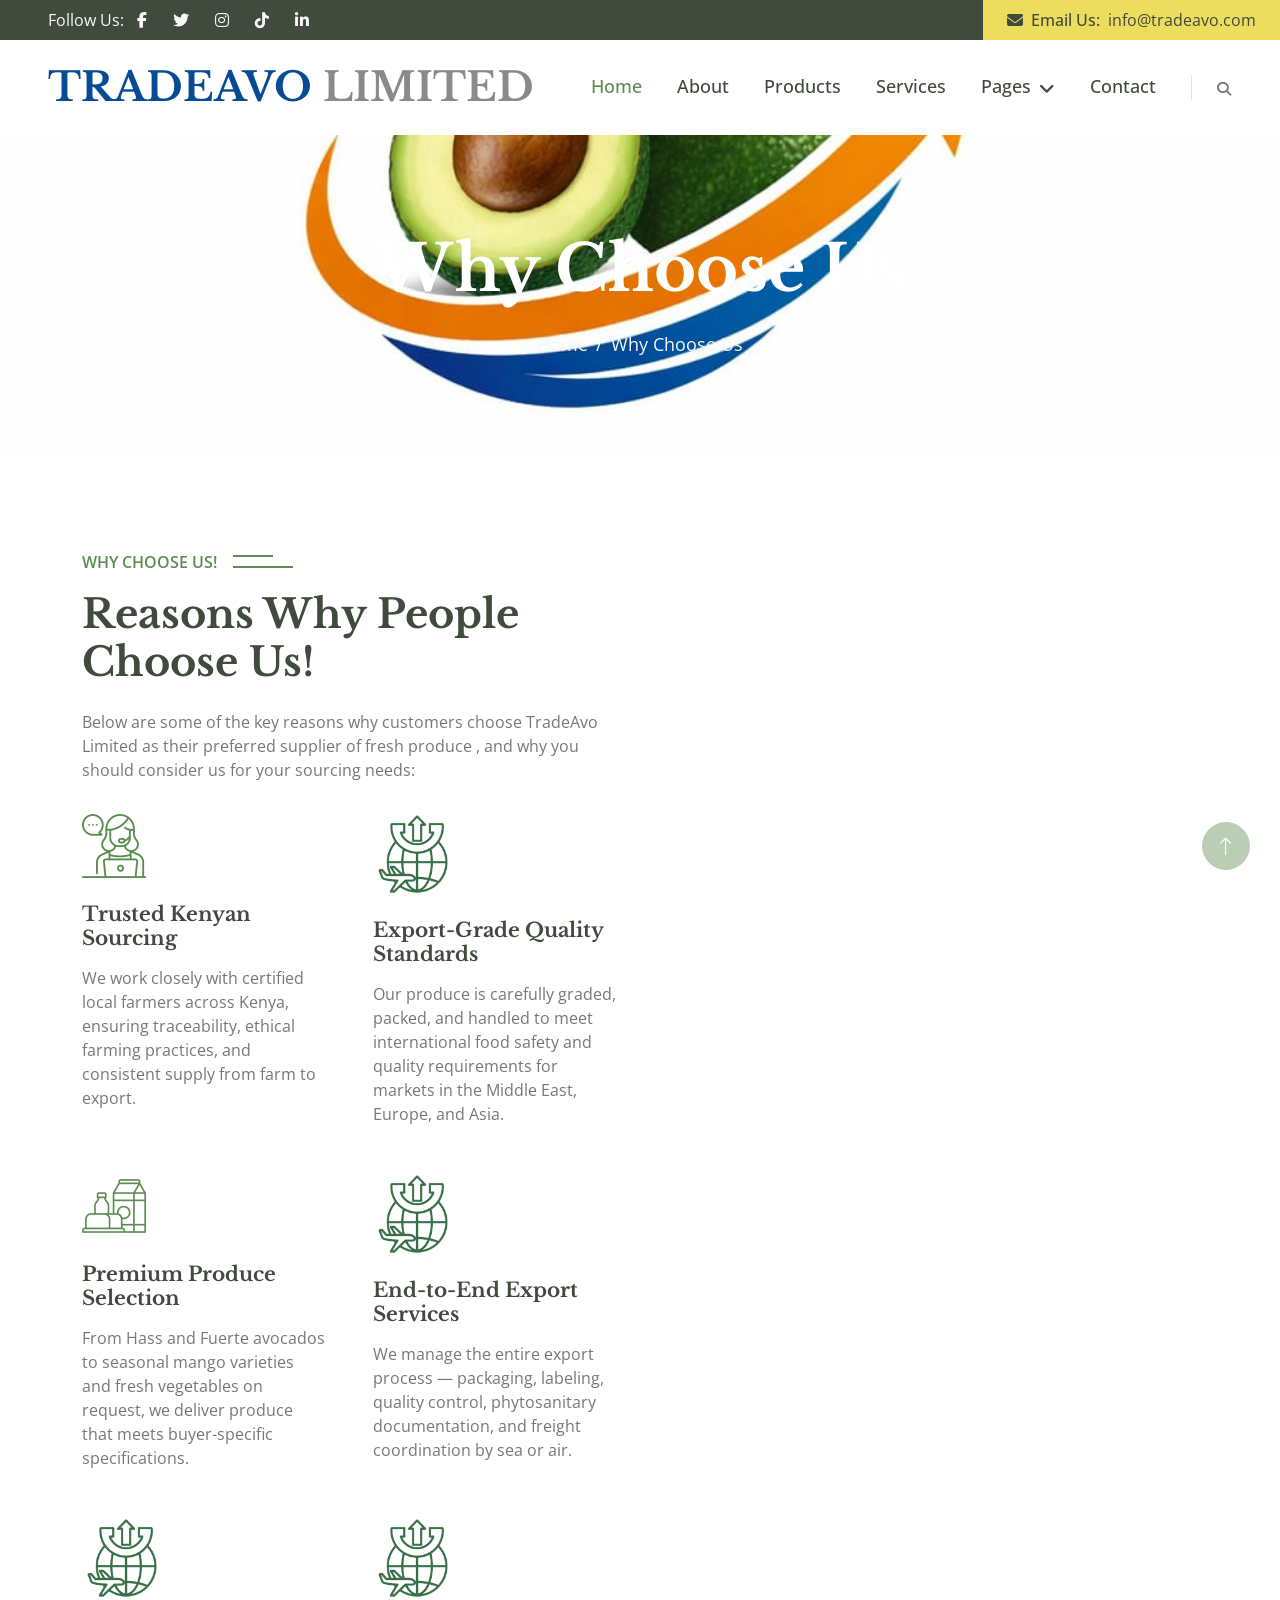
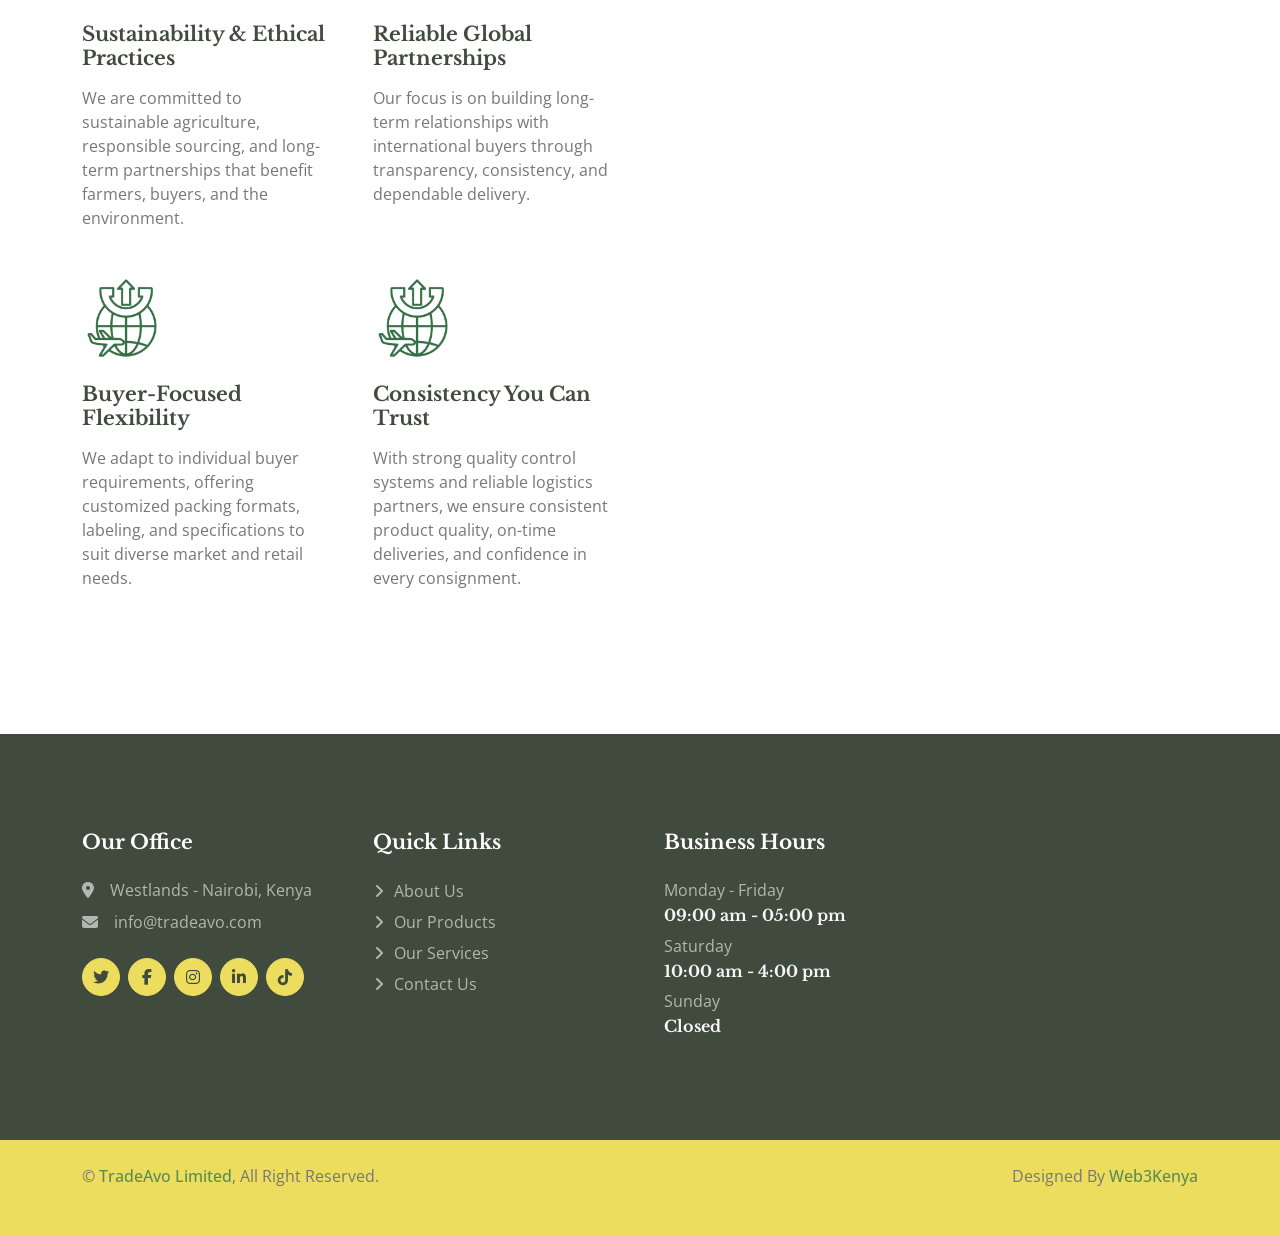
<file: feature.html>
<!DOCTYPE html>
<html lang="en">

<head>
    <meta charset="utf-8">
    <title>TRADEAVO LIMITED
    </title>
    <meta content="width=device-width, initial-scale=1.0" name="viewport">
    <meta content="" name="keywords">
    <meta content="TradeAvo Limited is a Kenyan-based agribusiness company specializing in the
                        sourcing, packing, and export of premium-quality fresh avocados, alongside a selected range of
                        fresh fruits and vegetables. Drawing from Kenya’s diverse agricultural regions, we work closely
                        with certified local farmers to ensure consistent supply, full traceability, and strict
                        compliance with international food safety and quality standards." name="description">

    <!-- Favicon -->
    <link href="img\Tradeavo limited logo.jpeg" rel="icon">

    <!-- Google Web Fonts -->
    <link rel="preconnect" href="https://fonts.googleapis.com">
    <link rel="preconnect" href="https://fonts.gstatic.com" crossorigin>
    <link
        href="https://fonts.googleapis.com/css2?family=Libre+Baskerville:wght@700&family=Open+Sans:wght@400;500;600&display=swap"
        rel="stylesheet">

    <!-- Icon Font Stylesheet -->
    <link href="https://cdnjs.cloudflare.com/ajax/libs/font-awesome/5.10.0/css/all.min.css" rel="stylesheet">
    <link rel="stylesheet" href="https://cdnjs.cloudflare.com/ajax/libs/font-awesome/6.5.1/css/all.min.css">
    <link href="https://cdn.jsdelivr.net/npm/bootstrap-icons@1.4.1/font/bootstrap-icons.css" rel="stylesheet">

    <!-- Libraries Stylesheet -->
    <link href="lib/animate/animate.min.css" rel="stylesheet">
    <link href="lib/owlcarousel/assets/owl.carousel.min.css" rel="stylesheet">
    <link href="lib/lightbox/css/lightbox.min.css" rel="stylesheet">

    <!-- Customized Bootstrap Stylesheet -->
    <link href="css/bootstrap.min.css" rel="stylesheet">

    <!-- Template Stylesheet -->
    <link href="css/style.css" rel="stylesheet">
</head>

<body>
    <!-- Spinner Start -->
    <div id="spinner"
        class="show bg-white position-fixed translate-middle w-100 vh-100 top-50 start-50 d-flex align-items-center justify-content-center">
        <div class="spinner-border text-primary" role="status" style="width: 3rem; height: 3rem;"></div>
    </div>
    <!-- Spinner End -->


    <!-- Topbar Start -->
    <div class="container-fluid bg-dark px-0">
        <div class="row g-0 d-none d-lg-flex">
            <div class="col-lg-6 ps-5 text-start">
                <div class="h-100 d-inline-flex align-items-center text-light">
                    <span>Follow Us:</span>
                    <a class="btn btn-link text-light" href="https://www.facebook.com/search/top?q=tradeavo%20limited"><i class="fab fa-facebook-f"></i></a>

                    <a class="btn btn-link text-light" href="https://x.com/tradeavo_ltd"><i class="fab fa-twitter"></i></a>
                    <a class="btn btn-link text-light" href="https://www.instagram.com/tradeavo.ltd/"><i class="fab fa-instagram"></i></a>
                    <a class="btn btn-link text-light" href="https://www.tiktok.com/@tradeavo.ltd?lang=en"><i class="fab fa-tiktok"></i></a>
                    <a class="btn btn-link text-light" href="https://www.linkedin.com/in/tradeavo-limited-50039a3bb/"><i class="fab fa-linkedin-in"></i></a>
                </div>
            </div>
            <div class="col-lg-6 text-end">
                <div class="h-100 bg-secondary d-inline-flex align-items-center text-dark py-2 px-4">
                    <span class="me-2 fw-semi-bold"><i class="fa  fa-envelope me-2"></i>Email Us:</span>
                    <span>info@tradeavo.com</span>
                </div>
            </div>
        </div>
    </div>
    <!-- Topbar End -->


    <!-- Navbar Start -->
    <nav class="navbar navbar-expand-lg bg-white navbar-light sticky-top px-4 px-lg-5">
        <a href="index.html" class="navbar-brand d-flex align-items-center">
            <h1 class="m-0" style="color:#074B94;">
                TRADEAVO <span style="color:#8A8A8A;">LIMITED</span>
            </h1>

        </a>
        <button type="button" class="navbar-toggler me-0" data-bs-toggle="collapse" data-bs-target="#navbarCollapse">
            <span class="navbar-toggler-icon"></span>
        </button>
        <div class="collapse navbar-collapse" id="navbarCollapse">
            <div class="navbar-nav ms-auto p-4 p-lg-0">
                <a href="index.html" class="nav-item nav-link active">Home</a>
                <a href="about.html" class="nav-item nav-link">About</a>
                <a href="product.html" class="nav-item nav-link">Products</a>
                <a href="service.html" class="nav-item nav-link">Services</a>

                <div class="nav-item dropdown">
                    <a href="#" class="nav-link dropdown-toggle" data-bs-toggle="dropdown">Pages</a>
                    <div class="dropdown-menu bg-light m-0">

                        <a href="feature.html" class="dropdown-item">Why Choose Us</a>
                        <a href="socials.html" class="dropdown-item">Our Socials</a>
                        <a href="testimonial.html" class="dropdown-item">Testimonials</a>

                    </div>
                </div>
                <a href="contact.html" class="nav-item nav-link">Contact</a>
            </div>
            <div class="border-start ps-4 d-none d-lg-block">
                <button type="button" class="btn btn-sm p-0"><i class="fa fa-search"></i></button>
            </div>
        </div>
    </nav>
    <!-- Navbar End -->


    <!-- Page Header Start -->
    <div class="container-fluid page-header py-5 mb-5 wow fadeIn" data-wow-delay="0.1s">
        <div class="container text-center py-5">
            <h1 class="display-3 text-white mb-4 animated slideInDown">Why Choose Us</h1>
            <nav aria-label="breadcrumb animated slideInDown">
                <ol class="breadcrumb justify-content-center mb-0">
                    <li class="breadcrumb-item"><a href="index.html">Home</a></li>

                    <li class="breadcrumb-item active" aria-current="page">Why Choose Us</li>
                </ol>
            </nav>
        </div>
    </div>
    <!-- Page Header End -->



    <!-- Features Start -->
    <div class="container-xxl py-5">
        <div class="container">
            <div class="row g-5 align-items-center">
                <div class="col-lg-6 wow fadeInUp" data-wow-delay="0.1s">
                    <p class="section-title bg-white text-start text-primary pe-3">Why Choose Us!</p>
                    <h1 class="mb-4"> Reasons Why People Choose Us!</h1>
                    <p class="mb-4">Below are some of the key reasons why customers choose TradeAvo Limited
                        as their preferred supplier of fresh produce , and why you should
                        consider us for your sourcing needs:
                    </p>
                    <div class="row g-5 pt-2 mb-5">
                        <div class="col-sm-6">
                            <img class="img-fluid mb-4" src="img/service.png" alt="">
                            <h5 class="mb-3">Trusted Kenyan Sourcing</h5>
                            <span>We work closely with certified local farmers across Kenya, ensuring traceability,
                                ethical farming practices, and consistent supply from farm to export.</span>
                        </div>
                        <div class="col-sm-6">
                            <img class="img-fluid mb-4" src="img\export.png" alt="" style="height: 80px; width: 80px;">
                            <h5 class="mb-3">Export-Grade Quality Standards</h5>
                            <span>Our produce is carefully graded, packed, and handled to meet international food safety
                                and quality requirements for markets in the Middle East, Europe, and Asia.</span>
                        </div>
                        <div class="col-sm-6">
                            <img class="img-fluid mb-4" src="img/product.png" alt="">
                            <h5 class="mb-3">Premium Produce Selection</h5>
                            <span>From Hass and Fuerte avocados to seasonal mango varieties and fresh vegetables on
                                request, we deliver produce that meets buyer-specific specifications.</span>
                        </div>
                        <div class="col-sm-6">
                            <img class="img-fluid mb-4" src="img\export.png" alt="" style="height: 80px; width: 80px;">
                            <h5 class="mb-3">End-to-End Export Services</h5>
                            <span>We manage the entire export process — packaging, labeling, quality control,
                                phytosanitary documentation, and freight coordination by sea or air.</span>
                        </div>
                        <div class="col-sm-6">
                            <img class="img-fluid mb-4" src="img\export.png" alt="" style="height: 80px; width: 80px;">
                            <h5 class="mb-3">Sustainability & Ethical Practices</h5>
                            <span>We are committed to sustainable agriculture, responsible sourcing, and long-term
                                partnerships that benefit farmers, buyers, and the environment.</span>
                        </div>
                        <div class="col-sm-6">
                            <img class="img-fluid mb-4" src="img\export.png" alt="" style="height: 80px; width: 80px;">
                            <h5 class="mb-3">Reliable Global Partnerships</h5>
                            <span>Our focus is on building long-term relationships with international buyers through
                                transparency, consistency, and dependable delivery.</span>
                        </div>
                        <div class="col-sm-6">
                            <img class="img-fluid mb-4" src="img\export.png" alt="" style="height: 80px; width: 80px;">
                            <h5 class="mb-3">Buyer-Focused Flexibility</h5>
                            <span>We adapt to individual buyer requirements, offering customized packing formats,
                                labeling, and specifications to suit diverse market and retail needs.</span>
                        </div>
                        <div class="col-sm-6">
                            <img class="img-fluid mb-4" src="img\export.png" alt="" style="height: 80px; width: 80px;">
                            <h5 class="mb-3">Consistency You Can Trust</h5>
                            <span>With strong quality control systems and reliable logistics partners, we ensure
                                consistent product quality, on-time deliveries, and confidence in every
                                consignment.</span>
                        </div>
                    </div>


                </div>

            </div>
        </div>
    </div>
    <!-- Features End -->

    <!-- Footer Start -->
    <div class="container-fluid bg-dark footer mt-5 py-5 wow fadeIn" data-wow-delay="0.1s">
        <div class="container py-5">
            <div class="row g-5">
                <div class="col-lg-3 col-md-6">
                    <h5 class="text-white mb-4">Our Office</h5>
                    <p class="mb-2"><i class="fa fa-map-marker-alt me-3"></i>Westlands - Nairobi, Kenya</p>
                    <!-- <p class="mb-2"><i class="fa fa-phone-alt me-3"></i>+254 722 787 851</p> -->
                    <p class="mb-2"><i class="fa fa-envelope me-3"></i>info@tradeavo.com</p>
                    <div class="d-flex pt-3">
                        


                        <a class="btn btn-square btn-secondary rounded-circle me-2" href="https://x.com/tradeavo_ltd"><i
                                class="fab fa-twitter"></i></a>
                        <a class="btn btn-square btn-secondary rounded-circle me-2" href="https://www.facebook.com/search/top?q=tradeavo%20limited"><i
                                class="fab fa-facebook-f"></i></a>
                        <a class="btn btn-square btn-secondary rounded-circle me-2" href="https://www.instagram.com/tradeavo.ltd/"><i
                                class="fab fa-instagram"></i></a>
                        <a class="btn btn-square btn-secondary rounded-circle me-2" href="https://www.linkedin.com/in/tradeavo-limited-50039a3bb/"><i
                                class="fab fa-linkedin-in"></i></a>
                        <a class="btn btn-square btn-secondary rounded-circle me-2" href="https://www.tiktok.com/@tradeavo.ltd?lang=en"><i
                                class="fab fa-tiktok"></i></a>
                    </div>
                </div>
                <div class="col-lg-3 col-md-6">
                    <h5 class="text-white mb-4">Quick Links</h5>
                    <a class="btn btn-link" href="about.html">About Us</a>
                    <a class="btn btn-link" href="products.html">Our Products</a>
                    <a class="btn btn-link" href="services.html">Our Services</a>
                    <a class="btn btn-link" href="contact.html">Contact Us</a>

                </div>
                <div class="col-lg-3 col-md-6">
                    <h5 class="text-white mb-4">Business Hours</h5>
                    <p class="mb-1">Monday - Friday</p>
                    <h6 class="text-light">09:00 am - 05:00 pm</h6>
                    <p class="mb-1">Saturday</p>
                    <h6 class="text-light">10:00 am - 4:00 pm</h6>
                    <p class="mb-1">Sunday</p>
                    <h6 class="text-light">Closed</h6>
                </div>

            </div>
        </div>
    </div>
    <!-- Footer End -->



    <!-- Copyright Start -->
    <div class="container-fluid bg-secondary text-body copyright py-4">
        <div class="container">
            <div class="row">
                <div class="col-md-6 text-center text-md-start mb-3 mb-md-0">
                    &copy; <a class="fw-semi-bold" href="#">TradeAvo Limited</a>, All Right Reserved.
                </div>
                <div class="col-md-6 text-center text-md-end">

                    Designed By <a class="fw-semi-bold" href="https://web3kenya.co.ke">Web3Kenya</a>
                </div>

                <br>
                <div class="col-md-6 text-center text-md-end" style="color: #EDDD5E">
                    <!--/*** This template is free as long as you keep the footer author’s credit link/attribution link/backlink. If you'd like to use the template without the footer author’s credit link/attribution link/backlink, you can purchase the Credit Removal License from "https://htmlcodex.com/credit-removal". Thank you for your support. ***/-->
                    Designed By <a class="fw-semi-bold" href="https://htmlcodex.com" style="color: #EDDD5E;">HTML
                        Codex</a>
                </div>
            </div>
        </div>
    </div>
    <!-- Copyright End -->

    <!-- Back to Top -->
    <a href="#" class="btn btn-lg btn-primary btn-lg-square rounded-circle back-to-top"><i
            class="bi bi-arrow-up"></i></a>


    <!-- JavaScript Libraries -->
    <script src="https://code.jquery.com/jquery-3.4.1.min.js"></script>
    <script src="https://cdn.jsdelivr.net/npm/bootstrap@5.0.0/dist/js/bootstrap.bundle.min.js"></script>
    <script src="lib/wow/wow.min.js"></script>
    <script src="lib/easing/easing.min.js"></script>
    <script src="lib/waypoints/waypoints.min.js"></script>
    <script src="lib/owlcarousel/owl.carousel.min.js"></script>
    <script src="lib/counterup/counterup.min.js"></script>
    <script src="lib/parallax/parallax.min.js"></script>
    <script src="lib/lightbox/js/lightbox.min.js"></script>

    <!-- Template Javascript -->
    <script src="js/main.js"></script>
</body>

</html>
</file>
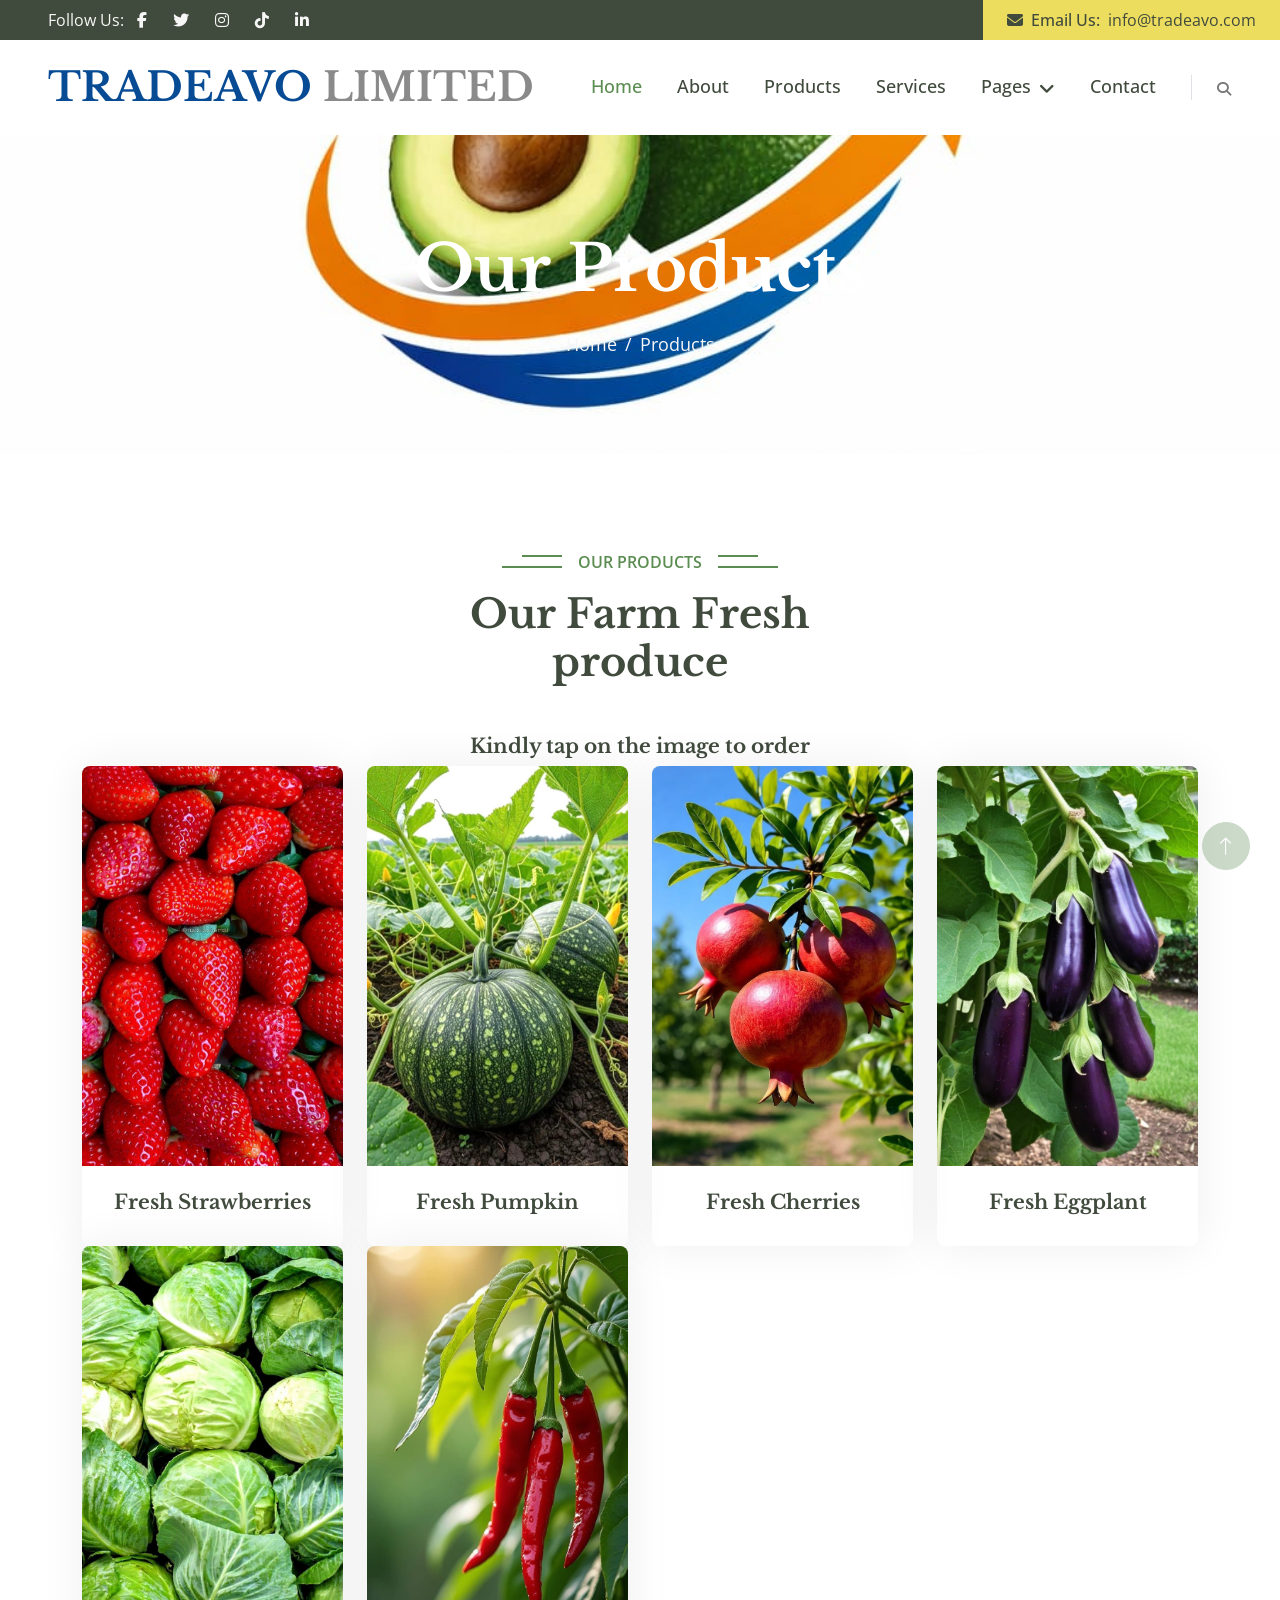
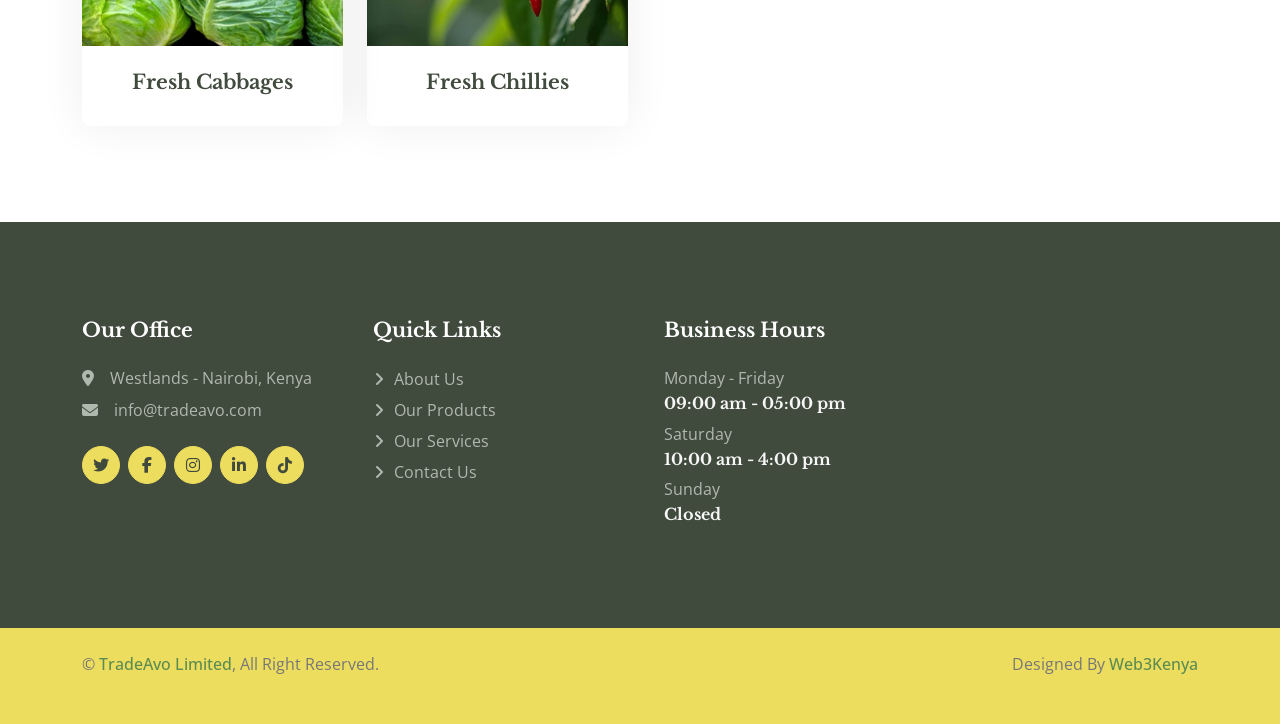
<file: product.html>
<!DOCTYPE html>
<html lang="en">

<head>
    <meta charset="utf-8">
    <title>TRADEAVO LIMITED
    </title>
    <meta content="width=device-width, initial-scale=1.0" name="viewport">
    <meta content="" name="keywords">
    <meta content="TradeAvo Limited is a Kenyan-based agribusiness company specializing in the
                        sourcing, packing, and export of premium-quality fresh avocados, alongside a selected range of
                        fresh fruits and vegetables. Drawing from Kenya’s diverse agricultural regions, we work closely
                        with certified local farmers to ensure consistent supply, full traceability, and strict
                        compliance with international food safety and quality standards." name="description">

    <!-- Favicon -->
    <link href="img\Tradeavo limited logo.jpeg" rel="icon">

    <!-- Google Web Fonts -->
    <link rel="preconnect" href="https://fonts.googleapis.com">
    <link rel="preconnect" href="https://fonts.gstatic.com" crossorigin>
    <link
        href="https://fonts.googleapis.com/css2?family=Libre+Baskerville:wght@700&family=Open+Sans:wght@400;500;600&display=swap"
        rel="stylesheet">

    <!-- Icon Font Stylesheet -->
    <link href="https://cdnjs.cloudflare.com/ajax/libs/font-awesome/5.10.0/css/all.min.css" rel="stylesheet">
    <link rel="stylesheet" href="https://cdnjs.cloudflare.com/ajax/libs/font-awesome/6.5.1/css/all.min.css">
    <link href="https://cdn.jsdelivr.net/npm/bootstrap-icons@1.4.1/font/bootstrap-icons.css" rel="stylesheet">

    <!-- Libraries Stylesheet -->
    <link href="lib/animate/animate.min.css" rel="stylesheet">
    <link href="lib/owlcarousel/assets/owl.carousel.min.css" rel="stylesheet">
    <link href="lib/lightbox/css/lightbox.min.css" rel="stylesheet">

    <!-- Customized Bootstrap Stylesheet -->
    <link href="css/bootstrap.min.css" rel="stylesheet">

    <!-- Template Stylesheet -->
    <link href="css/style.css" rel="stylesheet">
</head>

<body>
    <!-- Spinner Start -->
    <div id="spinner"
        class="show bg-white position-fixed translate-middle w-100 vh-100 top-50 start-50 d-flex align-items-center justify-content-center">
        <div class="spinner-border text-primary" role="status" style="width: 3rem; height: 3rem;"></div>
    </div>
    <!-- Spinner End -->


    <!-- Topbar Start -->
    <div class="container-fluid bg-dark px-0">
        <div class="row g-0 d-none d-lg-flex">
            <div class="col-lg-6 ps-5 text-start">
                <div class="h-100 d-inline-flex align-items-center text-light">
                    <span>Follow Us:</span>
                    <a class="btn btn-link text-light" href="https://www.facebook.com/search/top?q=tradeavo%20limited"><i class="fab fa-facebook-f"></i></a>

                    <a class="btn btn-link text-light" href="https://x.com/tradeavo_ltd"><i class="fab fa-twitter"></i></a>
                    <a class="btn btn-link text-light" href="https://www.instagram.com/tradeavo.ltd/"><i class="fab fa-instagram"></i></a>
                    <a class="btn btn-link text-light" href="https://www.tiktok.com/@tradeavo.ltd?lang=en"><i class="fab fa-tiktok"></i></a>
                    <a class="btn btn-link text-light" href="https://www.linkedin.com/in/tradeavo-limited-50039a3bb/"><i class="fab fa-linkedin-in"></i></a>
                </div>
            </div>
            <div class="col-lg-6 text-end">
                <div class="h-100 bg-secondary d-inline-flex align-items-center text-dark py-2 px-4">
                    <span class="me-2 fw-semi-bold"><i class="fa  fa-envelope me-2"></i>Email Us:</span>
                    <span>info@tradeavo.com</span>
                </div>
            </div>
        </div>
    </div>
    <!-- Topbar End -->


    <!-- Navbar Start -->
    <nav class="navbar navbar-expand-lg bg-white navbar-light sticky-top px-4 px-lg-5">
        <a href="index.html" class="navbar-brand d-flex align-items-center">
            <h1 class="m-0" style="color:#074B94;">
                TRADEAVO <span style="color:#8A8A8A;">LIMITED</span>
            </h1>

        </a>
        <button type="button" class="navbar-toggler me-0" data-bs-toggle="collapse" data-bs-target="#navbarCollapse">
            <span class="navbar-toggler-icon"></span>
        </button>
        <div class="collapse navbar-collapse" id="navbarCollapse">
            <div class="navbar-nav ms-auto p-4 p-lg-0">
                <a href="index.html" class="nav-item nav-link active">Home</a>
                <a href="about.html" class="nav-item nav-link">About</a>
                <a href="product.html" class="nav-item nav-link">Products</a>
                <a href="service.html" class="nav-item nav-link">Services</a>

                <div class="nav-item dropdown">
                    <a href="#" class="nav-link dropdown-toggle" data-bs-toggle="dropdown">Pages</a>
                    <div class="dropdown-menu bg-light m-0">

                        <a href="feature.html" class="dropdown-item">Why Choose Us</a>
                        <a href="socials.html" class="dropdown-item">Our Socials</a>
                        <a href="testimonial.html" class="dropdown-item">Testimonials</a>

                    </div>
                </div>
                <a href="contact.html" class="nav-item nav-link">Contact</a>
            </div>
            <div class="border-start ps-4 d-none d-lg-block">
                <button type="button" class="btn btn-sm p-0"><i class="fa fa-search"></i></button>
            </div>
        </div>
    </nav>
    <!-- Navbar End -->




    <!-- Page Header Start -->
    <div class="container-fluid page-header py-5 mb-5 wow fadeIn" data-wow-delay="0.1s">
        <div class="container text-center py-5">
            <h1 class="display-3 text-white mb-4 animated slideInDown">Our Products</h1>
            <nav aria-label="breadcrumb animated slideInDown">
                <ol class="breadcrumb justify-content-center mb-0">
                    <li class="breadcrumb-item"><a href="index.html">Home</a></li>
                    
                    <li class="breadcrumb-item active" aria-current="page">Products</li>
                </ol>
            </nav>
        </div>
    </div>
    <!-- Page Header End -->


     <!-- Product Start -->
    <div class="container-xxl py-5">
        <div class="container">
            <div class="text-center mx-auto wow fadeInUp" data-wow-delay="0.1s" style="max-width: 500px;">
                <p class="section-title bg-white text-center text-primary px-3">Our Products</p>
                <h1 class="mb-5">Our Farm Fresh produce</h1>
                <H5>Kindly tap on the image to order </H5>
            </div>
            <div class="row gx-4">
                <div class="col-md-6 col-lg-4 col-xl-3 wow fadeInUp" data-wow-delay="0.1s">
                    <div class="product-item">
                        <div class="position-relative">
                            <img class="img-fluid" src="img\Product Strawberries Revered.jpg" alt=""
                                style="width: 100%;height: 400px;">
                            <div class="product-overlay">

                                <a class="btn btn-square btn-secondary rounded-circle m-1"
                                    href="https://wa.me/254722787851"><i class="bi bi-cart"></i></a>
                            </div>
                        </div>
                        <div class="text-center p-4">
                            <a class="d-block h5" href="">Fresh Strawberries</a>

                        </div>
                    </div>
                </div>
                <div class="col-md-6 col-lg-4 col-xl-3 wow fadeInUp" data-wow-delay="0.3s">
                    <div class="product-item">
                        <div class="position-relative">
                            <img class="img-fluid" src="img\Product Pumpkin Revered.jpg" alt=""
                                style="width: 100%;height: 400px;">
                            <div class="product-overlay">
                                <a class="btn btn-square btn-secondary rounded-circle m-1"
                                    href="https://wa.me/254722787851"><i class="bi bi-cart"></i></a>
                            </div>
                        </div>
                        <div class="text-center p-4">
                            <a class="d-block h5" href="">Fresh Pumpkin</a>
                            

                        </div>
                    </div>
                </div>
                <div class="col-md-6 col-lg-4 col-xl-3 wow fadeInUp" data-wow-delay="0.5s">
                    <div class="product-item">
                        <div class="position-relative">
                            <img class="img-fluid" src="img\Product Cherries Revered.jpg" alt=""
                                style="width: 100%;height: 400px;">
                            <div class="product-overlay">
                                <a class="btn btn-square btn-secondary rounded-circle m-1"
                                    href="https://wa.me/254722787851"><i class="bi bi-cart"></i></a>
                            </div>
                        </div>
                        <div class="text-center p-4">
                            <a class="d-block h5" href="">Fresh Cherries</a>

                        </div>
                    </div>
                </div>
                <div class="col-md-6 col-lg-4 col-xl-3 wow fadeInUp" data-wow-delay="0.5s">
                    <div class="product-item">
                        <div class="position-relative">
                            <img class="img-fluid" src="img\Product Eggplant Revered.jpg" alt=""
                                style="width: 100%;height: 400px;">
                            <div class="product-overlay">
                                <a class="btn btn-square btn-secondary rounded-circle m-1"
                                    href="https://wa.me/254722787851"><i class="bi bi-cart"></i></a>
                            </div>
                        </div>
                        <div class="text-center p-4">
                            <a class="d-block h5" href="">Fresh Eggplant</a>

                        </div>
                    </div>
                </div>
                <div class="col-md-6 col-lg-4 col-xl-3 wow fadeInUp" data-wow-delay="0.7s">
                    <div class="product-item">
                        <div class="position-relative">
                            <img class="img-fluid" src="img\Product Cabbages Revered.jpg" alt=""
                                style="width: 100%;height: 400px;">
                            <div class="product-overlay">
                                <a class="btn btn-square btn-secondary rounded-circle m-1"
                                    href="https://wa.me/254722787851"><i class="bi bi-cart"></i></a>
                            </div>
                        </div>
                        <div class="text-center p-4">
                            <a class="d-block h5" href="">Fresh Cabbages</a>

                        </div>
                    </div>
                </div>

                <div class="col-md-6 col-lg-4 col-xl-3 wow fadeInUp" data-wow-delay="0.5s">
                    <div class="product-item">
                        <div class="position-relative">
                            <img class="img-fluid" src="img\Product chillies Revered.jpg" alt=""
                                style="width: 100%;height: 400px;">
                            <div class="product-overlay">
                                <a class="btn btn-square btn-secondary rounded-circle m-1"
                                    href="https://wa.me/254722787851"><i class="bi bi-cart"></i></a>
                            </div>
                        </div>
                        <div class="text-center p-4">
                            <a class="d-block h5" href="">Fresh Chillies</a>

                        </div>
                    </div>
                </div>
                
            </div>
        </div>
    </div>
    <!-- Product End -->


    


  <!-- Footer Start -->
    <div class="container-fluid bg-dark footer mt-5 py-5 wow fadeIn" data-wow-delay="0.1s">
        <div class="container py-5">
            <div class="row g-5">
                <div class="col-lg-3 col-md-6">
                    <h5 class="text-white mb-4">Our Office</h5>
                    <p class="mb-2"><i class="fa fa-map-marker-alt me-3"></i>Westlands - Nairobi, Kenya</p>
                    <!-- <p class="mb-2"><i class="fa fa-phone-alt me-3"></i>+254 722 787 851</p> -->
                    <p class="mb-2"><i class="fa fa-envelope me-3"></i>info@tradeavo.com</p>
                    <div class="d-flex pt-3">
                        


                        <a class="btn btn-square btn-secondary rounded-circle me-2" href="https://x.com/tradeavo_ltd"><i
                                class="fab fa-twitter"></i></a>
                        <a class="btn btn-square btn-secondary rounded-circle me-2" href="https://www.facebook.com/search/top?q=tradeavo%20limited"><i
                                class="fab fa-facebook-f"></i></a>
                        <a class="btn btn-square btn-secondary rounded-circle me-2" href="https://www.instagram.com/tradeavo.ltd/"><i
                                class="fab fa-instagram"></i></a>
                        <a class="btn btn-square btn-secondary rounded-circle me-2" href="https://www.linkedin.com/in/tradeavo-limited-50039a3bb/"><i
                                class="fab fa-linkedin-in"></i></a>
                        <a class="btn btn-square btn-secondary rounded-circle me-2" href="https://www.tiktok.com/@tradeavo.ltd?lang=en"><i
                                class="fab fa-tiktok"></i></a>
                    </div>
                </div>
                <div class="col-lg-3 col-md-6">
                    <h5 class="text-white mb-4">Quick Links</h5>
                    <a class="btn btn-link" href="about.html">About Us</a>
                    <a class="btn btn-link" href="products.html">Our Products</a>
                    <a class="btn btn-link" href="services.html">Our Services</a>
                    <a class="btn btn-link" href="contact.html">Contact Us</a>

                </div>
                <div class="col-lg-3 col-md-6">
                    <h5 class="text-white mb-4">Business Hours</h5>
                    <p class="mb-1">Monday - Friday</p>
                    <h6 class="text-light">09:00 am - 05:00 pm</h6>
                    <p class="mb-1">Saturday</p>
                    <h6 class="text-light">10:00 am - 4:00 pm</h6>
                    <p class="mb-1">Sunday</p>
                    <h6 class="text-light">Closed</h6>
                </div>

            </div>
        </div>
    </div>
    <!-- Footer End -->



     <!-- Copyright Start -->
    <div class="container-fluid bg-secondary text-body copyright py-4">
        <div class="container">
            <div class="row">
                <div class="col-md-6 text-center text-md-start mb-3 mb-md-0">
                    &copy; <a class="fw-semi-bold" href="#">TradeAvo Limited</a>, All Right Reserved.
                </div>
                <div class="col-md-6 text-center text-md-end">

                    Designed By <a class="fw-semi-bold" href="https://web3kenya.co.ke">Web3Kenya</a>
                </div>

                <br>
                <div class="col-md-6 text-center text-md-end" style="color: #EDDD5E">
                    <!--/*** This template is free as long as you keep the footer author’s credit link/attribution link/backlink. If you'd like to use the template without the footer author’s credit link/attribution link/backlink, you can purchase the Credit Removal License from "https://htmlcodex.com/credit-removal". Thank you for your support. ***/-->
                    Designed By <a class="fw-semi-bold" href="https://htmlcodex.com" style="color: #EDDD5E;">HTML
                        Codex</a>
                </div>
            </div>
        </div>
    </div>
    <!-- Copyright End -->


    <!-- Back to Top -->
    <a href="#" class="btn btn-lg btn-primary btn-lg-square rounded-circle back-to-top"><i class="bi bi-arrow-up"></i></a>


    <!-- JavaScript Libraries -->
    <script src="https://code.jquery.com/jquery-3.4.1.min.js"></script>
    <script src="https://cdn.jsdelivr.net/npm/bootstrap@5.0.0/dist/js/bootstrap.bundle.min.js"></script>
    <script src="lib/wow/wow.min.js"></script>
    <script src="lib/easing/easing.min.js"></script>
    <script src="lib/waypoints/waypoints.min.js"></script>
    <script src="lib/owlcarousel/owl.carousel.min.js"></script>
    <script src="lib/counterup/counterup.min.js"></script>
    <script src="lib/parallax/parallax.min.js"></script>
    <script src="lib/lightbox/js/lightbox.min.js"></script>

    <!-- Template Javascript -->
    <script src="js/main.js"></script>

    <!-- Elfsight WhatsApp Chat | Untitled WhatsApp Chat -->
<script src="https://elfsightcdn.com/platform.js" async></script>
<div class="elfsight-app-d9da4148-f80a-4020-b063-f88ef92e895a" data-elfsight-app-lazy></div>
    <!-- elfsight -->
</body>


</html>
</file>
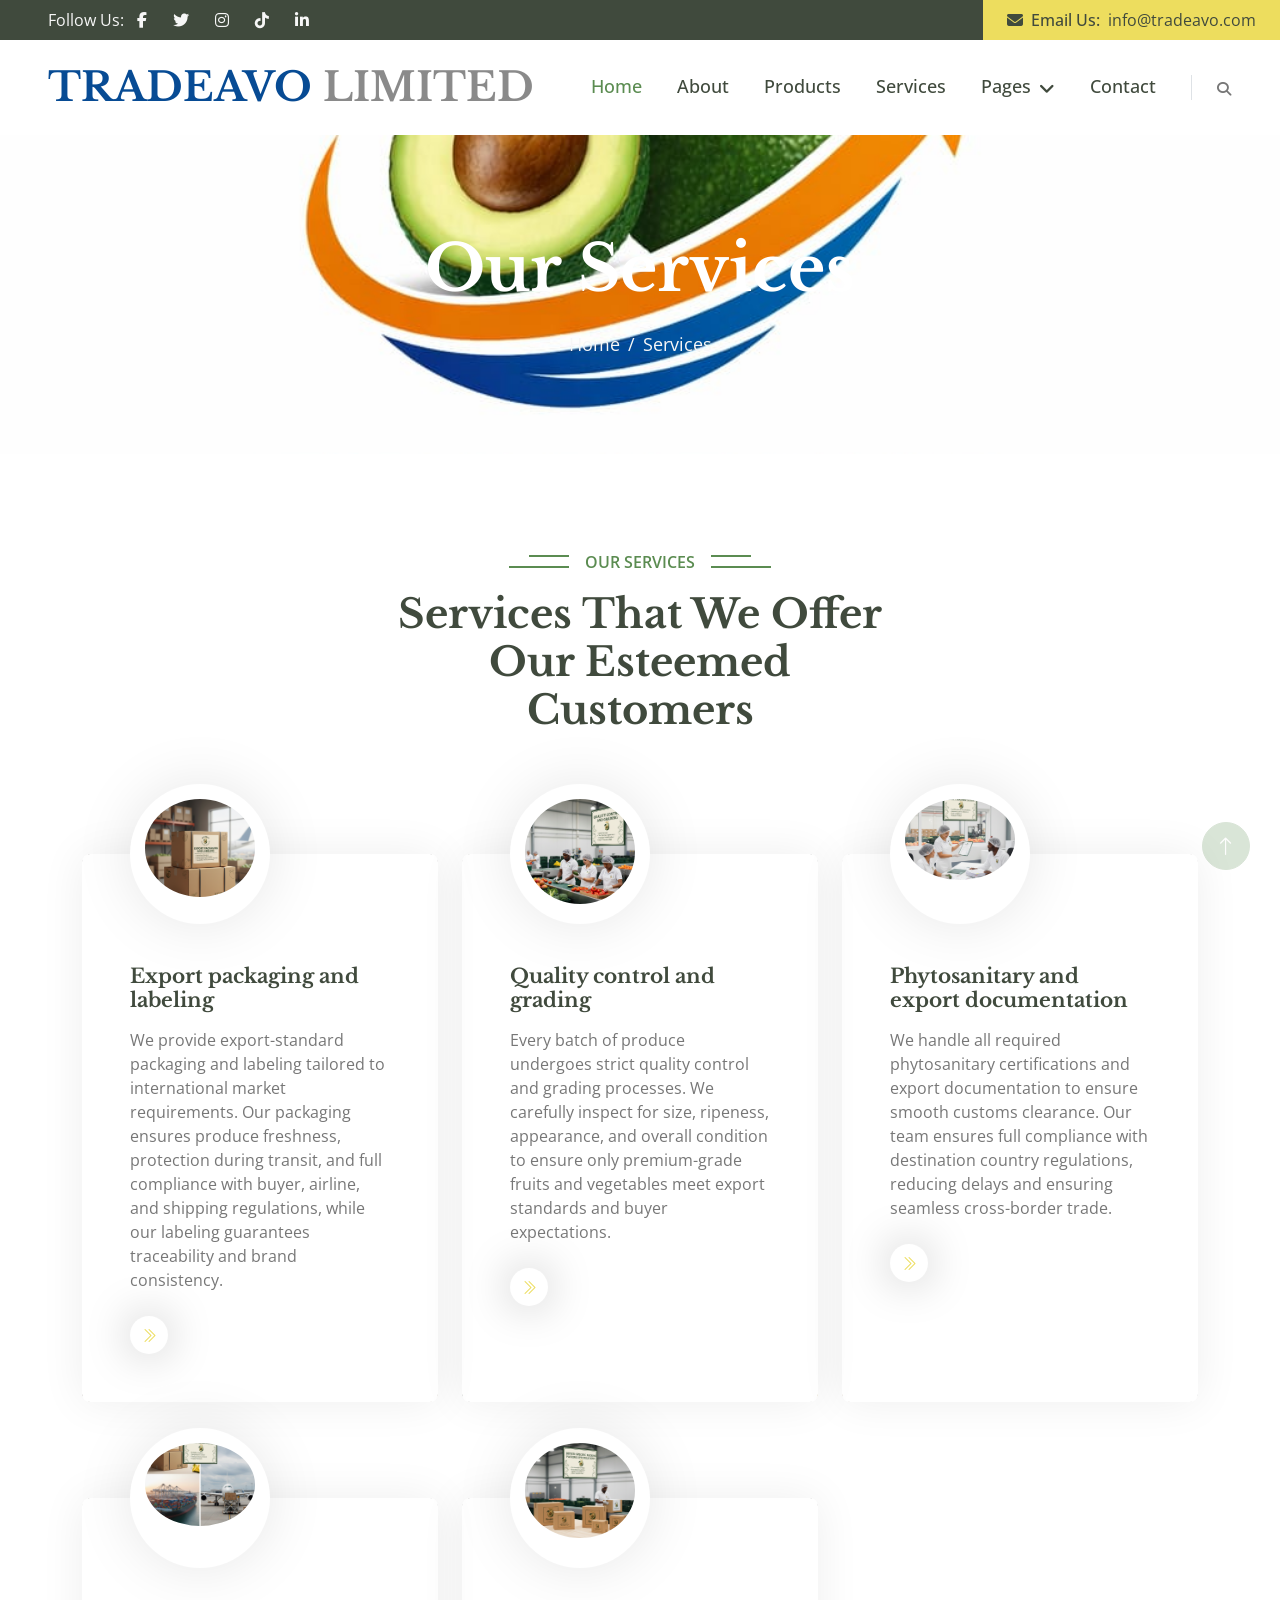
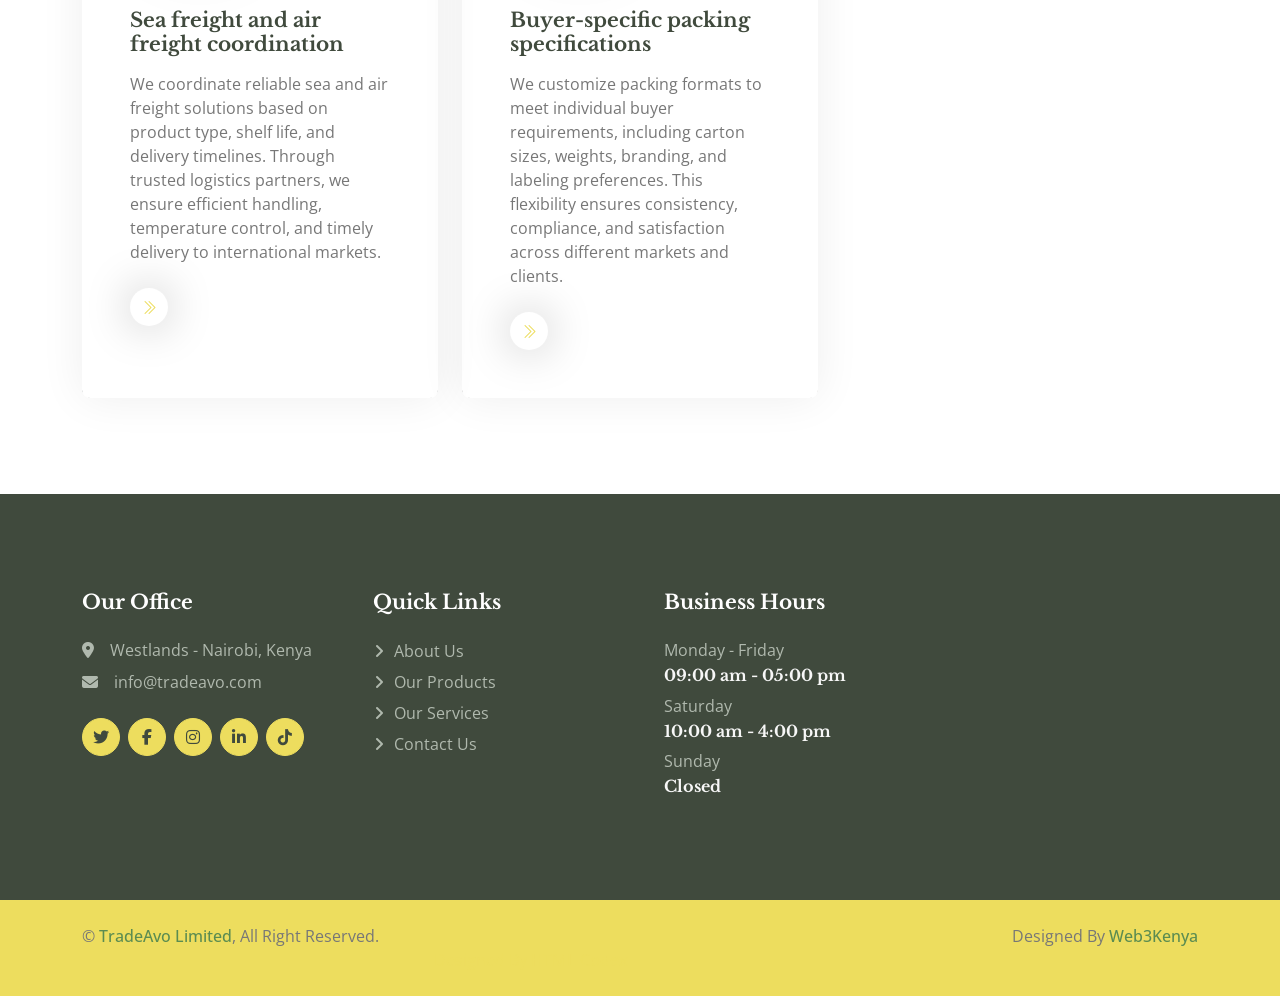
<file: service.html>
<!DOCTYPE html>
<html lang="en">

<head>
    <meta charset="utf-8">
    <title>TRADEAVO LIMITED
    </title>
    <meta content="width=device-width, initial-scale=1.0" name="viewport">
    <meta content="" name="keywords">
    <meta content="TradeAvo Limited is a Kenyan-based agribusiness company specializing in the
                        sourcing, packing, and export of premium-quality fresh avocados, alongside a selected range of
                        fresh fruits and vegetables. Drawing from Kenya’s diverse agricultural regions, we work closely
                        with certified local farmers to ensure consistent supply, full traceability, and strict
                        compliance with international food safety and quality standards." name="description">

    <!-- Favicon -->
    <link href="img\Tradeavo limited logo.jpeg" rel="icon">

    <!-- Google Web Fonts -->
    <link rel="preconnect" href="https://fonts.googleapis.com">
    <link rel="preconnect" href="https://fonts.gstatic.com" crossorigin>
    <link
        href="https://fonts.googleapis.com/css2?family=Libre+Baskerville:wght@700&family=Open+Sans:wght@400;500;600&display=swap"
        rel="stylesheet">

    <!-- Icon Font Stylesheet -->
    <link href="https://cdnjs.cloudflare.com/ajax/libs/font-awesome/5.10.0/css/all.min.css" rel="stylesheet">
    <link rel="stylesheet" href="https://cdnjs.cloudflare.com/ajax/libs/font-awesome/6.5.1/css/all.min.css">
    <link href="https://cdn.jsdelivr.net/npm/bootstrap-icons@1.4.1/font/bootstrap-icons.css" rel="stylesheet">

    <!-- Libraries Stylesheet -->
    <link href="lib/animate/animate.min.css" rel="stylesheet">
    <link href="lib/owlcarousel/assets/owl.carousel.min.css" rel="stylesheet">
    <link href="lib/lightbox/css/lightbox.min.css" rel="stylesheet">

    <!-- Customized Bootstrap Stylesheet -->
    <link href="css/bootstrap.min.css" rel="stylesheet">

    <!-- Template Stylesheet -->
    <link href="css/style.css" rel="stylesheet">
</head>

<body>
    <!-- Spinner Start -->
    <div id="spinner"
        class="show bg-white position-fixed translate-middle w-100 vh-100 top-50 start-50 d-flex align-items-center justify-content-center">
        <div class="spinner-border text-primary" role="status" style="width: 3rem; height: 3rem;"></div>
    </div>
    <!-- Spinner End -->


    <!-- Topbar Start -->
    <div class="container-fluid bg-dark px-0">
        <div class="row g-0 d-none d-lg-flex">
            <div class="col-lg-6 ps-5 text-start">
                <div class="h-100 d-inline-flex align-items-center text-light">
                    <span>Follow Us:</span>
                    <a class="btn btn-link text-light" href="https://www.facebook.com/search/top?q=tradeavo%20limited"><i class="fab fa-facebook-f"></i></a>

                    <a class="btn btn-link text-light" href="https://x.com/tradeavo_ltd"><i class="fab fa-twitter"></i></a>
                    <a class="btn btn-link text-light" href="https://www.instagram.com/tradeavo.ltd/"><i class="fab fa-instagram"></i></a>
                    <a class="btn btn-link text-light" href="https://www.tiktok.com/@tradeavo.ltd?lang=en"><i class="fab fa-tiktok"></i></a>
                    <a class="btn btn-link text-light" href="https://www.linkedin.com/in/tradeavo-limited-50039a3bb/"><i class="fab fa-linkedin-in"></i></a>
                </div>
            </div>
            <div class="col-lg-6 text-end">
                <div class="h-100 bg-secondary d-inline-flex align-items-center text-dark py-2 px-4">
                    <span class="me-2 fw-semi-bold"><i class="fa  fa-envelope me-2"></i>Email Us:</span>
                    <span>info@tradeavo.com</span>
                </div>
            </div>
        </div>
    </div>
    <!-- Topbar End -->


    <!-- Navbar Start -->
    <nav class="navbar navbar-expand-lg bg-white navbar-light sticky-top px-4 px-lg-5">
        <a href="index.html" class="navbar-brand d-flex align-items-center">
            <h1 class="m-0" style="color:#074B94;">
                TRADEAVO <span style="color:#8A8A8A;">LIMITED</span>
            </h1>

        </a>
        <button type="button" class="navbar-toggler me-0" data-bs-toggle="collapse" data-bs-target="#navbarCollapse">
            <span class="navbar-toggler-icon"></span>
        </button>
        <div class="collapse navbar-collapse" id="navbarCollapse">
            <div class="navbar-nav ms-auto p-4 p-lg-0">
                <a href="index.html" class="nav-item nav-link active">Home</a>
                <a href="about.html" class="nav-item nav-link">About</a>
                <a href="product.html" class="nav-item nav-link">Products</a>
                <a href="service.html" class="nav-item nav-link">Services</a>

                <div class="nav-item dropdown">
                    <a href="#" class="nav-link dropdown-toggle" data-bs-toggle="dropdown">Pages</a>
                    <div class="dropdown-menu bg-light m-0">

                        <a href="feature.html" class="dropdown-item">Why Choose Us</a>
                        <a href="socials.html" class="dropdown-item">Our Socials</a>
                        <a href="testimonial.html" class="dropdown-item">Testimonials</a>

                    </div>
                </div>
                <a href="contact.html" class="nav-item nav-link">Contact</a>
            </div>
            <div class="border-start ps-4 d-none d-lg-block">
                <button type="button" class="btn btn-sm p-0"><i class="fa fa-search"></i></button>
            </div>
        </div>
    </nav>
    <!-- Navbar End -->




    <!-- Page Header Start -->
    <div class="container-fluid page-header py-5 mb-5 wow fadeIn" data-wow-delay="0.1s">
        <div class="container text-center py-5">
            <h1 class="display-3 text-white mb-4 animated slideInDown">Our Services</h1>
            <nav aria-label="breadcrumb animated slideInDown">
                <ol class="breadcrumb justify-content-center mb-0">
                    <li class="breadcrumb-item"><a href="index.html">Home</a></li>
                    
                    <li class="breadcrumb-item active" aria-current="page">Services</li>
                </ol>
            </nav>
        </div>
    </div>
    <!-- Page Header End -->


    <!-- Service Start -->
    <div class="container-xxl py-5">
        <div class="container">
            <div class="text-center mx-auto pb-4 wow fadeInUp" data-wow-delay="0.1s" style="max-width: 500px;">
                <p class="section-title bg-white text-center text-primary px-3">Our Services</p>
                <h1 class="mb-5">Services That We Offer Our Esteemed Customers</h1>
            </div>
            <div class="row gy-5 gx-4">
                <div class="col-lg-4 col-md-6 pt-5 wow fadeInUp" data-wow-delay="0.1s">
                    <div class="service-item d-flex h-100">
                        <div class="service-img">
                            <img class="img-fluid" src="img\Service Export Packaging and labelling.png" alt="">
                        </div>
                        <div class="service-text p-5 pt-0">
                            <div class="service-icon">
                                <img class="img-fluid rounded-circle"
                                    src="img\Service Export Packaging and labelling.png" alt="">
                            </div>
                            <h5 class="mb-3">Export packaging and labeling</h5>
                            <p class="mb-4">We provide export-standard packaging and labeling tailored to international
                                market requirements. Our packaging ensures produce freshness, protection during transit,
                                and full compliance with buyer, airline, and shipping regulations, while our labeling
                                guarantees traceability and brand consistency.</p>
                            <a class="btn btn-square rounded-circle" href=""><i
                                    class="bi bi-chevron-double-right"></i></a>
                        </div>
                    </div>
                </div>
                <div class="col-lg-4 col-md-6 pt-5 wow fadeInUp" data-wow-delay="0.3s">
                    <div class="service-item d-flex h-100">
                        <div class="service-img">
                            <img class="img-fluid" src="img\Service Quality control and grading.png" alt="">
                        </div>
                        <div class="service-text p-5 pt-0">
                            <div class="service-icon">
                                <img class="img-fluid rounded-circle" src="img\Service Quality control and grading.png"
                                    alt="">
                            </div>
                            <h5 class="mb-3">Quality control and grading</h5>
                            <p class="mb-4">Every batch of produce undergoes strict quality control and grading
                                processes. We carefully inspect for size, ripeness, appearance, and overall condition to
                                ensure only premium-grade fruits and vegetables meet export standards and buyer
                                expectations.</p>
                            <a class="btn btn-square rounded-circle" href=""><i
                                    class="bi bi-chevron-double-right"></i></a>
                        </div>
                    </div>
                </div>
                <div class="col-lg-4 col-md-6 pt-5 wow fadeInUp" data-wow-delay="0.5s">
                    <div class="service-item d-flex h-100">
                        <div class="service-img">
                            <img class="img-fluid" src="img\Service Phytosanitary.png" alt="">
                        </div>
                        <div class="service-text p-5 pt-0">
                            <div class="service-icon">
                                <img class="img-fluid rounded-circle" src="img\Service Phytosanitary.png" alt="">
                            </div>
                            <h5 class="mb-3">Phytosanitary and export documentation</h5>
                            <p class="mb-4">We handle all required phytosanitary certifications and export documentation
                                to ensure smooth customs clearance. Our team ensures full compliance with destination
                                country regulations, reducing delays and ensuring seamless cross-border trade.</p>
                            <a class="btn btn-square rounded-circle" href=""><i
                                    class="bi bi-chevron-double-right"></i></a>
                        </div>
                    </div>
                </div>
                <div class="col-lg-4 col-md-6 pt-5 wow fadeInUp" data-wow-delay="0.3s">
                    <div class="service-item d-flex h-100">
                        <div class="service-img">
                            <img class="img-fluid" src="img\Service Sea Freight and air freight coordination.png"
                                alt="">
                        </div>
                        <div class="service-text p-5 pt-0">
                            <div class="service-icon">
                                <img class="img-fluid rounded-circle"
                                    src="img\Service Sea Freight and air freight coordination.png" alt="">
                            </div>
                            <h5 class="mb-3">Sea freight and air freight coordination</h5>
                            <p class="mb-4">We coordinate reliable sea and air freight solutions based on product type,
                                shelf life, and delivery timelines. Through trusted logistics partners, we ensure
                                efficient handling, temperature control, and timely delivery to international markets.
                            </p>
                            <a class="btn btn-square rounded-circle" href=""><i
                                    class="bi bi-chevron-double-right"></i></a>
                        </div>
                    </div>
                </div>
                <div class="col-lg-4 col-md-6 pt-5 wow fadeInUp" data-wow-delay="0.3s">
                    <div class="service-item d-flex h-100">
                        <div class="service-img">
                            <img class="img-fluid" src="img\Service Buyer Specific Packing specifications.png" alt="">
                        </div>
                        <div class="service-text p-5 pt-0">
                            <div class="service-icon">
                                <img class="img-fluid rounded-circle"
                                    src="img\Service Buyer Specific Packing specifications.png" alt="">
                            </div>
                            <h5 class="mb-3">Buyer-specific packing specifications</h5>
                            <p class="mb-4">We customize packing formats to meet individual buyer requirements,
                                including carton sizes, weights, branding, and labeling preferences. This flexibility
                                ensures consistency, compliance, and satisfaction across different markets and clients.
                            </p>
                            <a class="btn btn-square rounded-circle" href=""><i
                                    class="bi bi-chevron-double-right"></i></a>
                        </div>
                    </div>
                </div>
              
            </div>
        </div>
    </div>
    <!-- Service End -->


    


    <!-- Footer Start -->
    <div class="container-fluid bg-dark footer mt-5 py-5 wow fadeIn" data-wow-delay="0.1s">
        <div class="container py-5">
            <div class="row g-5">
                <div class="col-lg-3 col-md-6">
                    <h5 class="text-white mb-4">Our Office</h5>
                    <p class="mb-2"><i class="fa fa-map-marker-alt me-3"></i>Westlands - Nairobi, Kenya</p>
                    <!-- <p class="mb-2"><i class="fa fa-phone-alt me-3"></i>+254 722 787 851</p> -->
                    <p class="mb-2"><i class="fa fa-envelope me-3"></i>info@tradeavo.com</p>
                    <div class="d-flex pt-3">
                        



                        <a class="btn btn-square btn-secondary rounded-circle me-2" href="https://x.com/tradeavo_ltd"><i
                                class="fab fa-twitter"></i></a>
                        <a class="btn btn-square btn-secondary rounded-circle me-2" href="https://www.facebook.com/search/top?q=tradeavo%20limited"><i
                                class="fab fa-facebook-f"></i></a>
                        <a class="btn btn-square btn-secondary rounded-circle me-2" href="https://www.instagram.com/tradeavo.ltd/"><i
                                class="fab fa-instagram"></i></a>
                        <a class="btn btn-square btn-secondary rounded-circle me-2" href="https://www.linkedin.com/in/tradeavo-limited-50039a3bb/"><i
                                class="fab fa-linkedin-in"></i></a>
                        <a class="btn btn-square btn-secondary rounded-circle me-2" href="https://www.tiktok.com/@tradeavo.ltd?lang=en"><i
                                class="fab fa-tiktok"></i></a>
                    </div>
                </div>
                <div class="col-lg-3 col-md-6">
                    <h5 class="text-white mb-4">Quick Links</h5>
                    <a class="btn btn-link" href="about.html">About Us</a>
                    <a class="btn btn-link" href="products.html">Our Products</a>
                    <a class="btn btn-link" href="services.html">Our Services</a>
                    <a class="btn btn-link" href="contact.html">Contact Us</a>

                </div>
                <div class="col-lg-3 col-md-6">
                    <h5 class="text-white mb-4">Business Hours</h5>
                    <p class="mb-1">Monday - Friday</p>
                    <h6 class="text-light">09:00 am - 05:00 pm</h6>
                    <p class="mb-1">Saturday</p>
                    <h6 class="text-light">10:00 am - 4:00 pm</h6>
                    <p class="mb-1">Sunday</p>
                    <h6 class="text-light">Closed</h6>
                </div>

            </div>
        </div>
    </div>
    <!-- Footer End -->


    <!-- Copyright Start -->
    <div class="container-fluid bg-secondary text-body copyright py-4">
        <div class="container">
            <div class="row">
                <div class="col-md-6 text-center text-md-start mb-3 mb-md-0">
                    &copy; <a class="fw-semi-bold" href="#">TradeAvo Limited</a>, All Right Reserved.
                </div>
                <div class="col-md-6 text-center text-md-end">

                    Designed By <a class="fw-semi-bold" href="https://web3kenya.co.ke">Web3Kenya</a>
                </div>

                <br>
                <div class="col-md-6 text-center text-md-end" style="color: #EDDD5E">
                    <!--/*** This template is free as long as you keep the footer author’s credit link/attribution link/backlink. If you'd like to use the template without the footer author’s credit link/attribution link/backlink, you can purchase the Credit Removal License from "https://htmlcodex.com/credit-removal". Thank you for your support. ***/-->
                    Designed By <a class="fw-semi-bold" href="https://htmlcodex.com" style="color: #EDDD5E;">HTML
                        Codex</a>
                </div>
            </div>
        </div>
    </div>
    <!-- Copyright End -->


    <!-- Back to Top -->
    <a href="#" class="btn btn-lg btn-primary btn-lg-square rounded-circle back-to-top"><i class="bi bi-arrow-up"></i></a>


    <!-- JavaScript Libraries -->
    <script src="https://code.jquery.com/jquery-3.4.1.min.js"></script>
    <script src="https://cdn.jsdelivr.net/npm/bootstrap@5.0.0/dist/js/bootstrap.bundle.min.js"></script>
    <script src="lib/wow/wow.min.js"></script>
    <script src="lib/easing/easing.min.js"></script>
    <script src="lib/waypoints/waypoints.min.js"></script>
    <script src="lib/owlcarousel/owl.carousel.min.js"></script>
    <script src="lib/counterup/counterup.min.js"></script>
    <script src="lib/parallax/parallax.min.js"></script>
    <script src="lib/lightbox/js/lightbox.min.js"></script>

    <!-- Template Javascript -->
    <script src="js/main.js"></script>
</body>


</html>
</file>
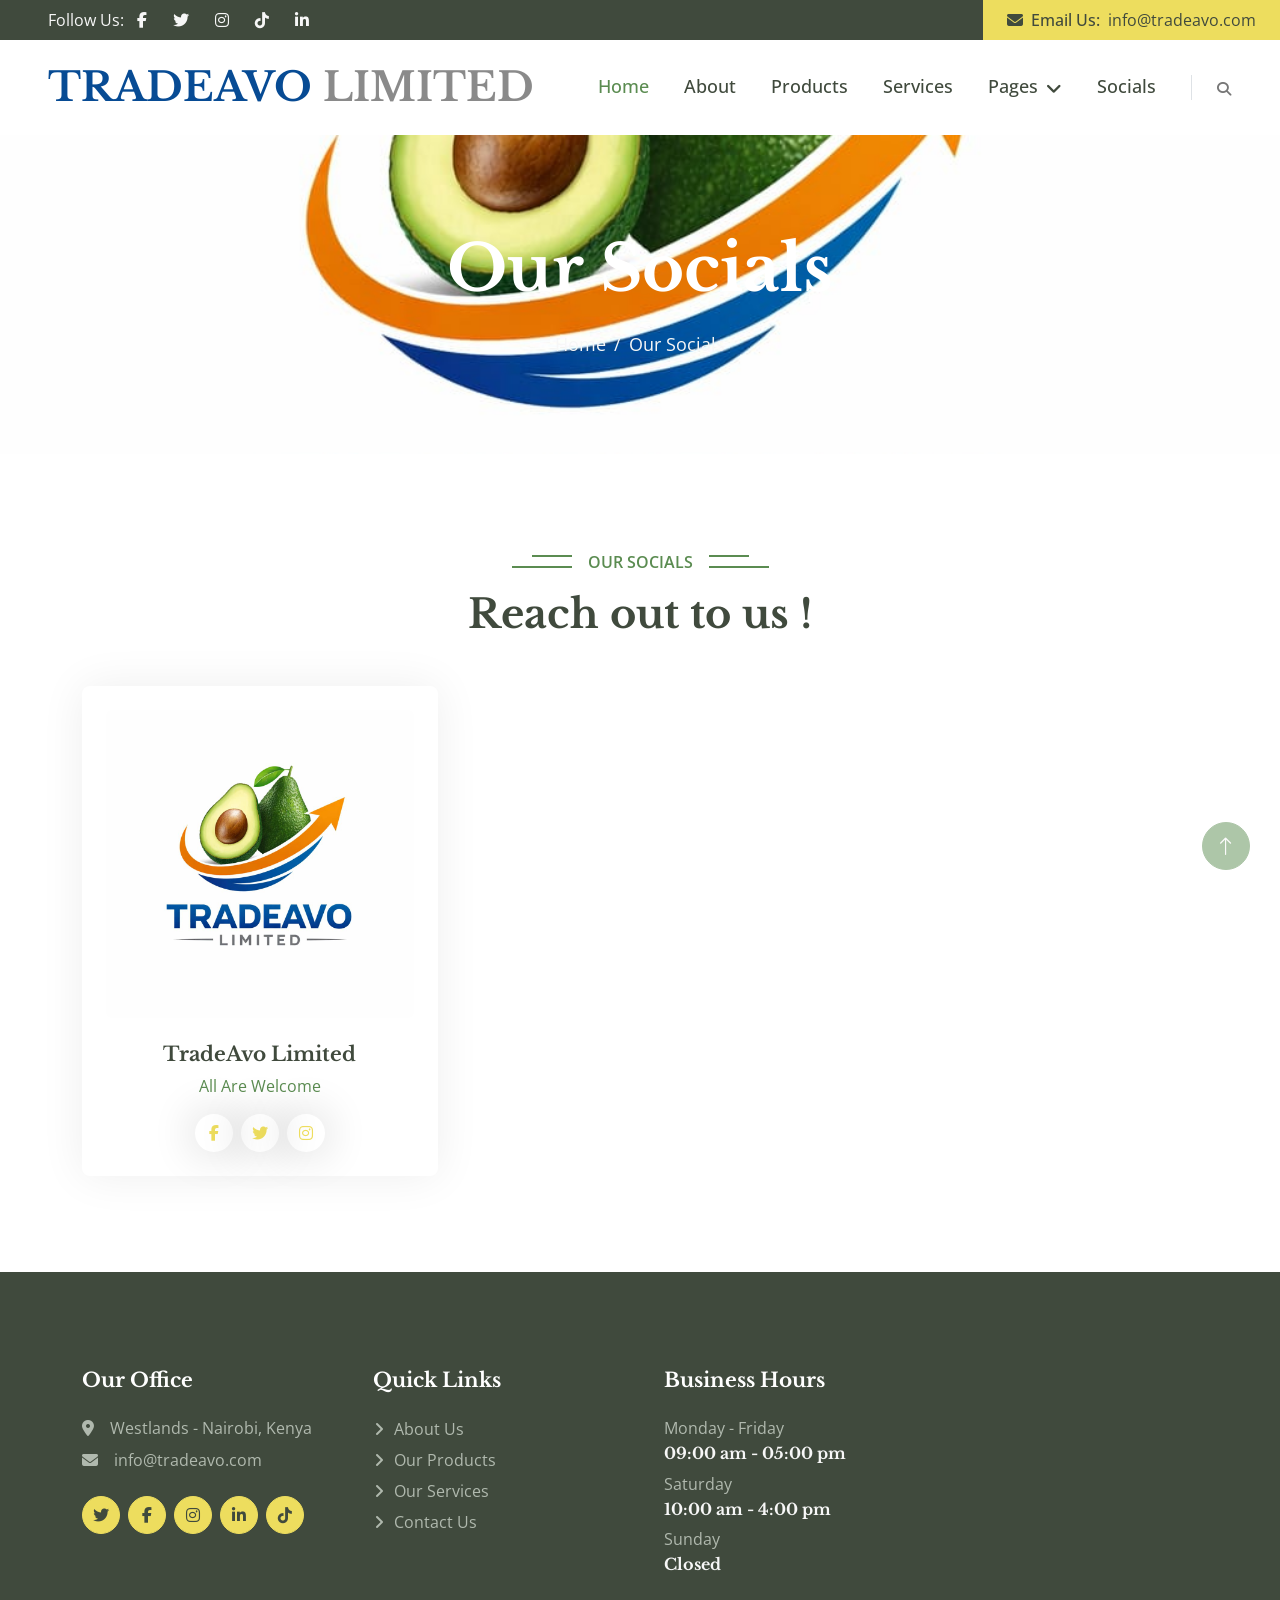
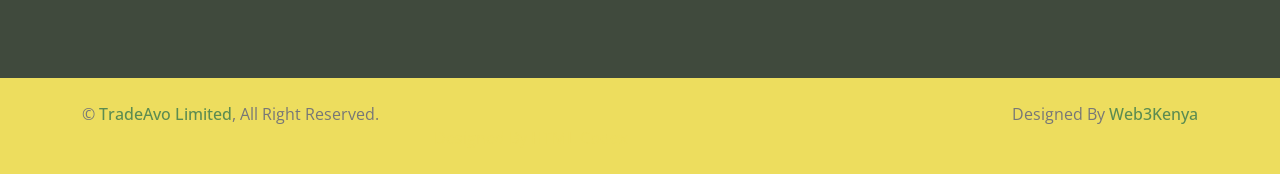
<file: socials.html>
<!DOCTYPE html>
<html lang="en">

<head>
    <meta charset="utf-8">
    <title>TRADEAVO LIMITED
    </title>
    <meta content="width=device-width, initial-scale=1.0" name="viewport">
    <meta content="" name="keywords">
    <meta content="TradeAvo Limited is a Kenyan-based agribusiness company specializing in the
                        sourcing, packing, and export of premium-quality fresh avocados, alongside a selected range of
                        fresh fruits and vegetables. Drawing from Kenya’s diverse agricultural regions, we work closely
                        with certified local farmers to ensure consistent supply, full traceability, and strict
                        compliance with international food safety and quality standards." name="description">

    <!-- Favicon -->
    <link href="img\Tradeavo limited logo.jpeg" rel="icon">

    <!-- Google Web Fonts -->
    <link rel="preconnect" href="https://fonts.googleapis.com">
    <link rel="preconnect" href="https://fonts.gstatic.com" crossorigin>
    <link
        href="https://fonts.googleapis.com/css2?family=Libre+Baskerville:wght@700&family=Open+Sans:wght@400;500;600&display=swap"
        rel="stylesheet">

    <!-- Icon Font Stylesheet -->
    <link href="https://cdnjs.cloudflare.com/ajax/libs/font-awesome/5.10.0/css/all.min.css" rel="stylesheet">
    <link rel="stylesheet" href="https://cdnjs.cloudflare.com/ajax/libs/font-awesome/6.5.1/css/all.min.css">
    <link href="https://cdn.jsdelivr.net/npm/bootstrap-icons@1.4.1/font/bootstrap-icons.css" rel="stylesheet">

    <!-- Libraries Stylesheet -->
    <link href="lib/animate/animate.min.css" rel="stylesheet">
    <link href="lib/owlcarousel/assets/owl.carousel.min.css" rel="stylesheet">
    <link href="lib/lightbox/css/lightbox.min.css" rel="stylesheet">

    <!-- Customized Bootstrap Stylesheet -->
    <link href="css/bootstrap.min.css" rel="stylesheet">

    <!-- Template Stylesheet -->
    <link href="css/style.css" rel="stylesheet">
</head>

<body>
    <!-- Spinner Start -->
    <div id="spinner"
        class="show bg-white position-fixed translate-middle w-100 vh-100 top-50 start-50 d-flex align-items-center justify-content-center">
        <div class="spinner-border text-primary" role="status" style="width: 3rem; height: 3rem;"></div>
    </div>
    <!-- Spinner End -->


    <!-- Topbar Start -->
    <div class="container-fluid bg-dark px-0">
        <div class="row g-0 d-none d-lg-flex">
            <div class="col-lg-6 ps-5 text-start">
                <div class="h-100 d-inline-flex align-items-center text-light">
                    <span>Follow Us:</span>
                    <a class="btn btn-link text-light" href="https://www.facebook.com/search/top?q=tradeavo%20limited"><i class="fab fa-facebook-f"></i></a>

                    <a class="btn btn-link text-light" href="https://x.com/tradeavo_ltd"><i class="fab fa-twitter"></i></a>
                    <a class="btn btn-link text-light" href="https://www.instagram.com/tradeavo.ltd/"><i class="fab fa-instagram"></i></a>
                    <a class="btn btn-link text-light" href="https://www.tiktok.com/@tradeavo.ltd?lang=en"><i class="fab fa-tiktok"></i></a>
                    <a class="btn btn-link text-light" href="https://www.linkedin.com/in/tradeavo-limited-50039a3bb/"><i class="fab fa-linkedin-in"></i></a>
                </div>
            </div>
            <div class="col-lg-6 text-end">
                <div class="h-100 bg-secondary d-inline-flex align-items-center text-dark py-2 px-4">
                    <span class="me-2 fw-semi-bold"><i class="fa  fa-envelope me-2"></i>Email Us:</span>
                    <span>info@tradeavo.com</span>
                </div>
            </div>
        </div>
    </div>
    <!-- Topbar End -->



    <!-- Navbar Start -->
    <nav class="navbar navbar-expand-lg bg-white navbar-light sticky-top px-4 px-lg-5">
        <a href="index.html" class="navbar-brand d-flex align-items-center">
            <h1 class="m-0" style="color:#074B94;">
                TRADEAVO <span style="color:#8A8A8A;">LIMITED</span>
            </h1>

        </a>
        <button type="button" class="navbar-toggler me-0" data-bs-toggle="collapse" data-bs-target="#navbarCollapse">
            <span class="navbar-toggler-icon"></span>
        </button>
        <div class="collapse navbar-collapse" id="navbarCollapse">
            <div class="navbar-nav ms-auto p-4 p-lg-0">
                <a href="index.html" class="nav-item nav-link active">Home</a>
                <a href="about.html" class="nav-item nav-link">About</a>
                <a href="product.html" class="nav-item nav-link">Products</a>
                <a href="service.html" class="nav-item nav-link">Services</a>

                <div class="nav-item dropdown">
                    <a href="#" class="nav-link dropdown-toggle" data-bs-toggle="dropdown">Pages</a>
                    <div class="dropdown-menu bg-light m-0">

                        <a href="feature.html" class="dropdown-item">Why Choose Us</a>
                        <a href="socials.html" class="dropdown-item">Our Socials</a>
                        <a href="testimonial.html" class="dropdown-item">Testimonials</a>

                    </div>
                </div>
                <a href="contact.html" class="nav-item nav-link">Socials</a>
            </div>
            <div class="border-start ps-4 d-none d-lg-block">
                <button type="button" class="btn btn-sm p-0"><i class="fa fa-search"></i></button>
            </div>
        </div>
    </nav>
    <!-- Navbar End -->


    <!-- Page Header Start -->
    <div class="container-fluid page-header py-5 mb-5 wow fadeIn" data-wow-delay="0.1s">
        <div class="container text-center py-5">
            <h1 class="display-3 text-white mb-4 animated slideInDown">Our Socials</h1>
            <nav aria-label="breadcrumb animated slideInDown">
                <ol class="breadcrumb justify-content-center mb-0">
                    <li class="breadcrumb-item"><a href="index.html">Home</a></li>
                    
                    <li class="breadcrumb-item active" aria-current="page">Our Socials</li>
                </ol>
            </nav>
        </div>
    </div>
    <!-- Page Header End -->



  <!-- Team Start -->
    <div class="container-xxl py-5">
        <div class="container">
            <div class="text-center mx-auto wow fadeInUp" data-wow-delay="0.1s" style="max-width: 500px;">
                <p class="section-title bg-white text-center text-primary px-3">Our Socials</p>
                <h1 class="mb-5">Reach out to us !</h1>
            </div>
            <div class="row g-4">
                <div class="col-lg-4 col-md-6 wow fadeInUp" data-wow-delay="0.1s">
                    <div class="team-item rounded p-4">
                        <img class="img-fluid rounded mb-4" src="img\Tradeavo limited logo.jpeg" alt="">
                        <h5>TradeAvo Limited</h5>
                        <p class="text-primary">All Are Welcome</p>
                        <div class="d-flex justify-content-center">
                            <a class="btn btn-square btn-outline-secondary rounded-circle mx-1" href=""><i
                                    class="fab fa-facebook-f"></i></a>
                            <a class="btn btn-square btn-outline-secondary rounded-circle mx-1" href=""><i
                                    class="fab fa-twitter"></i></a>
                            <a class="btn btn-square btn-outline-secondary rounded-circle mx-1" href=""><i
                                    class="fab fa-instagram"></i></a>
                        </div>
                    </div>
                </div>

            </div>
        </div>
    </div>
    <!-- Team End -->


   <!-- Footer Start -->
    <div class="container-fluid bg-dark footer mt-5 py-5 wow fadeIn" data-wow-delay="0.1s">
        <div class="container py-5">
            <div class="row g-5">
                <div class="col-lg-3 col-md-6">
                    <h5 class="text-white mb-4">Our Office</h5>
                    <p class="mb-2"><i class="fa fa-map-marker-alt me-3"></i>Westlands - Nairobi, Kenya</p>
                    <!-- <p class="mb-2"><i class="fa fa-phone-alt me-3"></i>+254 722 787 851</p> -->
                    <p class="mb-2"><i class="fa fa-envelope me-3"></i>info@tradeavo.com</p>
                    <div class="d-flex pt-3">
                        


                        <a class="btn btn-square btn-secondary rounded-circle me-2" href="https://x.com/tradeavo_ltd"><i
                                class="fab fa-twitter"></i></a>
                        <a class="btn btn-square btn-secondary rounded-circle me-2" href="https://www.facebook.com/search/top?q=tradeavo%20limited"><i
                                class="fab fa-facebook-f"></i></a>
                        <a class="btn btn-square btn-secondary rounded-circle me-2" href="https://www.instagram.com/tradeavo.ltd/"><i
                                class="fab fa-instagram"></i></a>
                        <a class="btn btn-square btn-secondary rounded-circle me-2" href="https://www.linkedin.com/in/tradeavo-limited-50039a3bb/"><i
                                class="fab fa-linkedin-in"></i></a>
                        <a class="btn btn-square btn-secondary rounded-circle me-2" href="https://www.tiktok.com/@tradeavo.ltd?lang=en"><i
                                class="fab fa-tiktok"></i></a>
                    </div>
                </div>
                <div class="col-lg-3 col-md-6">
                    <h5 class="text-white mb-4">Quick Links</h5>
                    <a class="btn btn-link" href="about.html">About Us</a>
                    <a class="btn btn-link" href="products.html">Our Products</a>
                    <a class="btn btn-link" href="services.html">Our Services</a>
                    <a class="btn btn-link" href="contact.html">Contact Us</a>

                </div>
                <div class="col-lg-3 col-md-6">
                    <h5 class="text-white mb-4">Business Hours</h5>
                    <p class="mb-1">Monday - Friday</p>
                    <h6 class="text-light">09:00 am - 05:00 pm</h6>
                    <p class="mb-1">Saturday</p>
                    <h6 class="text-light">10:00 am - 4:00 pm</h6>
                    <p class="mb-1">Sunday</p>
                    <h6 class="text-light">Closed</h6>
                </div>

            </div>
        </div>
    </div>
    <!-- Footer End -->


    <!-- Copyright Start -->
    <div class="container-fluid bg-secondary text-body copyright py-4">
        <div class="container">
            <div class="row">
                <div class="col-md-6 text-center text-md-start mb-3 mb-md-0">
                    &copy; <a class="fw-semi-bold" href="#">TradeAvo Limited</a>, All Right Reserved.
                </div>
                <div class="col-md-6 text-center text-md-end">

                    Designed By <a class="fw-semi-bold" href="https://web3kenya.co.ke">Web3Kenya</a>
                </div>

                <br>
                <div class="col-md-6 text-center text-md-end" style="color: #EDDD5E">
                    <!--/*** This template is free as long as you keep the footer author’s credit link/attribution link/backlink. If you'd like to use the template without the footer author’s credit link/attribution link/backlink, you can purchase the Credit Removal License from "https://htmlcodex.com/credit-removal". Thank you for your support. ***/-->
                    Designed By <a class="fw-semi-bold" href="https://htmlcodex.com" style="color: #EDDD5E;">HTML
                        Codex</a>
                </div>
            </div>
        </div>
    </div>
    <!-- Copyright End -->

    
    <!-- Back to Top -->
    <a href="#" class="btn btn-lg btn-primary btn-lg-square rounded-circle back-to-top"><i class="bi bi-arrow-up"></i></a>


    <!-- JavaScript Libraries -->
    <script src="https://code.jquery.com/jquery-3.4.1.min.js"></script>
    <script src="https://cdn.jsdelivr.net/npm/bootstrap@5.0.0/dist/js/bootstrap.bundle.min.js"></script>
    <script src="lib/wow/wow.min.js"></script>
    <script src="lib/easing/easing.min.js"></script>
    <script src="lib/waypoints/waypoints.min.js"></script>
    <script src="lib/owlcarousel/owl.carousel.min.js"></script>
    <script src="lib/counterup/counterup.min.js"></script>
    <script src="lib/parallax/parallax.min.js"></script>
    <script src="lib/lightbox/js/lightbox.min.js"></script>

    <!-- Template Javascript -->
    <script src="js/main.js"></script>
</body>


</html>
</file>
<file: css/style.css>
/********** Template CSS **********/
:root {
    --primary: #5B8C51;
    --secondary: #EDDD5E;
    --light: #F7F7F7;
    --dark: #404A3D;
}

.back-to-top {
    position: fixed;
    display: none;
    right: 30px;
    bottom: 30px;
    z-index: 99;
}

.fw-bold {
    font-weight: 700 !important;
}

.fw-medium {
    font-weight: 600 !important;
}

.fw-semi-bold {
    font-weight: 500 !important;
}


/*** Spinner ***/
#spinner {
    opacity: 0;
    visibility: hidden;
    transition: opacity .5s ease-out, visibility 0s linear .5s;
    z-index: 99999;
}

#spinner.show {
    transition: opacity .5s ease-out, visibility 0s linear 0s;
    visibility: visible;
    opacity: 1;
}


/*** Button ***/
.btn {
    transition: .5s;
    font-weight: 500;
}

.btn-primary,
.btn-outline-primary:hover {
    color: var(--light);
}

.btn-secondary,
.btn-outline-secondary:hover {
    color: var(--dark);
}

.btn-square {
    width: 38px;
    height: 38px;
}

.btn-sm-square {
    width: 32px;
    height: 32px;
}

.btn-lg-square {
    width: 48px;
    height: 48px;
}

.btn-square,
.btn-sm-square,
.btn-lg-square {
    padding: 0;
    display: flex;
    align-items: center;
    justify-content: center;
    font-weight: normal;
}


/*** Navbar ***/
.navbar.sticky-top {
    top: -100px;
    transition: .5s;
}

.navbar .navbar-nav .nav-link {
    margin-right: 35px;
    padding: 25px 0;
    color: var(--dark);
    font-size: 18px;
    font-weight: 500;
    outline: none;
}

.navbar .navbar-nav .nav-link:hover,
.navbar .navbar-nav .nav-link.active {
    color: var(--primary);
}

.navbar .dropdown-toggle::after {
    border: none;
    content: "\f107";
    font-family: "Font Awesome 5 Free";
    font-weight: 900;
    vertical-align: middle;
    margin-left: 8px;
}

@media (max-width: 991.98px) {
    .navbar .navbar-nav .nav-link  {
        margin-right: 0;
        padding: 10px 0;
    }

    .navbar .navbar-nav {
        border-top: 1px solid #EEEEEE;
    }
}

@media (min-width: 992px) {
    .navbar .nav-item .dropdown-menu {
        display: block;
        border: none;
        margin-top: 0;
        top: 150%;
        opacity: 0;
        visibility: hidden;
        transition: .5s;
    }

    .navbar .nav-item:hover .dropdown-menu {
        top: 100%;
        visibility: visible;
        transition: .5s;
        opacity: 1;
    }
}


/*** Header ***/
.carousel-caption {
    top: 0;
    left: 0;
    right: 0;
    bottom: 0;
    display: flex;
    align-items: center;
    background: rgba(0, 0, 0, .1);
    z-index: 1;
}

.carousel-control-prev,
.carousel-control-next {
    width: 15%;
}

.carousel-control-prev-icon,
.carousel-control-next-icon {
    width: 3rem;
    height: 3rem;
    border-radius: 3rem;
    background-color: var(--primary);
    border: 10px solid var(--primary);
}

@media (max-width: 768px) {
    #header-carousel .carousel-item {
        position: relative;
        min-height: 450px;
    }
    
    #header-carousel .carousel-item img {
        position: absolute;
        width: 100%;
        height: 100%;
        object-fit: cover;
    }
}

.page-header {
    background: url(../img/Tradeavo\ limited\ logo.jpeg) center center no-repeat;
    background-size: cover;
}

.page-header .breadcrumb-item+.breadcrumb-item::before {
    color: var(--light);
}

.page-header .breadcrumb-item,
.page-header .breadcrumb-item a {
    font-size: 18px;
    color: var(--light);
}


/*** Section Title ***/
.section-title {
    position: relative;
    display: inline-block;
    text-transform: uppercase;
    font-weight: 600;
}

.section-title::before {
    position: absolute;
    content: "";
    width: calc(100% + 80px);
    height: 2px;
    top: 5px;
    left: -40px;
    background: var(--primary);
    z-index: -1;
}

.section-title::after {
    position: absolute;
    content: "";
    width: calc(100% + 120px);
    height: 2px;
    bottom: 6px;
    left: -60px;
    background: var(--primary);
    z-index: -1;
}

.section-title.text-start::before {
    width: calc(100% + 40px);
    left: 0;
}

.section-title.text-start::after {
    width: calc(100% + 60px);
    left: 0;
}


/*** About ***/
.about-experience {
    position: absolute;
    width: 100%;
    height: 100%;
    right: -45px;
    bottom: -45px;
    display: flex;
    flex-direction: column;
    align-items: center;
    justify-content: center;
}


/*** Service ***/
.service-item {
    position: relative;
    border-radius: 8px;
    box-shadow: 0 0 45px rgba(0, 0, 0, .07);
}

.service-item .service-img {
    position: absolute;
    width: 100%;
    height: 100%;
    top: 0;
    left: 0;
    border-radius: 8px;
    overflow: hidden;
    z-index: -1;
}

.service-item .service-img img {
    position: absolute;
    width: 100%;
    height: 100%;
    left: 0;
    object-fit: cover;
    border-radius: 10px;
}

.service-item .service-img::before {
    position: absolute;
    content: "";
    width: 100%;
    height: 100%;
    top: 0;
    left: 0;
    background: rgba(0, 0, 0, .5);
    border-radius: 10px;
    z-index: 1;
}

.service-item .service-img::after {
    position: absolute;
    content: "";
    width: 100%;
    height: 100%;
    top: 0;
    left: 0;
    background: #FFFFFF;
    transition: .5s ease-out;
    z-index: 2;
}

.service-item:hover .service-img::after {
    width: 0;
    left: auto;
    right: 0;
}

.service-item .service-text .service-icon {
    width: 140px;
    height: 140px;
    padding: 15px;
    margin-top: -70px;
    margin-bottom: 40px;
    background: #FFFFFF;
    border-radius: 140px;
    overflow: hidden;
    box-shadow: 0 0 60px rgba(0, 0, 0, .1);
}

.service-item .service-text h5,
.service-item .service-text p {
    transition: .5s;
}

.service-item:hover .service-text h5,
.service-item:hover .service-text p {
    color: #FFFFFF;
}

.service-item .service-text .btn {
    color: var(--secondary);
    background: #FFFFFF;
    box-shadow: 0 0 45px rgba(0, 0, 0, .25);
}

.service-item .service-text .btn:hover {
    color: var(--dark);
    background: var(--secondary);
}


/*** Product ***/
.product-item {
    position: relative;
    border-radius: 8px;
    overflow: hidden;
    box-shadow: 0 0 45px rgba(0, 0, 0, .07);
}

.product-item .product-overlay {
    position: absolute;
    width: 100%;
    height: 100%;
    top: 0;
    left: 0;
    display: flex;
    align-items: center;
    justify-content: center;
    background: rgba(0, 0, 0, .5);
    opacity: 0;
    padding-top: 60px;
    transition: .5s;
}

.product-item:hover .product-overlay {
    opacity: 1;
    padding-top: 0;
}


/*** Team ***/
.team-item {
    position: relative;
    text-align: center;
    border-radius: 8px;
    box-shadow: 0 0 45px rgba(0, 0, 0, .07);
}

.team-item .btn {
    border-color: transparent;
    box-shadow: 0 0 45px rgba(0, 0, 0, .2);
}


/*** Testimonial ***/
.testimonial-img {
    position: relative;
    min-height: 400px;
}

.testimonial-img::after {
    position: absolute;
    content: "\f10d";
    font-family: "Font Awesome 5 Free";
    font-weight: 900;
    font-size: 200px;
    color: #EEEEEE;
    top: 50%;
    left: 50%;
    transform: translate(-50%, -50%);
    z-index: -1;
}

.testimonial-img img {
    position: absolute;
    width: 100px;
    height: 100px;
    border-radius: 100px;
}

.testimonial-img img:nth-child(1) {
    top: 0;
    left: 0;
}

.testimonial-img img:nth-child(2) {
    top: 60%;
    left: 20%;
}

.testimonial-img img:nth-child(3) {
    top: 20%;
    left: 60%;
}

.testimonial-img img:nth-child(4) {
    bottom: 0;
    right: 0;
}

.testimonial-img img .animated.pulse {
    animation-duration: 2s;
}

.testimonial-carousel .owl-item img {
    width: 100px;
    height: 100px;
    border-radius: 100px;
}

.testimonial-carousel .owl-nav {
    margin-top: 30px;
    display: flex;
}

.testimonial-carousel .owl-nav .owl-prev,
.testimonial-carousel .owl-nav .owl-next {
    margin-right: 15px;
    width: 45px;
    height: 45px;
    display: flex;
    align-items: center;
    justify-content: center;
    color: var(--secondary);
    border-radius: 45px;
    box-shadow: 0 0 45px rgba(0, 0, 0, .2);
    font-size: 22px;
    transition: .5s;
}

.testimonial-carousel .owl-nav .owl-prev:hover,
.testimonial-carousel .owl-nav .owl-next:hover {
    background: var(--secondary);
    color: var(--dark);
}


/*** Footer ***/
.footer {
    color: #B0B9AE;
}

.footer .btn.btn-link {
    display: block;
    margin-bottom: 5px;
    padding: 0;
    text-align: left;
    color: #B0B9AE;
    font-weight: normal;
    text-transform: capitalize;
    transition: .3s;
}

.footer .btn.btn-link::before {
    position: relative;
    content: "\f105";
    font-family: "Font Awesome 5 Free";
    font-weight: 900;
    margin-right: 10px;
}

.footer .btn.btn-link:hover {
    color: var(--light);
    letter-spacing: 1px;
    box-shadow: none;
}
#header-carousel .carousel-item {
  height: 100vh;
}

#header-carousel .carousel-item img {
  width: 100%;
  height: 100%;
  object-fit: cover;
}

#header-carousel .carousel-item {
  height: 100vh;
}

#header-carousel video,
#header-carousel img {
  width: 100%;
  height: 100%;
  object-fit: cover;
}
.experience-illustration {
  width: 120px;      /* adjust as needed */
  height: auto;
}
.banner {
  background: url("../img/Watery\ Avocado\ TradAvo.jpg") center center no-repeat;
  background-size: cover;
}

.row.g-2 {
  overflow: visible;
}
</file>
